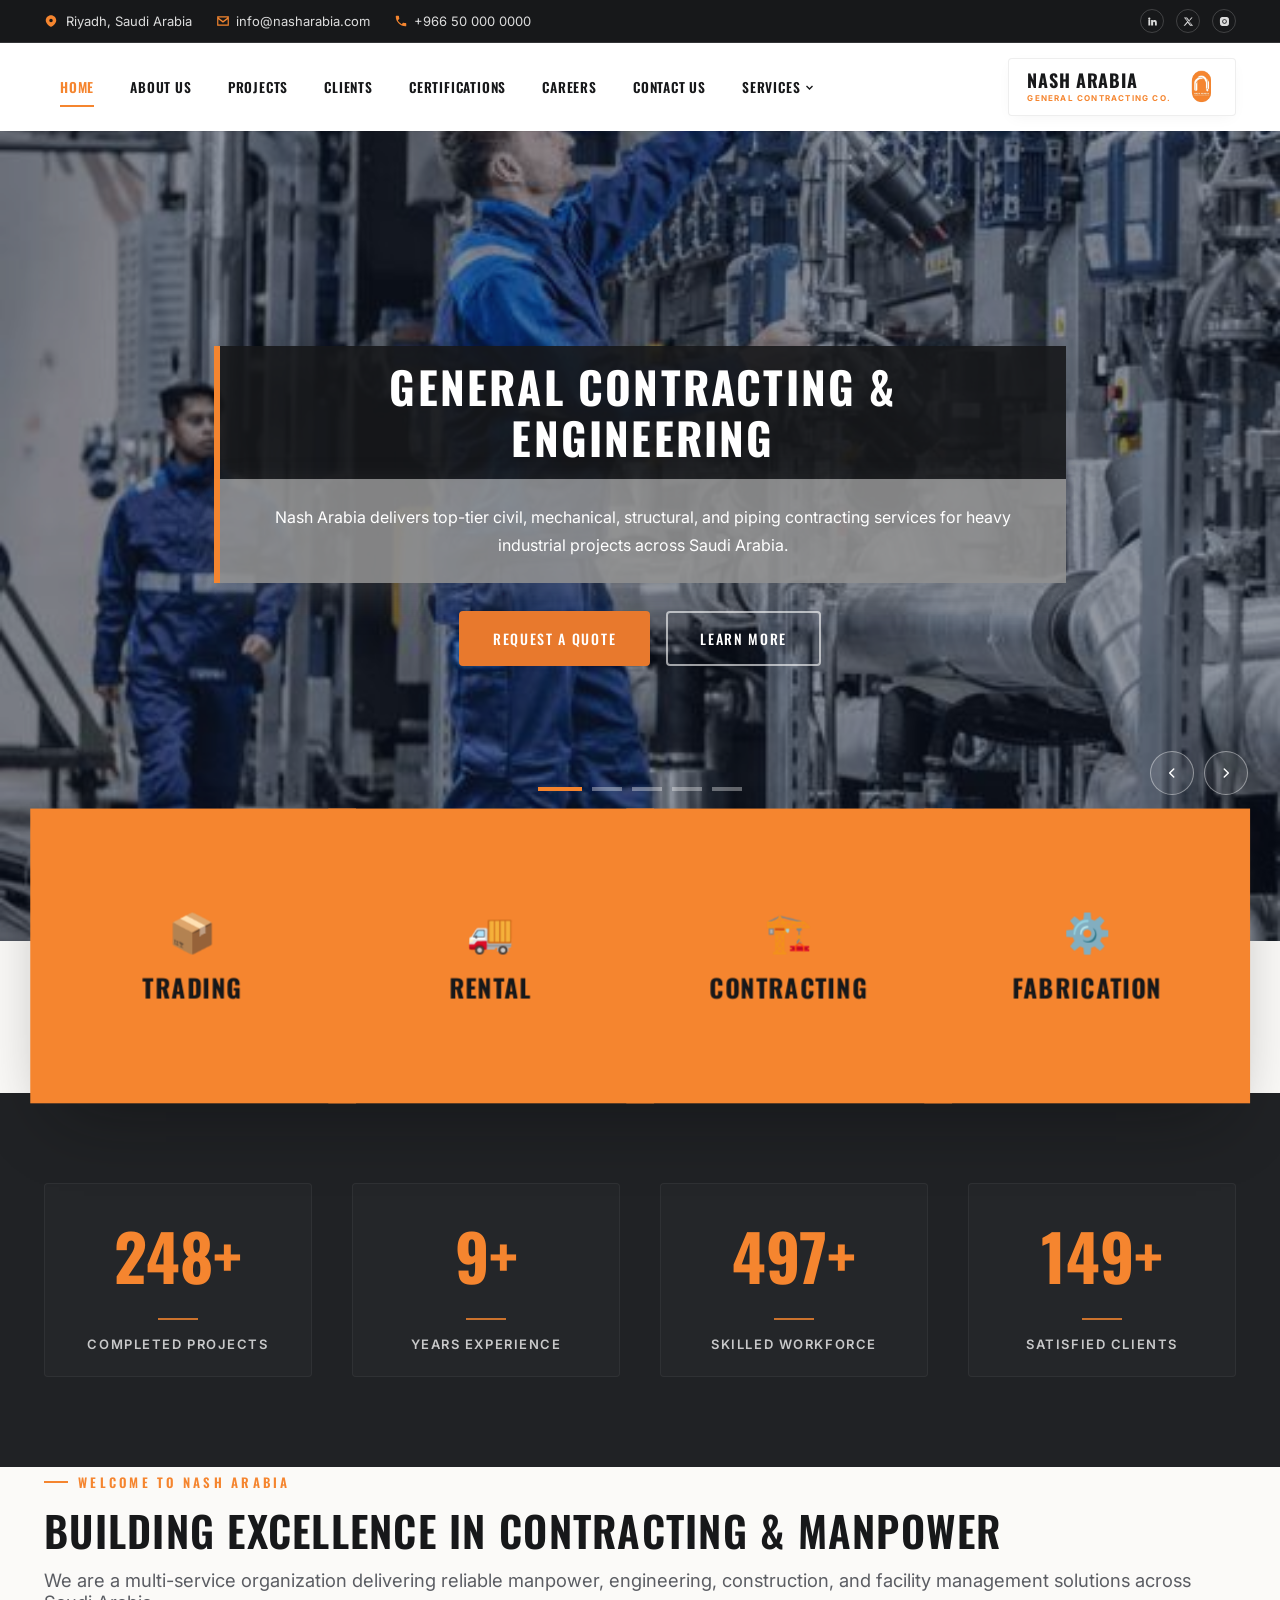
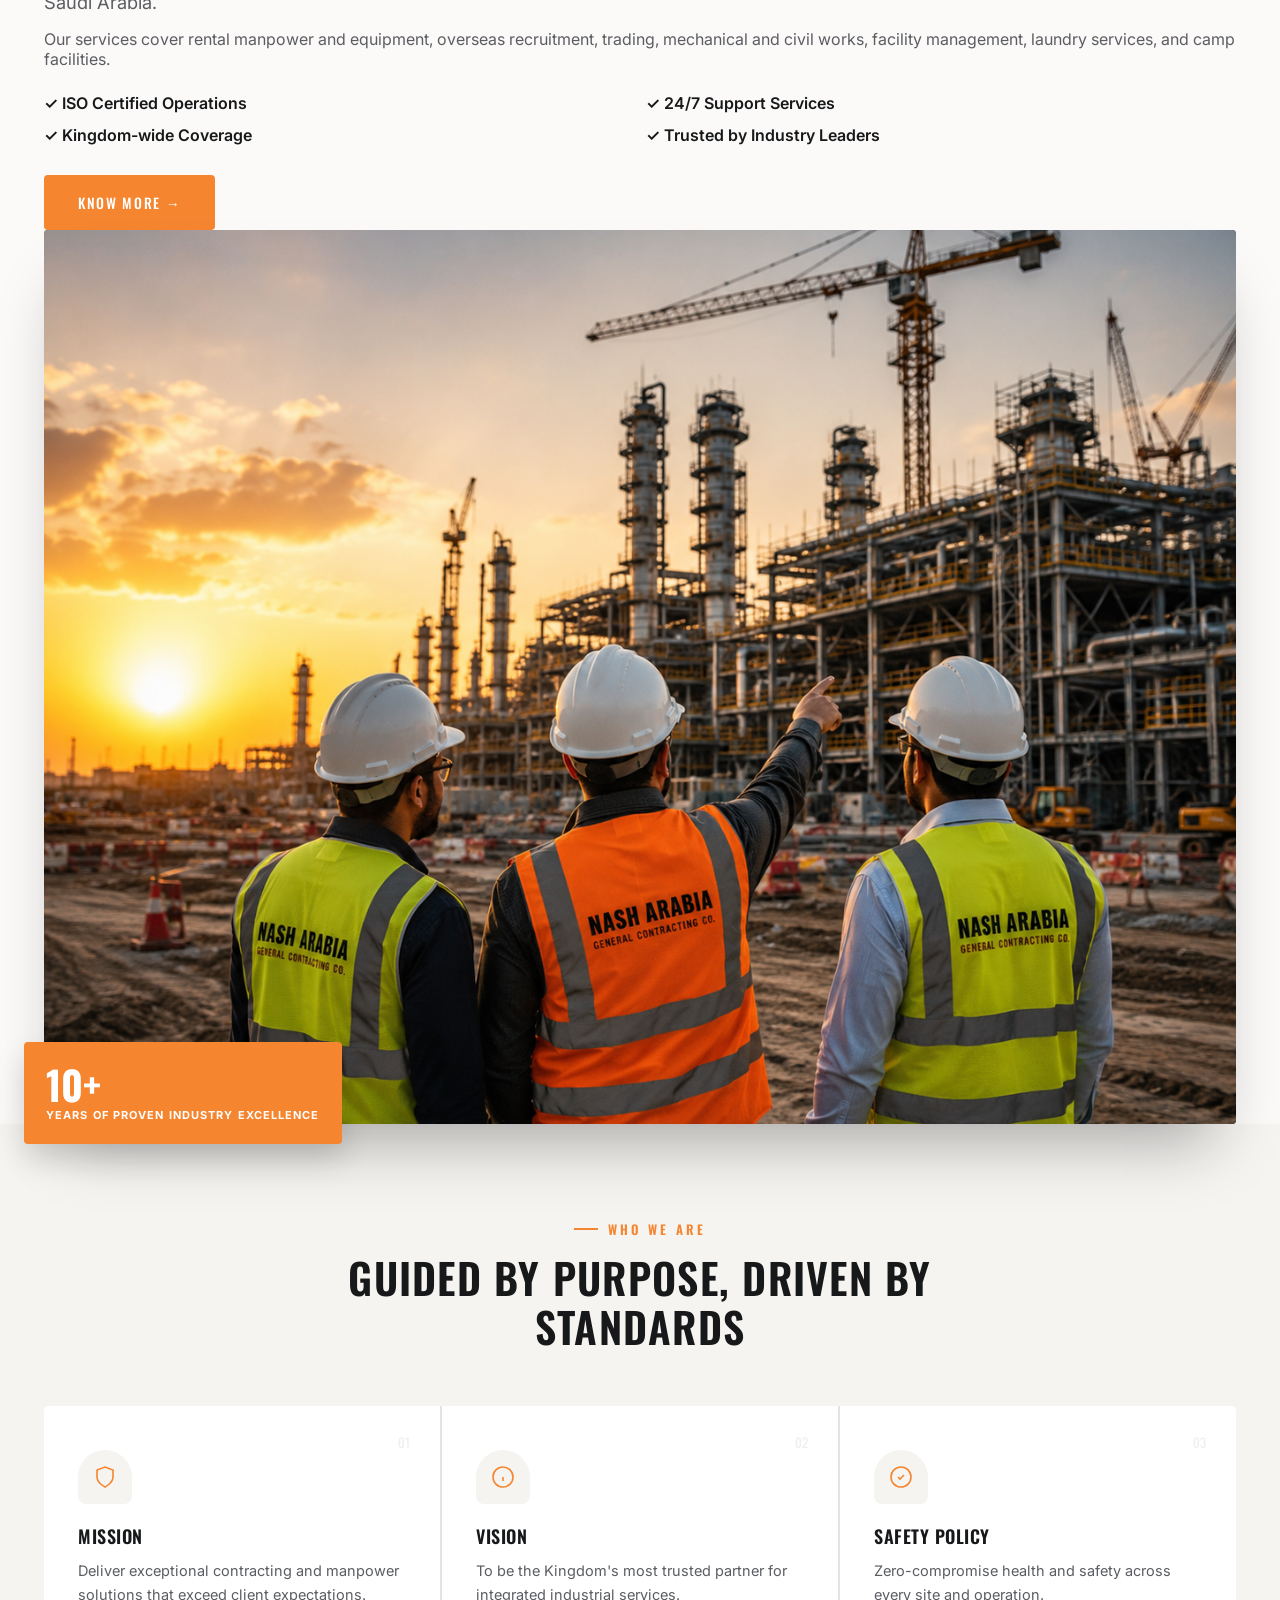
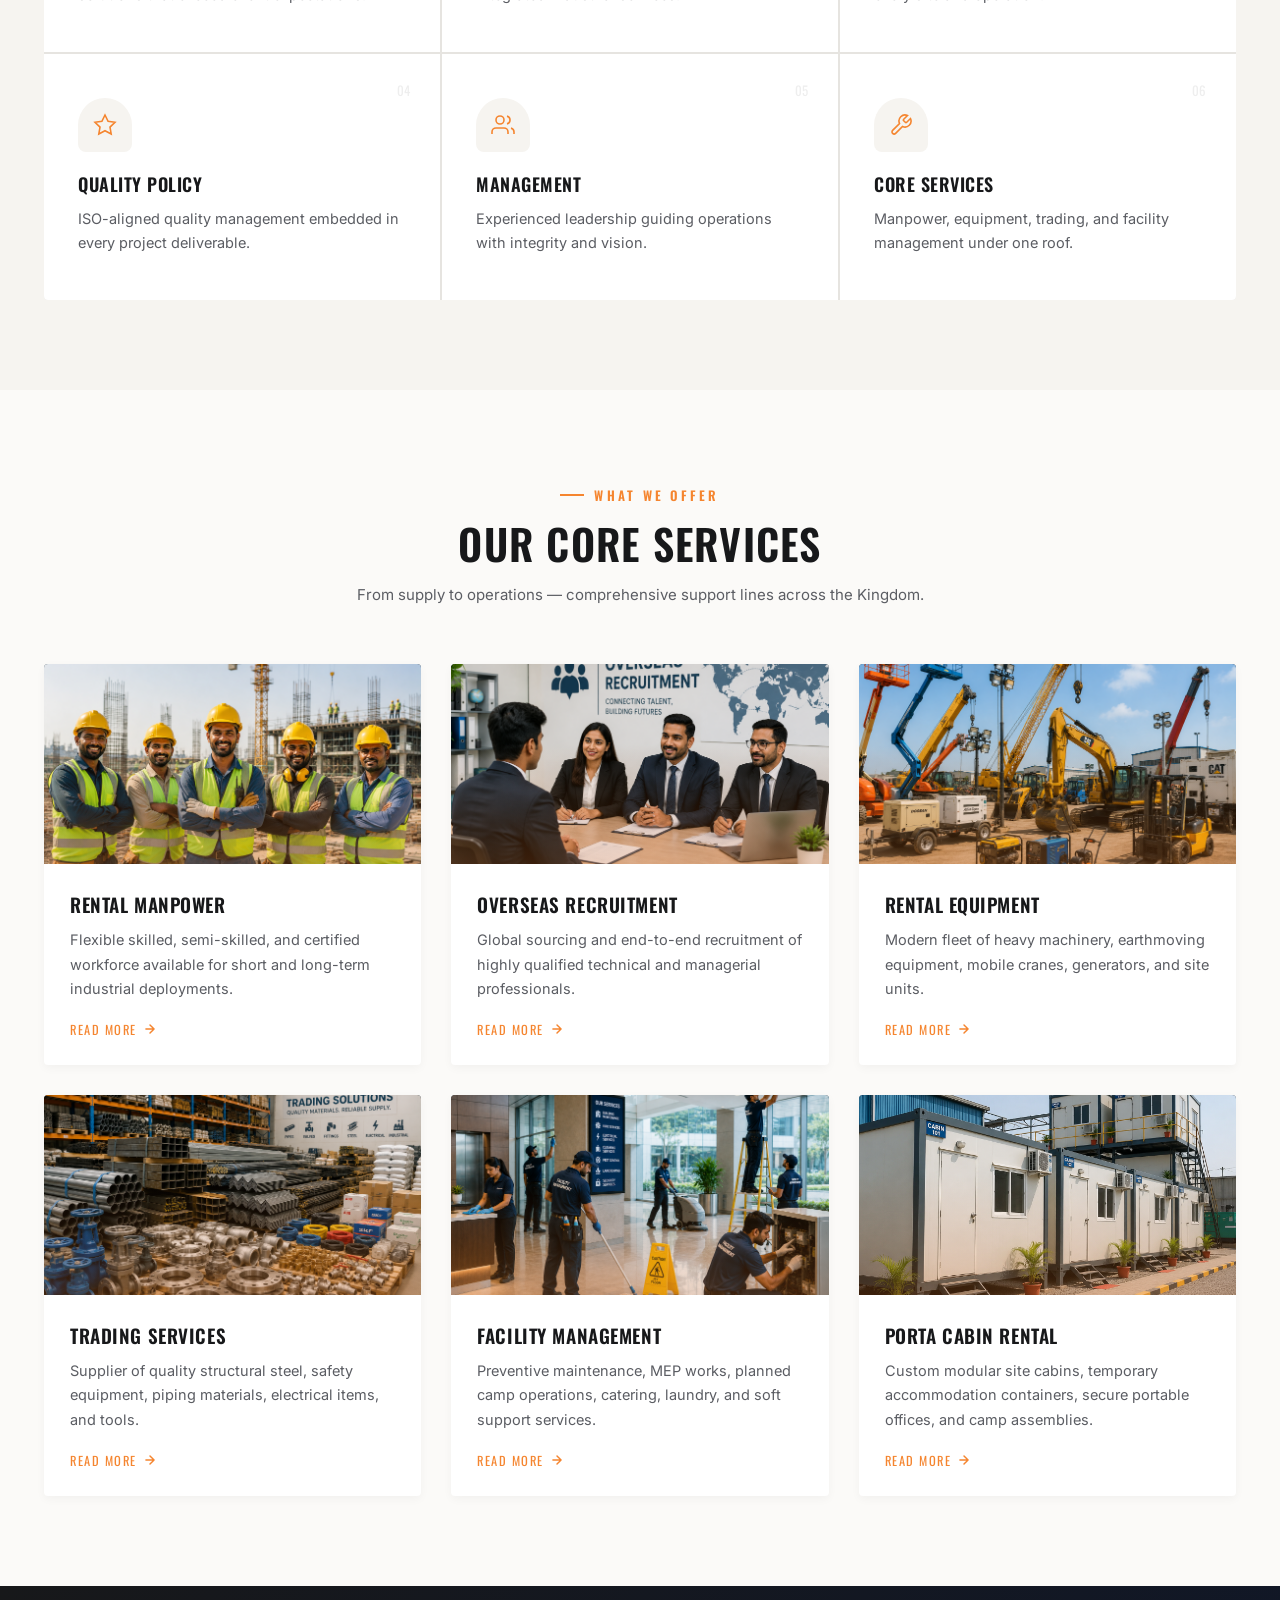
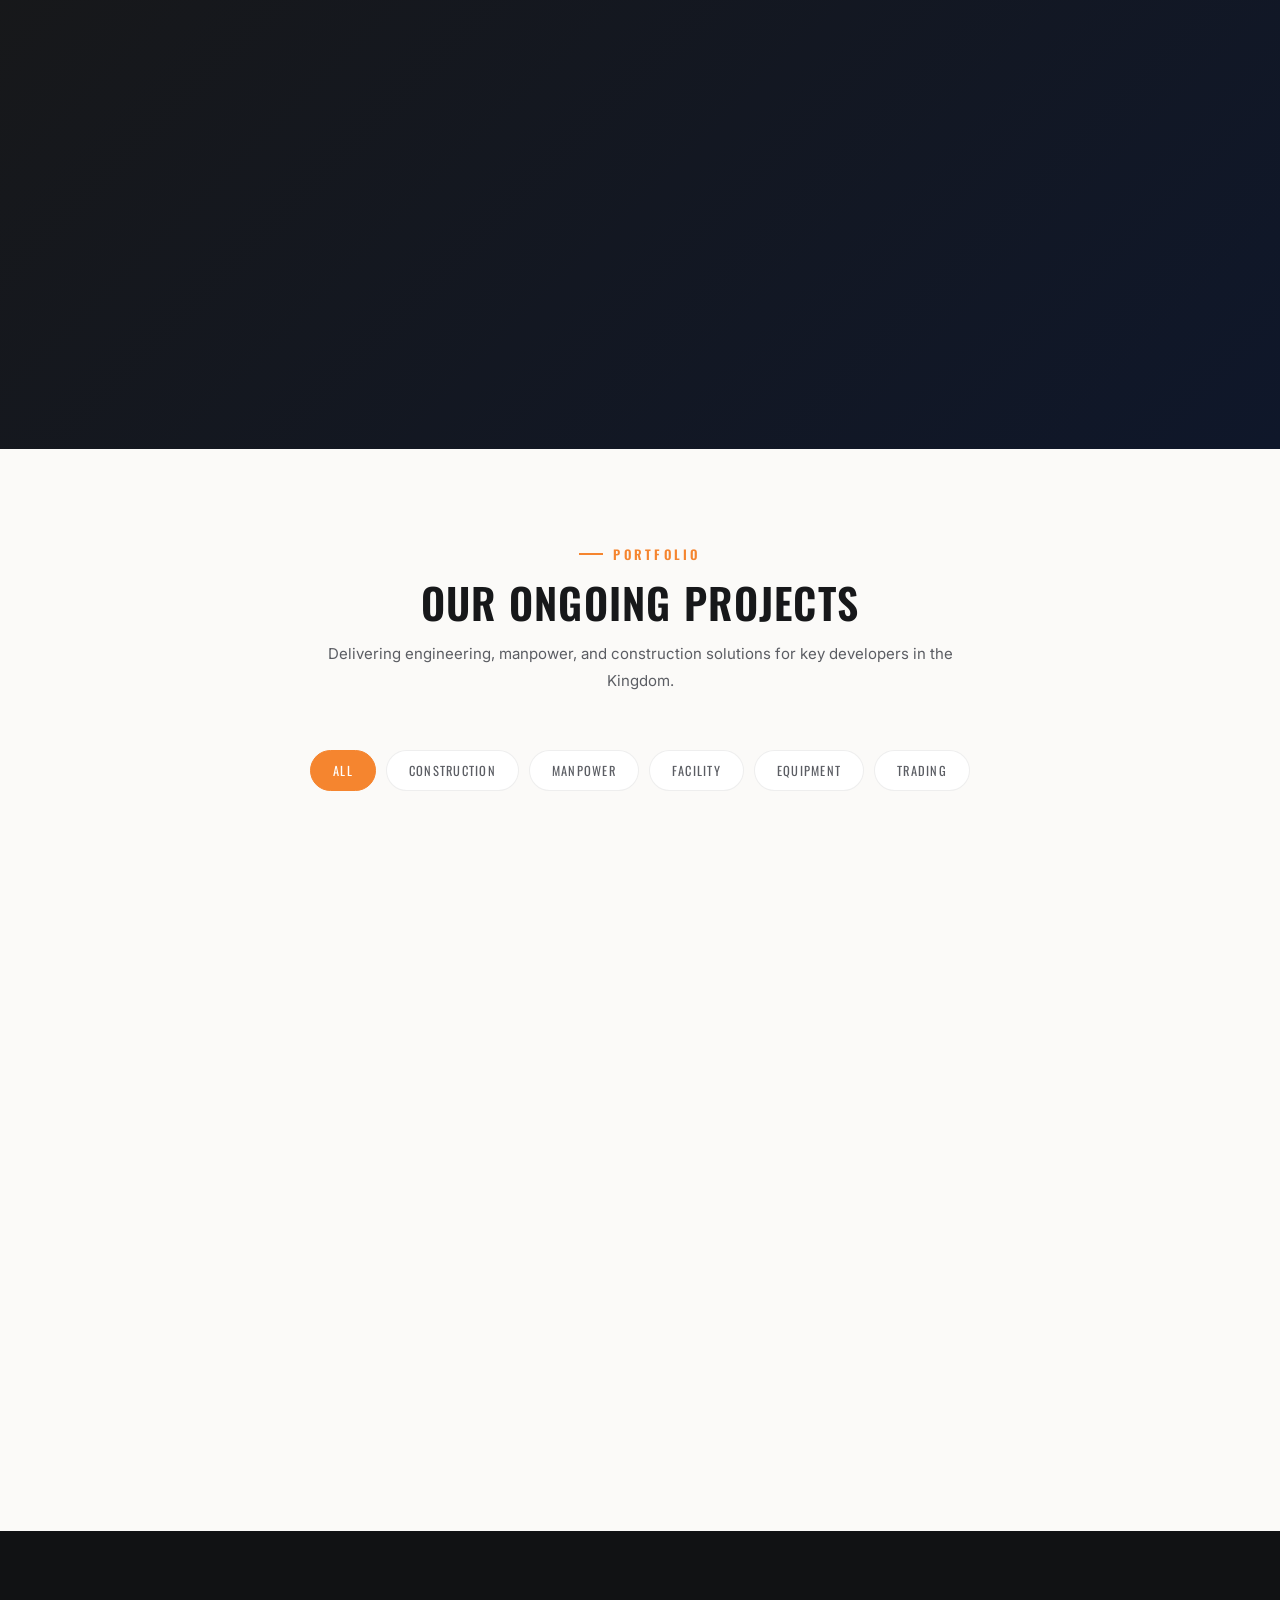
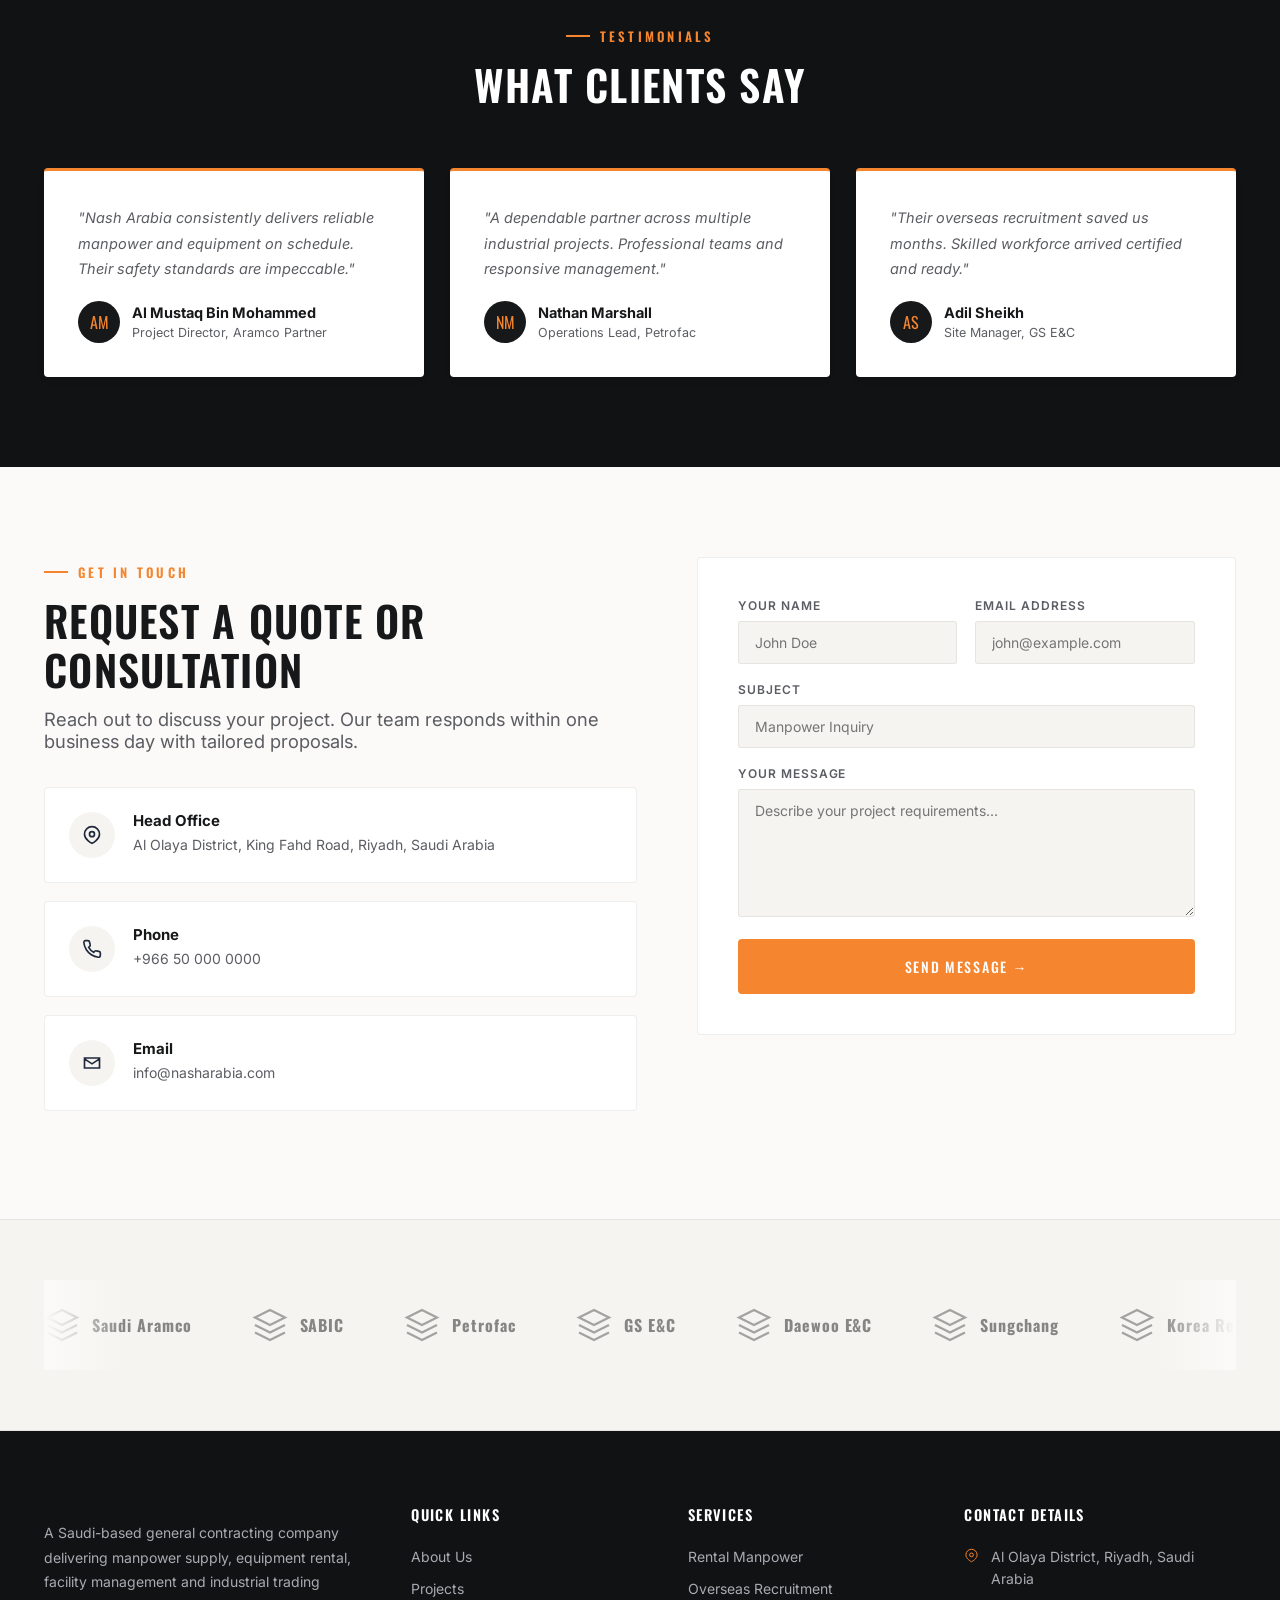
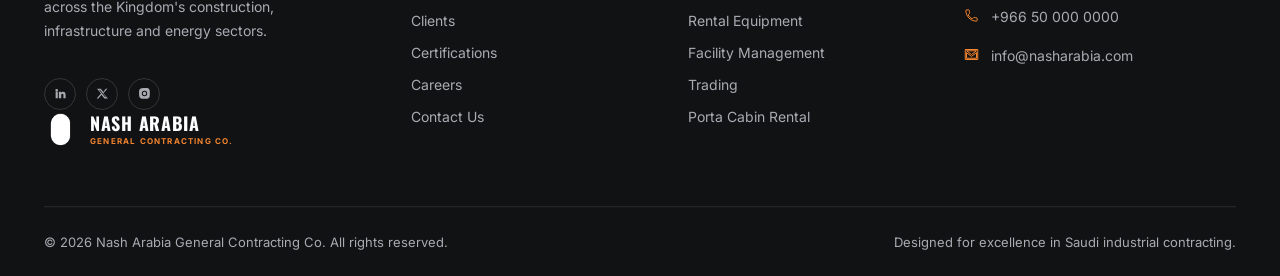
<file: index.html>
<!DOCTYPE html>
<html lang="en">
<head>
<meta charset="UTF-8" />
<meta name="viewport" content="width=device-width, initial-scale=1.0" />
<title>Nash Arabia General Contracting Company | Manpower, Equipment & Facility Management</title>
<meta name="description" content="Nash Arabia delivers rental manpower, overseas recruitment, rental equipment, trading, facility management and porta cabin services across Saudi Arabia." />
<link rel="icon" href="data:image/svg+xml,%3Csvg xmlns='http://www.w3.org/2000/svg' viewBox='0 0 60 74'%3E%3Cpath d='M6 74V30C6 14.5 16.5 4 30 4S54 14.5 54 30V74H41V32c0-6-4.5-11-11-11s-11 5-11 11v42H6z' fill='%23E8792D'/%3E%3C/svg%3E">
<link rel="preconnect" href="https://fonts.googleapis.com" />
<link rel="preconnect" href="https://fonts.gstatic.com" crossorigin />
<link rel="stylesheet" href="https://fonts.googleapis.com/css2?family=Oswald:wght@500;600;700&family=Inter:wght@400;500;600;700;800&display=swap" />
<link rel="stylesheet" href="css/style.css" />
<noscript><style>.reveal{opacity:1!important;transform:none!important}</style></noscript>
</head>
<body data-page="home">

<!-- ============ HEADER Component ============ -->
<div id="site-header"></div>

<!-- ============ HERO SLIDER (Matching Scaffolding Theme) ============ -->
<section class="hero" id="home">
  <div class="hero-slider">
    <!-- Slide 1: Contracting -->
    <div class="hero-slide is-active">
      <div class="hero-bg" style="background-image:url('images/hero1.jpg')"></div>
      <div class="container hero-content">
        <div class="hero-title-box">
          <h1>General Contracting &amp; Engineering</h1>
        </div>
        <div class="hero-desc-box">
          <p>Nash Arabia delivers top-tier civil, mechanical, structural, and piping contracting services for heavy industrial projects across Saudi Arabia.</p>
        </div>
        <div class="hero-ctas">
          <a href="contact.html" class="btn btn-primary">Request a Quote</a>
          <a href="about.html" class="btn btn-outline">Learn More</a>
        </div>
      </div>
    </div>
    
    <!-- Slide 2: Manpower -->
    <div class="hero-slide">
      <div class="hero-bg" style="background-image:url('images/hero2.jpg')"></div>
      <div class="container hero-content">
        <div class="hero-title-box">
          <h1>Rental Manpower Solutions</h1>
        </div>
        <div class="hero-desc-box">
          <p>Highly trained, certified, and fully compliant skilled manpower ready for rapid mobilization in construction and industrial sectors.</p>
        </div>
        <div class="hero-ctas">
          <a href="manpower.html" class="btn btn-primary">View Trades</a>
          <a href="contact.html" class="btn btn-outline">Hire Talent</a>
        </div>
      </div>
    </div>

    <!-- Slide 3: Equipment -->
    <div class="hero-slide">
      <div class="hero-bg" style="background-image:url('images/hero3.jpg')"></div>
      <div class="container hero-content">
        <div class="hero-title-box">
          <h1>Heavy Equipment Rental</h1>
        </div>
        <div class="hero-desc-box">
          <p>Modern and well-maintained fleet of heavy cranes, loaders, excavators, and generators supporting large-scale projects.</p>
        </div>
        <div class="hero-ctas">
          <a href="rental_equipment.html" class="btn btn-primary">Explore Fleet</a>
          <a href="contact.html" class="btn btn-outline">Get Rates</a>
        </div>
      </div>
    </div>

    <!-- Slide 4: Trading -->
    <div class="hero-slide">
      <div class="hero-bg" style="background-image:url('images/hero4.jpg')"></div>
      <div class="container hero-content">
        <div class="hero-title-box">
          <h1>Industrial Materials Trading</h1>
        </div>
        <div class="hero-desc-box">
          <p>Trusted supplier of construction materials, electrical supplies, mechanical products, and engineering consumables.</p>
        </div>
        <div class="hero-ctas">
          <a href="trading.html" class="btn btn-primary">View Products</a>
          <a href="contact.html" class="btn btn-outline">Request Catalog</a>
        </div>
      </div>
    </div>

    <!-- Slide 5: Facility Management -->
    <div class="hero-slide">
      <div class="hero-bg" style="background-image:url('images/hero5.jpg')"></div>
      <div class="container hero-content">
        <div class="hero-title-box">
          <h1>Turnkey Facility Management</h1>
        </div>
        <div class="hero-desc-box">
          <p>Integrated camp operations, laundry services, planned maintenance, and support solutions for industrial projects.</p>
        </div>
        <div class="hero-ctas">
          <a href="facility_management.html" class="btn btn-primary">Our Facility Services</a>
          <a href="contact.html" class="btn btn-outline">Consult Expert</a>
        </div>
      </div>
    </div>
  </div>

  <!-- Navigation Dots & Arrows -->
  <div class="hero-dots"></div>
  <div class="hero-arrows">
    <button class="hero-arrow prev" aria-label="Previous slide">
      <svg viewBox="0 0 24 24"><path d="M15 19l-7-7 7-7" fill="none" stroke="#fff" stroke-width="2.5" stroke-linecap="round" stroke-linejoin="round"/></svg>
    </button>
    <button class="hero-arrow next" aria-label="Next slide">
      <svg viewBox="0 0 24 24"><path d="M9 5l7 7-7 7" fill="none" stroke="#fff" stroke-width="2.5" stroke-linecap="round" stroke-linejoin="round"/></svg>
    </button>
  </div>
</section>

<!-- ============ FLOATING 3D SERVICE BOXES (Matching Photo 3) ============ -->
<section class="service-float">
  <div class="container">
    <div class="service-float-grid" data-stagger>
      
      <!-- Box 1: TRADING -->
      <div class="cube-container reveal">
        <div class="cube">
          <div class="cube-face front">
            <span class="cube-icon">📦</span>
            <h3>Trading</h3>
          </div>
          <div class="cube-face top">
            <h4>Industrial Trading</h4>
            <ul class="cube-links">
              <li><a href="trading.html#materials">Construction Materials</a></li>
              <li><a href="trading.html#electrical">Electrical Supplies</a></li>
              <li><a href="trading.html#mechanical">Mechanical Products</a></li>
              <li><a href="trading.html#safety">Safety Equipment</a></li>
            </ul>
            <a href="trading.html" class="cube-more">View Page <svg viewBox="0 0 24 24"><path d="M5 12h14M12 5l7 7-7 7" fill="none" stroke="currentColor" stroke-width="2.5" stroke-linecap="round" stroke-linejoin="round"/></svg></a>
          </div>
        </div>
      </div>

      <!-- Box 2: RENTAL -->
      <div class="cube-container reveal">
        <div class="cube">
          <div class="cube-face front">
            <span class="cube-icon">🚚</span>
            <h3>Rental</h3>
          </div>
          <div class="cube-face top">
            <h4>Equipment &amp; Cabin Rental</h4>
            <ul class="cube-links">
              <li><a href="rental_equipment.html#heavy">Heavy Machinery</a></li>
              <li><a href="rental_equipment.html#generators">Power Generators</a></li>
              <li><a href="porta_cabin_rental.html">Modular Porta Cabins</a></li>
              <li><a href="rental_equipment.html#compressors">Air Compressors</a></li>
            </ul>
            <a href="rental_equipment.html" class="cube-more">View Page <svg viewBox="0 0 24 24"><path d="M5 12h14M12 5l7 7-7 7" fill="none" stroke="currentColor" stroke-width="2.5" stroke-linecap="round" stroke-linejoin="round"/></svg></a>
          </div>
        </div>
      </div>

      <!-- Box 3: CONTRACTING -->
      <div class="cube-container reveal">
        <div class="cube">
          <div class="cube-face front">
            <span class="cube-icon">🏗️</span>
            <h3>Contracting</h3>
          </div>
          <div class="cube-face top">
            <h4>General Contracting</h4>
            <ul class="cube-links">
              <li><a href="manpower.html">Manpower Supply</a></li>
              <li><a href="overseas_recruitment.html">Overseas Recruitment</a></li>
              <li><a href="facility_management.html">Facility Management</a></li>
              <li><a href="about.html#works">Civil &amp; Mechanical Works</a></li>
            </ul>
            <a href="services.html" class="cube-more">View Page <svg viewBox="0 0 24 24"><path d="M5 12h14M12 5l7 7-7 7" fill="none" stroke="currentColor" stroke-width="2.5" stroke-linecap="round" stroke-linejoin="round"/></svg></a>
          </div>
        </div>
      </div>

      <!-- Box 4: FABRICATION -->
      <div class="cube-container reveal">
        <div class="cube">
          <div class="cube-face front">
            <span class="cube-icon">⚙️</span>
            <h3>Fabrication</h3>
          </div>
          <div class="cube-face top">
            <h4>Industrial Fabrication</h4>
            <ul class="cube-links">
              <li><a href="services.html#fabrication">Structural Steel</a></li>
              <li><a href="services.html#piping">Piping Spools</a></li>
              <li><a href="services.html#tanks">Tank &amp; Vessel Fabrication</a></li>
              <li><a href="services.html#custom">Custom Metal Works</a></li>
            </ul>
            <a href="services.html" class="cube-more">View Page <svg viewBox="0 0 24 24"><path d="M5 12h14M12 5l7 7-7 7" fill="none" stroke="currentColor" stroke-width="2.5" stroke-linecap="round" stroke-linejoin="round"/></svg></a>
          </div>
        </div>
      </div>

    </div>
  </div>
</section>

<!-- ============ STATS ============ -->
<section class="stats-section">
  <div class="container stats-grid" id="statsGrid">
    <div class="stat"><div class="stat-num" data-target="250">0</div><span class="stat-suffix">+</span><div class="stat-bar"></div><div class="stat-label">Completed Projects</div></div>
    <div class="stat"><div class="stat-num" data-target="10">0</div><span class="stat-suffix">+</span><div class="stat-bar"></div><div class="stat-label">Years Experience</div></div>
    <div class="stat"><div class="stat-num" data-target="500">0</div><span class="stat-suffix">+</span><div class="stat-bar"></div><div class="stat-label">Skilled Workforce</div></div>
    <div class="stat"><div class="stat-num" data-target="150">0</div><span class="stat-suffix">+</span><div class="stat-bar"></div><div class="stat-label">Satisfied Clients</div></div>
  </div>
</section>

<!-- ============ ABOUT ============ -->
<section class="about-section" id="about">
  <div class="container about-grid">
    <div class="about-left reveal">
      <div class="eyebrow"><span>Welcome to Nash Arabia</span></div>
      <h2>Building Excellence in <span class="text-orange">Contracting</span> &amp; Manpower</h2>
      <p class="lead" style="font-size: 1.15rem; color: var(--ink-soft); margin: 15px 0;">We are a multi-service organization delivering reliable manpower, engineering, construction, and facility management solutions across Saudi Arabia.</p>
      <p style="color: var(--ink-soft); margin-bottom: 24px;">Our services cover rental manpower and equipment, overseas recruitment, trading, mechanical and civil works, facility management, laundry services, and camp facilities.</p>
      <ul class="check-list" style="list-style:none; display:grid; grid-template-columns:1fr 1fr; gap:12px; margin-bottom:30px; font-weight:600; color:var(--charcoal);">
        <li>✓ ISO Certified Operations</li>
        <li>✓ 24/7 Support Services</li>
        <li>✓ Kingdom-wide Coverage</li>
        <li>✓ Trusted by Industry Leaders</li>
      </ul>
      <a href="about.html" class="btn btn-primary">Know More →</a>
    </div>
    <div class="about-right reveal">
      <div class="media-frame" style="border-radius:var(--radius); aspect-ratio:4/3;">
        <img src="images/about.png" alt="Nash Arabia Operations" style="width:100%; height:100%; object-fit:cover;" />
      </div>
      <div class="about-badge" style="position:absolute; bottom:-20px; left:-20px; background:var(--orange); color:#fff; padding:22px; box-shadow:0 15px 30px rgba(0,0,0,0.15); border-radius:var(--radius);">
        <div class="badge-num" style="font-family:var(--font-display); font-size:40px; font-weight:700; line-height:1;">10+</div>
        <div class="badge-label" style="font-size:11px; text-transform:uppercase; letter-spacing:0.1em; font-weight:700; margin-top:4px;">Years of proven industry excellence</div>
      </div>
    </div>
  </div>
</section>

<!-- ============ MISSION/VISION ============ -->
<section class="mv-section" style="background:var(--off-white); padding:90px 0;">
  <div class="container">
    <div class="sec-head">
      <div class="eyebrow"><span>Who We Are</span></div>
      <h2>Guided by Purpose, Driven by Standards</h2>
    </div>
    <div class="grid-6" style="border-radius:var(--radius); overflow:hidden;">
      <div class="feature-card reveal"><span class="feature-num">01</span><div class="feature-icon"><svg viewBox="0 0 24 24" fill="none" stroke="currentColor" stroke-width="2"><path d="M12 22s8-4 8-10V5l-8-3-8 3v7c0 6 8 10 8 10z"/></svg></div><h3>Mission</h3><p>Deliver exceptional contracting and manpower solutions that exceed client expectations.</p></div>
      <div class="feature-card reveal reveal-delay-1"><span class="feature-num">02</span><div class="feature-icon"><svg viewBox="0 0 24 24" fill="none" stroke="currentColor" stroke-width="2"><circle cx="12" cy="12" r="10"/><path d="M12 16v-4M12 8h.01"/></svg></div><h3>Vision</h3><p>To be the Kingdom's most trusted partner for integrated industrial services.</p></div>
      <div class="feature-card reveal reveal-delay-2"><span class="feature-num">03</span><div class="feature-icon"><svg viewBox="0 0 24 24" fill="none" stroke="currentColor" stroke-width="2"><path d="M12 22c5.523 0 10-4.477 10-10S17.523 2 12 2 2 6.477 2 12s4.477 10 10 10z"/><path d="m9 12 2 2 4-4"/></svg></div><h3>Safety Policy</h3><p>Zero-compromise health and safety across every site and operation.</p></div>
      <div class="feature-card reveal"><span class="feature-num">04</span><div class="feature-icon"><svg viewBox="0 0 24 24" fill="none" stroke="currentColor" stroke-width="2"><path d="M12 2l3.09 6.26L22 9.27l-5 4.87 1.18 6.88L12 17.77l-6.18 3.25L7 14.14 2 9.27l6.91-1.01L12 2z"/></svg></div><h3>Quality Policy</h3><p>ISO-aligned quality management embedded in every project deliverable.</p></div>
      <div class="feature-card reveal reveal-delay-1"><span class="feature-num">05</span><div class="feature-icon"><svg viewBox="0 0 24 24" fill="none" stroke="currentColor" stroke-width="2"><path d="M17 21v-2a4 4 0 0 0-4-4H5a4 4 0 0 0-4 4v2"/><circle cx="9" cy="7" r="4"/><path d="M23 21v-2a4 4 0 0 0-3-3.87"/><path d="M16 3.13a4 4 0 0 1 0 7.75"/></svg></div><h3>Management</h3><p>Experienced leadership guiding operations with integrity and vision.</p></div>
      <div class="feature-card reveal reveal-delay-2"><span class="feature-num">06</span><div class="feature-icon"><svg viewBox="0 0 24 24" fill="none" stroke="currentColor" stroke-width="2"><path d="M14.7 6.3a1 1 0 0 0 0 1.4l1.6 1.6a1 1 0 0 0 1.4 0l3.77-3.77a6 6 0 0 1-7.94 7.94l-6.91 6.91a2.12 2.12 0 0 1-3-3l6.91-6.91a6 6 0 0 1 7.94-7.94l-3.76 3.76z"/></svg></div><h3>Core Services</h3><p>Manpower, equipment, trading, and facility management under one roof.</p></div>
    </div>
  </div>
</section>

<!-- ============ SERVICES ============ -->
<section class="services-section" id="services" style="padding:90px 0;">
  <div class="container">
    <div class="sec-head">
      <div class="eyebrow"><span>What We Offer</span></div>
      <h2>Our Core Services</h2>
      <p>From supply to operations — comprehensive support lines across the Kingdom.</p>
    </div>
    <div class="services-grid">
      <!-- 1 -->
      <article class="service-card reveal">
        <div class="service-media">
          <img src="images/rentalmanpower.png" alt="Rental Manpower" style="width:100%; height:100%; object-fit:cover; position:absolute; inset:0;" />
        </div>
        <div class="service-body">
          <h3>Rental Manpower</h3>
          <p>Flexible skilled, semi-skilled, and certified workforce available for short and long-term industrial deployments.</p>
          <a href="manpower.html" class="service-link">Read More <svg viewBox="0 0 24 24"><path d="M5 12h14M12 5l7 7-7 7" fill="none" stroke="currentColor" stroke-width="2.5" stroke-linecap="round" stroke-linejoin="round"/></svg></a>
        </div>
      </article>
      <!-- 2 -->
      <article class="service-card reveal reveal-delay-1">
        <div class="service-media">
          <img src="images/overseas-recruitment.png" alt="Overseas Recruitment" style="width:100%; height:100%; object-fit:cover; position:absolute; inset:0;" />
        </div>
        <div class="service-body">
          <h3>Overseas Recruitment</h3>
          <p>Global sourcing and end-to-end recruitment of highly qualified technical and managerial professionals.</p>
          <a href="overseas_recruitment.html" class="service-link">Read More <svg viewBox="0 0 24 24"><path d="M5 12h14M12 5l7 7-7 7" fill="none" stroke="currentColor" stroke-width="2.5" stroke-linecap="round" stroke-linejoin="round"/></svg></a>
        </div>
      </article>
      <!-- 3 -->
      <article class="service-card reveal reveal-delay-2">
        <div class="service-media">
          <img src="images/rentalequipment.png" alt="Rental Equipment" style="width:100%; height:100%; object-fit:cover; position:absolute; inset:0;" />
        </div>
        <div class="service-body">
          <h3>Rental Equipment</h3>
          <p>Modern fleet of heavy machinery, earthmoving equipment, mobile cranes, generators, and site units.</p>
          <a href="rental_equipment.html" class="service-link">Read More <svg viewBox="0 0 24 24"><path d="M5 12h14M12 5l7 7-7 7" fill="none" stroke="currentColor" stroke-width="2.5" stroke-linecap="round" stroke-linejoin="round"/></svg></a>
        </div>
      </article>
      <!-- 4 -->
      <article class="service-card reveal">
        <div class="service-media">
          <img src="images/trading.png" alt="Industrial Trading" style="width:100%; height:100%; object-fit:cover; position:absolute; inset:0;" />
        </div>
        <div class="service-body">
          <h3>Trading Services</h3>
          <p>Supplier of quality structural steel, safety equipment, piping materials, electrical items, and tools.</p>
          <a href="trading.html" class="service-link">Read More <svg viewBox="0 0 24 24"><path d="M5 12h14M12 5l7 7-7 7" fill="none" stroke="currentColor" stroke-width="2.5" stroke-linecap="round" stroke-linejoin="round"/></svg></a>
        </div>
      </article>
      <!-- 5 -->
      <article class="service-card reveal reveal-delay-1">
        <div class="service-media">
          <img src="images/facilitymanagement.png" alt="Facility Management" style="width:100%; height:100%; object-fit:cover; position:absolute; inset:0;" />
        </div>
        <div class="service-body">
          <h3>Facility Management</h3>
          <p>Preventive maintenance, MEP works, planned camp operations, catering, laundry, and soft support services.</p>
          <a href="facility_management.html" class="service-link">Read More <svg viewBox="0 0 24 24"><path d="M5 12h14M12 5l7 7-7 7" fill="none" stroke="currentColor" stroke-width="2.5" stroke-linecap="round" stroke-linejoin="round"/></svg></a>
        </div>
      </article>
      <!-- 6 -->
      <article class="service-card reveal reveal-delay-2">
        <div class="service-media">
          <img src="images/portacabin.png" alt="Porta Cabin Rental" style="width:100%; height:100%; object-fit:cover; position:absolute; inset:0;" />
        </div>
        <div class="service-body">
          <h3>Porta Cabin Rental</h3>
          <p>Custom modular site cabins, temporary accommodation containers, secure portable offices, and camp assemblies.</p>
          <a href="porta_cabin_rental.html" class="service-link">Read More <svg viewBox="0 0 24 24"><path d="M5 12h14M12 5l7 7-7 7" fill="none" stroke="currentColor" stroke-width="2.5" stroke-linecap="round" stroke-linejoin="round"/></svg></a>
        </div>
      </article>
    </div>
  </div>
</section>

<!-- ============ SUSTAINABILITY ============ -->
<section class="section-dark" style="padding:90px 0; background:linear-gradient(135deg, #17181A 0%, #0F172A 100%);">
  <div class="container" style="display:grid; grid-template-columns:1fr 1fr; gap:60px; align-items:center;">
    <div class="reveal">
      <div class="eyebrow"><span>Sustainability</span></div>
      <h2 style="color:#fff;">Building Sustainable Infrastructure for <span class="text-orange">Tomorrow</span></h2>
      <p style="color:rgba(255,255,255,0.8); font-size:1.1rem; line-height:1.75; margin-top:20px;">Health, safety, quality assurance, environmental responsibility, and sustainable project execution guide every decision we make.</p>
    </div>
    <div class="reveal reveal-delay-1" style="display:grid; grid-template-columns:1fr 1fr; gap:20px;">
      <div style="background:rgba(255,255,255,0.04); border:1px solid rgba(255,255,255,0.08); padding:24px; border-radius:var(--radius);">
        <svg viewBox="0 0 24 24" fill="none" stroke="var(--orange)" stroke-width="2" style="width:24px; height:24px; margin-bottom:12px;"><path d="M22 11.08V12a10 10 0 1 1-5.93-9.14"/><path d="M22 4L12 14.01l-3-3"/></svg>
        <div style="font-weight:700; color:#fff; font-size:15px;">Safety Compliance</div>
      </div>
      <div style="background:rgba(255,255,255,0.04); border:1px solid rgba(255,255,255,0.08); padding:24px; border-radius:var(--radius);">
        <svg viewBox="0 0 24 24" fill="none" stroke="var(--orange)" stroke-width="2" style="width:24px; height:24px; margin-bottom:12px;"><path d="M12 22c5.523 0 10-4.477 10-10S17.523 2 12 2 2 6.477 2 12s4.477 10 10 10z"/><path d="M12 6v6l4 2"/></svg>
        <div style="font-weight:700; color:#fff; font-size:15px;">On-Time Delivery</div>
      </div>
      <div style="background:rgba(255,255,255,0.04); border:1px solid rgba(255,255,255,0.08); padding:24px; border-radius:var(--radius);">
        <svg viewBox="0 0 24 24" fill="none" stroke="var(--orange)" stroke-width="2" style="width:24px; height:24px; margin-bottom:12px;"><path d="M2 16V4a2 2 0 0 1 2-2h16a2 2 0 0 1 2 2v12a2 2 0 0 1-2 2H4a2 2 0 0 1-2-2z"/><path d="M6 22h12M10 18v4M14 18v4"/></svg>
        <div style="font-weight:700; color:#fff; font-size:15px;">Modern Tech</div>
      </div>
      <div style="background:rgba(255,255,255,0.04); border:1px solid rgba(255,255,255,0.08); padding:24px; border-radius:var(--radius);">
        <svg viewBox="0 0 24 24" fill="none" stroke="var(--orange)" stroke-width="2" style="width:24px; height:24px; margin-bottom:12px;"><path d="M12 2l3.09 6.26L22 9.27l-5 4.87 1.18 6.88L12 17.77l-6.18 3.25L7 14.14 2 9.27l6.91-1.01L12 2z"/></svg>
        <div style="font-weight:700; color:#fff; font-size:15px;">Quality Assurance</div>
      </div>
    </div>
  </div>
</section>

<!-- ============ PROJECTS ============ -->
<section class="projects-section" id="projects" style="padding:90px 0;">
  <div class="container">
    <div class="sec-head">
      <div class="eyebrow"><span>Portfolio</span></div>
      <h2>Our Ongoing Projects</h2>
      <p>Delivering engineering, manpower, and construction solutions for key developers in the Kingdom.</p>
    </div>
    <div class="filters">
      <button class="filter-btn is-active" data-filter="all">All</button>
      <button class="filter-btn" data-filter="construction">Construction</button>
      <button class="filter-btn" data-filter="manpower">Manpower</button>
      <button class="filter-btn" data-filter="facility">Facility</button>
      <button class="filter-btn" data-filter="equipment">Equipment</button>
      <button class="filter-btn" data-filter="trading">Trading</button>
    </div>
    <div class="projects-grid">
      <!-- P1 -->
      <div class="project-card reveal" data-cat="construction">
        <div class="project-overlay">
          <div class="project-tag">Construction</div>
          <h3>Industrial Complex Expansion</h3>
          <span>Riyadh Industrial Area</span>
        </div>
      </div>
      <!-- P2 -->
      <div class="project-card reveal reveal-delay-1" data-cat="manpower">
        <div class="project-overlay">
          <div class="project-tag">Manpower</div>
          <h3>Refinery Manpower Deployment</h3>
          <span>Jubail Refinery Project</span>
        </div>
      </div>
      <!-- P3 -->
      <div class="project-card reveal reveal-delay-2" data-cat="facility">
        <div class="project-overlay">
          <div class="project-tag">Facility</div>
          <h3>Camp Facility Management</h3>
          <span>Eastern Province Camp Support</span>
        </div>
      </div>
      <!-- P4 -->
      <div class="project-card reveal" data-cat="equipment">
        <div class="project-overlay">
          <div class="project-tag">Equipment</div>
          <h3>Heavy Equipment Rental</h3>
          <span>NEOM Infrastructure Support</span>
        </div>
      </div>
      <!-- P5 -->
      <div class="project-card reveal reveal-delay-1" data-cat="construction">
        <div class="project-overlay">
          <div class="project-tag">Construction</div>
          <h3>Civil Works Program</h3>
          <span>Dammam Pipeline Works</span>
        </div>
      </div>
      <!-- P6 -->
      <div class="project-card reveal reveal-delay-2" data-cat="trading">
        <div class="project-overlay">
          <div class="project-tag">Trading</div>
          <h3>Materials Supply Contract</h3>
          <span>Riyadh Commercial Towers</span>
        </div>
      </div>
    </div>
  </div>
</section>

<!-- ============ TESTIMONIALS ============ -->
<section class="section-dark" style="background:#111214; padding:90px 0;">
  <div class="container">
    <div class="sec-head">
      <div class="eyebrow"><span>Testimonials</span></div>
      <h2 style="color:#fff;">What Clients Say</h2>
    </div>
    <div class="testi-grid">
      <div class="testi-card reveal">
        <p>"Nash Arabia consistently delivers reliable manpower and equipment on schedule. Their safety standards are impeccable."</p>
        <div class="testi-who">
          <div class="testi-avatar">AM</div>
          <div>
            <b>Al Mustaq Bin Mohammed</b>
            <span>Project Director, Aramco Partner</span>
          </div>
        </div>
      </div>
      <div class="testi-card reveal reveal-delay-1">
        <p>"A dependable partner across multiple industrial projects. Professional teams and responsive management."</p>
        <div class="testi-who">
          <div class="testi-avatar">NM</div>
          <div>
            <b>Nathan Marshall</b>
            <span>Operations Lead, Petrofac</span>
          </div>
        </div>
      </div>
      <div class="testi-card reveal reveal-delay-2">
        <p>"Their overseas recruitment saved us months. Skilled workforce arrived certified and ready."</p>
        <div class="testi-who">
          <div class="testi-avatar">AS</div>
          <div>
            <b>Adil Sheikh</b>
            <span>Site Manager, GS E&amp;C</span>
          </div>
        </div>
      </div>
    </div>
  </div>
</section>

<!-- ============ CONTACT / QUOTE ============ -->
<section class="contact-section" id="contact" style="padding:90px 0;">
  <div class="container contact-grid">
    <div class="contact-info reveal">
      <div class="eyebrow"><span>Get In Touch</span></div>
      <h2>Request a Quote or <span class="text-orange">Consultation</span></h2>
      <p class="lead" style="font-size:1.15rem; color:var(--ink-soft); margin:15px 0 35px 0;">Reach out to discuss your project. Our team responds within one business day with tailored proposals.</p>
      
      <div class="contact-info-card">
        <div class="contact-icon"><svg viewBox="0 0 24 24"><path d="M12 2C7 2 3 6 3 11c0 6.5 9 11 9 11s9-4.5 9-11c0-5-4-9-9-9zm0 12a3 3 0 110-6 3 3 0 010 6z" fill="none" stroke="currentColor" stroke-width="2"/></svg></div>
        <div>
          <h4>Head Office</h4>
          <p>Al Olaya District, King Fahd Road, Riyadh, Saudi Arabia</p>
        </div>
      </div>
      <div class="contact-info-card">
        <div class="contact-icon"><svg viewBox="0 0 24 24"><path d="M22 16.9v3a2 2 0 0 1-2.2 2 19.8 19.8 0 0 1-8.6-3 19.5 19.5 0 0 1-6-6 19.8 19.8 0 0 1-3-8.7A2 2 0 0 1 4.1 2h3a2 2 0 0 1 2 1.7c.1 1 .4 2 .7 3a2 2 0 0 1-.5 2.1L8 10a16 16 0 0 0 6 6l1.2-1.3a2 2 0 0 1 2.1-.5c1 .3 2 .5 3 .7a2 2 0 0 1 1.7 2Z" fill="none" stroke="currentColor" stroke-width="2"/></svg></div>
        <div>
          <h4>Phone</h4>
          <p>+966 50 000 0000</p>
        </div>
      </div>
      <div class="contact-info-card">
        <div class="contact-icon"><svg viewBox="0 0 24 24"><path d="m3 7 9 6 9-6M3 6h18v12H3z" fill="none" stroke="currentColor" stroke-width="2"/></svg></div>
        <div>
          <h4>Email</h4>
          <p>info@nasharabia.com</p>
        </div>
      </div>
    </div>
    
    <div class="reveal reveal-delay-1">
      <form class="form-card contact-form" id="quoteForm">
        <div class="form-row">
          <div class="field">
            <label>Your Name</label>
            <input type="text" placeholder="John Doe" required />
          </div>
          <div class="field">
            <label>Email Address</label>
            <input type="email" placeholder="john@example.com" required />
          </div>
        </div>
        <div class="field">
          <label>Subject</label>
          <input type="text" placeholder="Manpower Inquiry" required />
        </div>
        <div class="field">
          <label>Your Message</label>
          <textarea rows="6" placeholder="Describe your project requirements..." required></textarea>
        </div>
        <button type="submit" class="btn btn-primary btn-block">Send Message →</button>
        <div class="form-success">
          <svg viewBox="0 0 24 24" fill="none" stroke="currentColor" stroke-width="2" style="width:20px; height:20px;"><path d="M22 11.08V12a10 10 0 1 1-5.93-9.14"/><path d="M22 4L12 14.01l-3-3"/></svg>
          <span>Thanks — we'll be in touch shortly.</span>
        </div>
      </form>
    </div>
  </div>
</section>

<!-- ============ CLIENTS ============ -->
<section class="clients-section" style="padding:60px 0; background:var(--off-white); border-top:1px solid var(--line); border-bottom:1px solid var(--line);">
  <div class="container">
    <div class="marquee">
      <div class="marquee-track">
        <div class="client-logo"><svg viewBox="0 0 24 24"><path d="M12 2L2 7l10 5 10-5-10-5zM2 17l10 5 10-5M2 12l10 5 10-5"/></svg><b>Saudi Aramco</b></div>
        <div class="client-logo"><svg viewBox="0 0 24 24"><path d="M12 2L2 7l10 5 10-5-10-5zM2 17l10 5 10-5M2 12l10 5 10-5"/></svg><b>SABIC</b></div>
        <div class="client-logo"><svg viewBox="0 0 24 24"><path d="M12 2L2 7l10 5 10-5-10-5zM2 17l10 5 10-5M2 12l10 5 10-5"/></svg><b>Petrofac</b></div>
        <div class="client-logo"><svg viewBox="0 0 24 24"><path d="M12 2L2 7l10 5 10-5-10-5zM2 17l10 5 10-5M2 12l10 5 10-5"/></svg><b>GS E&amp;C</b></div>
        <div class="client-logo"><svg viewBox="0 0 24 24"><path d="M12 2L2 7l10 5 10-5-10-5zM2 17l10 5 10-5M2 12l10 5 10-5"/></svg><b>Daewoo E&amp;C</b></div>
        <div class="client-logo"><svg viewBox="0 0 24 24"><path d="M12 2L2 7l10 5 10-5-10-5zM2 17l10 5 10-5M2 12l10 5 10-5"/></svg><b>Sungchang</b></div>
        <div class="client-logo"><svg viewBox="0 0 24 24"><path d="M12 2L2 7l10 5 10-5-10-5zM2 17l10 5 10-5M2 12l10 5 10-5"/></svg><b>Korea Rental Corp</b></div>
        
        <!-- Duplicate for Marquee Loop -->
        <div class="client-logo"><svg viewBox="0 0 24 24"><path d="M12 2L2 7l10 5 10-5-10-5zM2 17l10 5 10-5M2 12l10 5 10-5"/></svg><b>Saudi Aramco</b></div>
        <div class="client-logo"><svg viewBox="0 0 24 24"><path d="M12 2L2 7l10 5 10-5-10-5zM2 17l10 5 10-5M2 12l10 5 10-5"/></svg><b>SABIC</b></div>
        <div class="client-logo"><svg viewBox="0 0 24 24"><path d="M12 2L2 7l10 5 10-5-10-5zM2 17l10 5 10-5M2 12l10 5 10-5"/></svg><b>Petrofac</b></div>
        <div class="client-logo"><svg viewBox="0 0 24 24"><path d="M12 2L2 7l10 5 10-5-10-5zM2 17l10 5 10-5M2 12l10 5 10-5"/></svg><b>GS E&amp;C</b></div>
        <div class="client-logo"><svg viewBox="0 0 24 24"><path d="M12 2L2 7l10 5 10-5-10-5zM2 17l10 5 10-5M2 12l10 5 10-5"/></svg><b>Daewoo E&amp;C</b></div>
        <div class="client-logo"><svg viewBox="0 0 24 24"><path d="M12 2L2 7l10 5 10-5-10-5zM2 17l10 5 10-5M2 12l10 5 10-5"/></svg><b>Sungchang</b></div>
        <div class="client-logo"><svg viewBox="0 0 24 24"><path d="M12 2L2 7l10 5 10-5-10-5zM2 17l10 5 10-5M2 12l10 5 10-5"/></svg><b>Korea Rental Corp</b></div>
      </div>
    </div>
  </div>
</section>

<!-- ============ FOOTER Component ============ -->
<div id="site-footer"></div>

<!-- Back to top button -->
<button class="to-top" aria-label="Back to top">
  <svg viewBox="0 0 24 24"><path d="M18 15l-6-6-6 6" fill="none" stroke="currentColor" stroke-width="2.5" stroke-linecap="round" stroke-linejoin="round"/></svg>
</button>

<script src="js/components.js"></script>
<script src="js/main.js"></script>
</body>
</html>
</file>
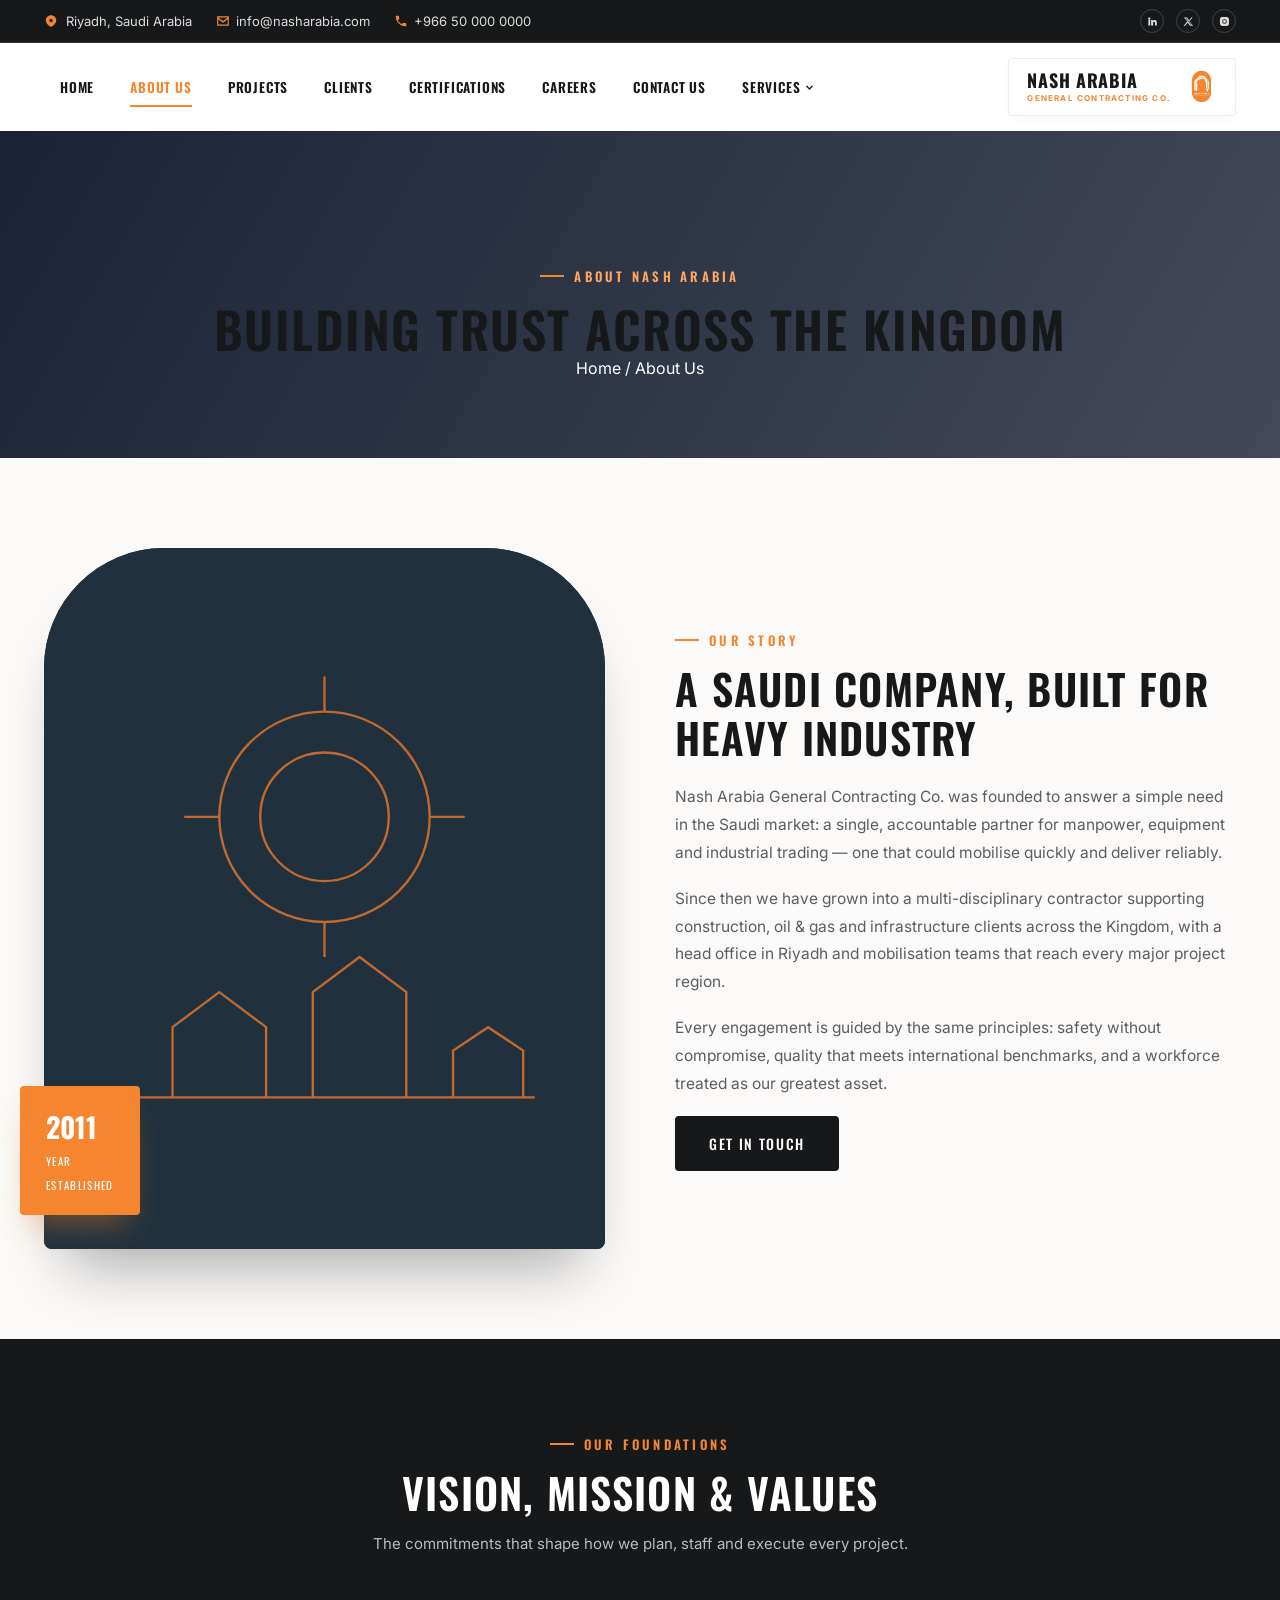
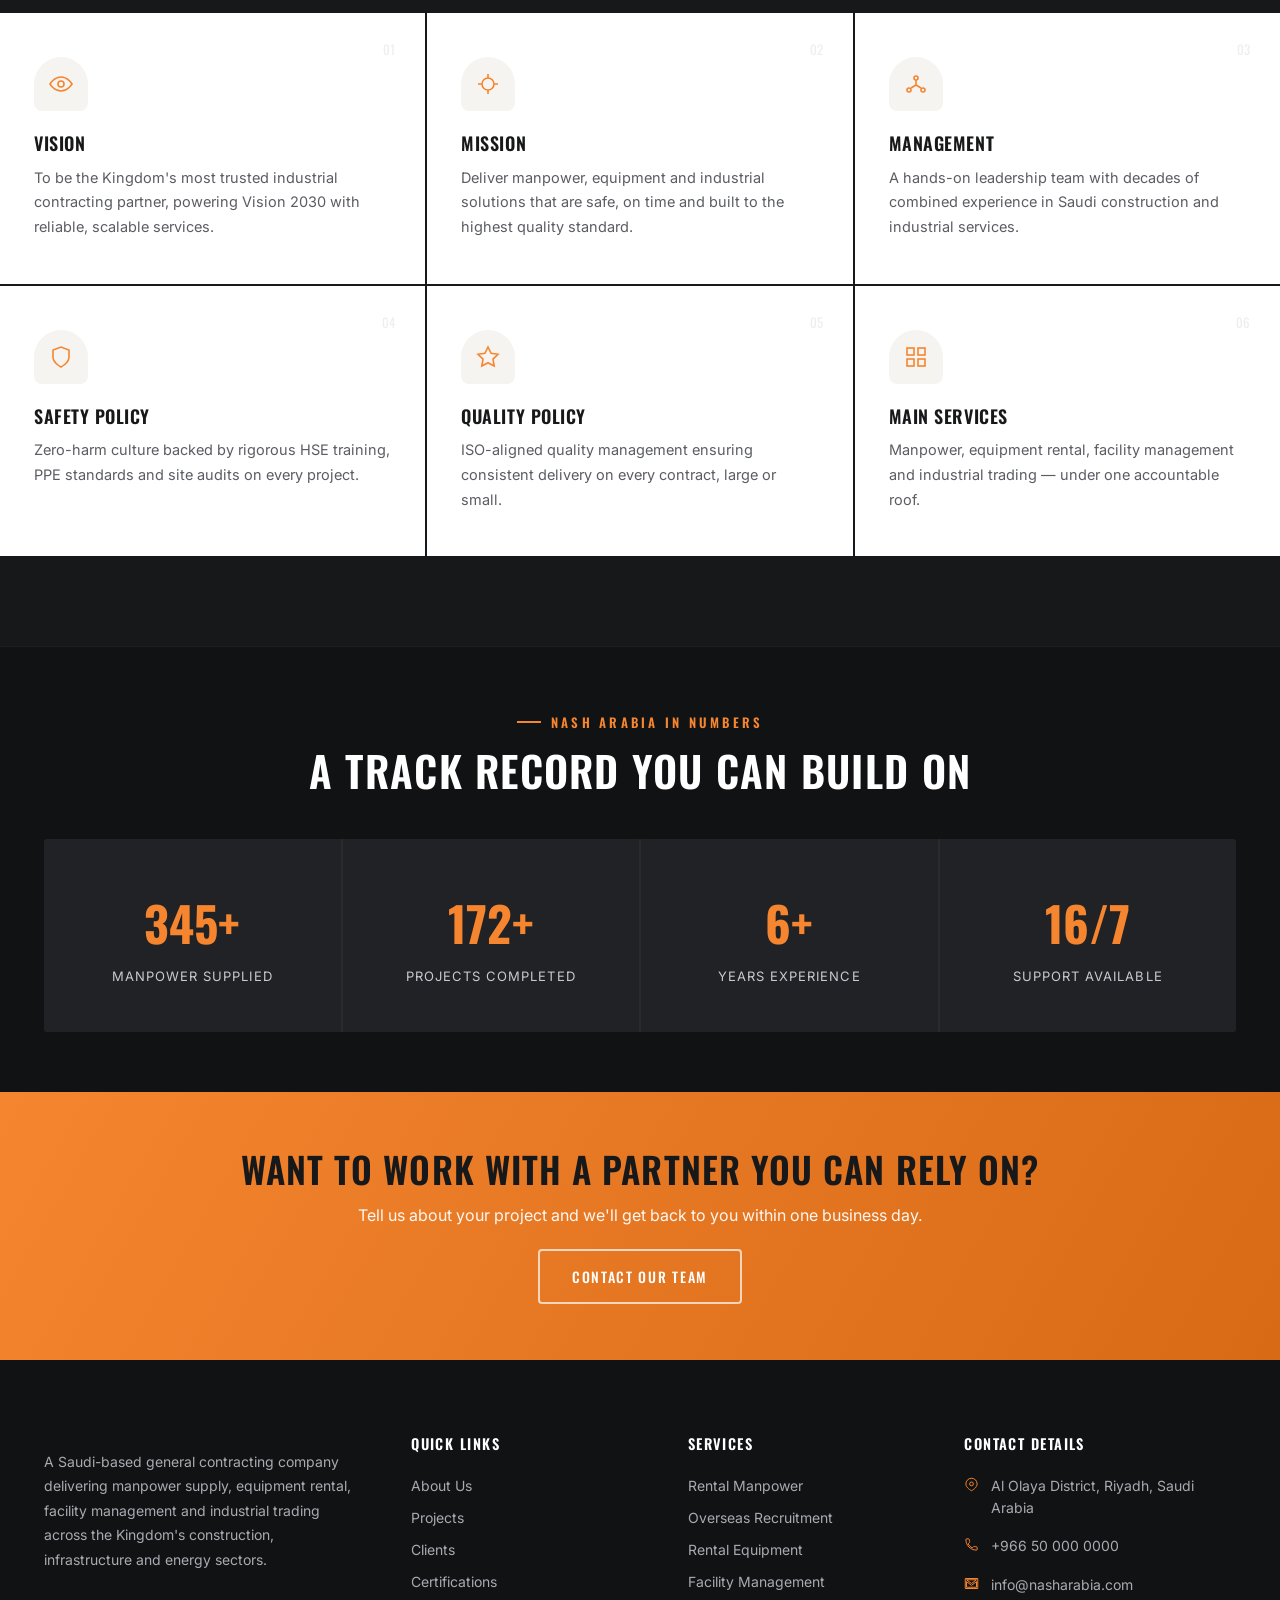
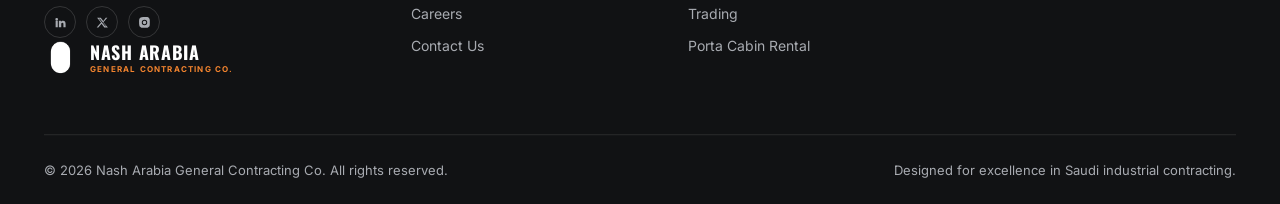
<file: about.html>
<!DOCTYPE html>
<html lang="en">
<head>
<meta charset="UTF-8">
<meta name="viewport" content="width=device-width, initial-scale=1.0">
<title>About Us | Nash Arabia General Contracting Co.</title>
<meta name="description" content="Learn about Nash Arabia General Contracting Co. — our vision, mission, leadership, safety and quality policies serving Saudi Arabia's industrial sector.">
<link rel="icon" href="data:image/svg+xml,%3Csvg xmlns='http://www.w3.org/2000/svg' viewBox='0 0 60 74'%3E%3Cpath d='M6 74V30C6 14.5 16.5 4 30 4S54 14.5 54 30V74H41V32c0-6-4.5-11-11-11s-11 5-11 11v42H6z' fill='%23E8792D'/%3E%3C/svg%3E">
<link rel="preconnect" href="https://fonts.googleapis.com">
<link rel="preconnect" href="https://fonts.gstatic.com" crossorigin>
<link href="https://fonts.googleapis.com/css2?family=Oswald:wght@500;600;700&family=Inter:wght@400;500;600;700;800&display=swap" rel="stylesheet">
<link rel="stylesheet" href="css/style.css">
<noscript><style>.reveal{opacity:1!important;transform:none!important}</style></noscript>
</head>
<body data-page="about">

<!-- ============ HEADER Component ============ -->
<div id="site-header"></div>

<!-- ============ BANNER ============ -->
<section class="banner">
  <div class="container">
    <span class="eyebrow banner-eyebrow">About Nash Arabia</span>
    <h1>Building Trust Across the Kingdom</h1>
    <div class="crumb"><a href="index.html">Home</a> / <span>About Us</span></div>
  </div>
</section>

<!-- ============ STORY ============ -->
<section class="section">
  <div class="container">
    <div class="split">
      <div class="split-media reveal">
        <div class="media-frame">
          <svg viewBox="0 0 480 600" preserveAspectRatio="xMidYMid slice">
            <rect width="480" height="600" fill="#20313D"/>
            <g fill="none" stroke="#E8792D" stroke-width="2" opacity="0.8">
              <circle cx="240" cy="230" r="90"/>
              <circle cx="240" cy="230" r="55"/>
              <path d="M240 140v-30M240 320v30M150 230h-30M330 230h30"/>
              <path d="M60 470h360"/>
              <path d="M110 470v-60l40-30 40 30v60M230 470v-90l40-30 40 30v90M350 470v-40l30-20 30 20v40"/>
            </g>
          </svg>
        </div>
        <div class="media-badge"><b>2011</b><span>YEAR<br/>ESTABLISHED</span></div>
      </div>
      <div class="split-copy reveal reveal-delay-1">
        <span class="eyebrow">Our Story</span>
        <h2>A Saudi Company, Built for Heavy Industry</h2>
        <p>Nash Arabia General Contracting Co. was founded to answer a simple need in the Saudi market: a single, accountable partner for manpower, equipment and industrial trading — one that could mobilise quickly and deliver reliably.</p>
        <p>Since then we have grown into a multi-disciplinary contractor supporting construction, oil &amp; gas and infrastructure clients across the Kingdom, with a head office in Riyadh and mobilisation teams that reach every major project region.</p>
        <p>Every engagement is guided by the same principles: safety without compromise, quality that meets international benchmarks, and a workforce treated as our greatest asset.</p>
        <a href="contact.html" class="btn btn-dark">Get In Touch</a>
      </div>
    </div>
  </div>
</section>

<!-- ============ VALUES ============ -->
<section class="section section-dark">
  <div class="container">
    <div class="sec-head">
      <span class="eyebrow">Our Foundations</span>
      <h2>Vision, Mission &amp; Values</h2>
      <p>The commitments that shape how we plan, staff and execute every project.</p>
    </div>
  </div>
  <div class="grid-6">
    <div class="feature-card reveal"><span class="feature-num">01</span>
      <div class="feature-icon"><svg viewBox="0 0 24 24" fill="none" stroke="currentColor" stroke-width="2"><path d="M1 12s4-7 11-7 11 7 11 7-4 7-11 7-11-7-11-7z"/><circle cx="12" cy="12" r="3"/></svg></div>
      <h3>Vision</h3><p>To be the Kingdom's most trusted industrial contracting partner, powering Vision 2030 with reliable, scalable services.</p>
    </div>
    <div class="feature-card reveal reveal-delay-1"><span class="feature-num">02</span>
      <div class="feature-icon"><svg viewBox="0 0 24 24" fill="none" stroke="currentColor" stroke-width="2"><path d="M12 2v4M12 18v4M2 12h4M18 12h4"/><circle cx="12" cy="12" r="6"/></svg></div>
      <h3>Mission</h3><p>Deliver manpower, equipment and industrial solutions that are safe, on time and built to the highest quality standard.</p>
    </div>
    <div class="feature-card reveal reveal-delay-2"><span class="feature-num">03</span>
      <div class="feature-icon"><svg viewBox="0 0 24 24" fill="none" stroke="currentColor" stroke-width="2"><circle cx="12" cy="6" r="2"/><circle cx="5" cy="18" r="2"/><circle cx="19" cy="18" r="2"/><path d="M12 8V13M12 13L7 16M12 13l5 3"/></svg></div>
      <h3>Management</h3><p>A hands-on leadership team with decades of combined experience in Saudi construction and industrial services.</p>
    </div>
    <div class="feature-card reveal"><span class="feature-num">04</span>
      <div class="feature-icon"><svg viewBox="0 0 24 24" fill="none" stroke="currentColor" stroke-width="2"><path d="M12 22s8-4 8-10V5l-8-3-8 3v7c0 6 8 10 8 10z"/></svg></div>
      <h3>Safety Policy</h3><p>Zero-harm culture backed by rigorous HSE training, PPE standards and site audits on every project.</p>
    </div>
    <div class="feature-card reveal reveal-delay-1"><span class="feature-num">05</span>
      <div class="feature-icon"><svg viewBox="0 0 24 24" fill="none" stroke="currentColor" stroke-width="2"><path d="M12 2l3.09 6.26L22 9.27l-5 4.87 1.18 6.88L12 17.77l-6.18 3.25L7 14.14 2 9.27l6.91-1.01L12 2z"/></svg></div>
      <h3>Quality Policy</h3><p>ISO-aligned quality management ensuring consistent delivery on every contract, large or small.</p>
    </div>
    <div class="feature-card reveal reveal-delay-2"><span class="feature-num">06</span>
      <div class="feature-icon"><svg viewBox="0 0 24 24" fill="none" stroke="currentColor" stroke-width="2"><rect x="3" y="3" width="7" height="7"/><rect x="14" y="3" width="7" height="7"/><rect x="3" y="14" width="7" height="7"/><rect x="14" y="14" width="7" height="7"/></svg></div>
      <h3>Main Services</h3><p>Manpower, equipment rental, facility management and industrial trading — under one accountable roof.</p>
    </div>
  </div>
</section>

<!-- ============ STATS ============ -->
<section class="section-tight section-dark" style="background:#111214; border-top:1px solid rgba(255,255,255,0.05);">
  <div class="container">
    <div class="sec-head" style="margin-bottom:44px;">
      <span class="eyebrow">Nash Arabia in Numbers</span>
      <h2 style="color:#fff;">A Track Record You Can Build On</h2>
    </div>
    <div class="counters" style="border-radius:var(--radius); overflow:hidden;">
      <div class="counter"><b data-count="500" data-suffix="+">500+</b><span class="label">Manpower Supplied</span></div>
      <div class="counter"><b data-count="250" data-suffix="+">250+</b><span class="label">Projects Completed</span></div>
      <div class="counter"><b data-count="10" data-suffix="+">10+</b><span class="label">Years Experience</span></div>
      <div class="counter"><b data-count="24" data-suffix="/7">24/7</b><span class="label">Support Available</span></div>
    </div>
  </div>
</section>

<!-- ============ CTA ============ -->
<section class="cta-strip">
  <div class="container">
    <h2>Want to Work With a Partner You Can Rely On?</h2>
    <p>Tell us about your project and we'll get back to you within one business day.</p>
    <a href="contact.html" class="btn btn-outline">Contact Our Team</a>
  </div>
</section>

<!-- ============ FOOTER Component ============ -->
<div id="site-footer"></div>

<!-- Back to top button -->
<button class="to-top" aria-label="Back to top">
  <svg viewBox="0 0 24 24"><path d="M18 15l-6-6-6 6" fill="none" stroke="currentColor" stroke-width="2.5" stroke-linecap="round" stroke-linejoin="round"/></svg>
</button>

<script src="js/components.js"></script>
<script src="js/main.js"></script>
</body>
</html>
</file>
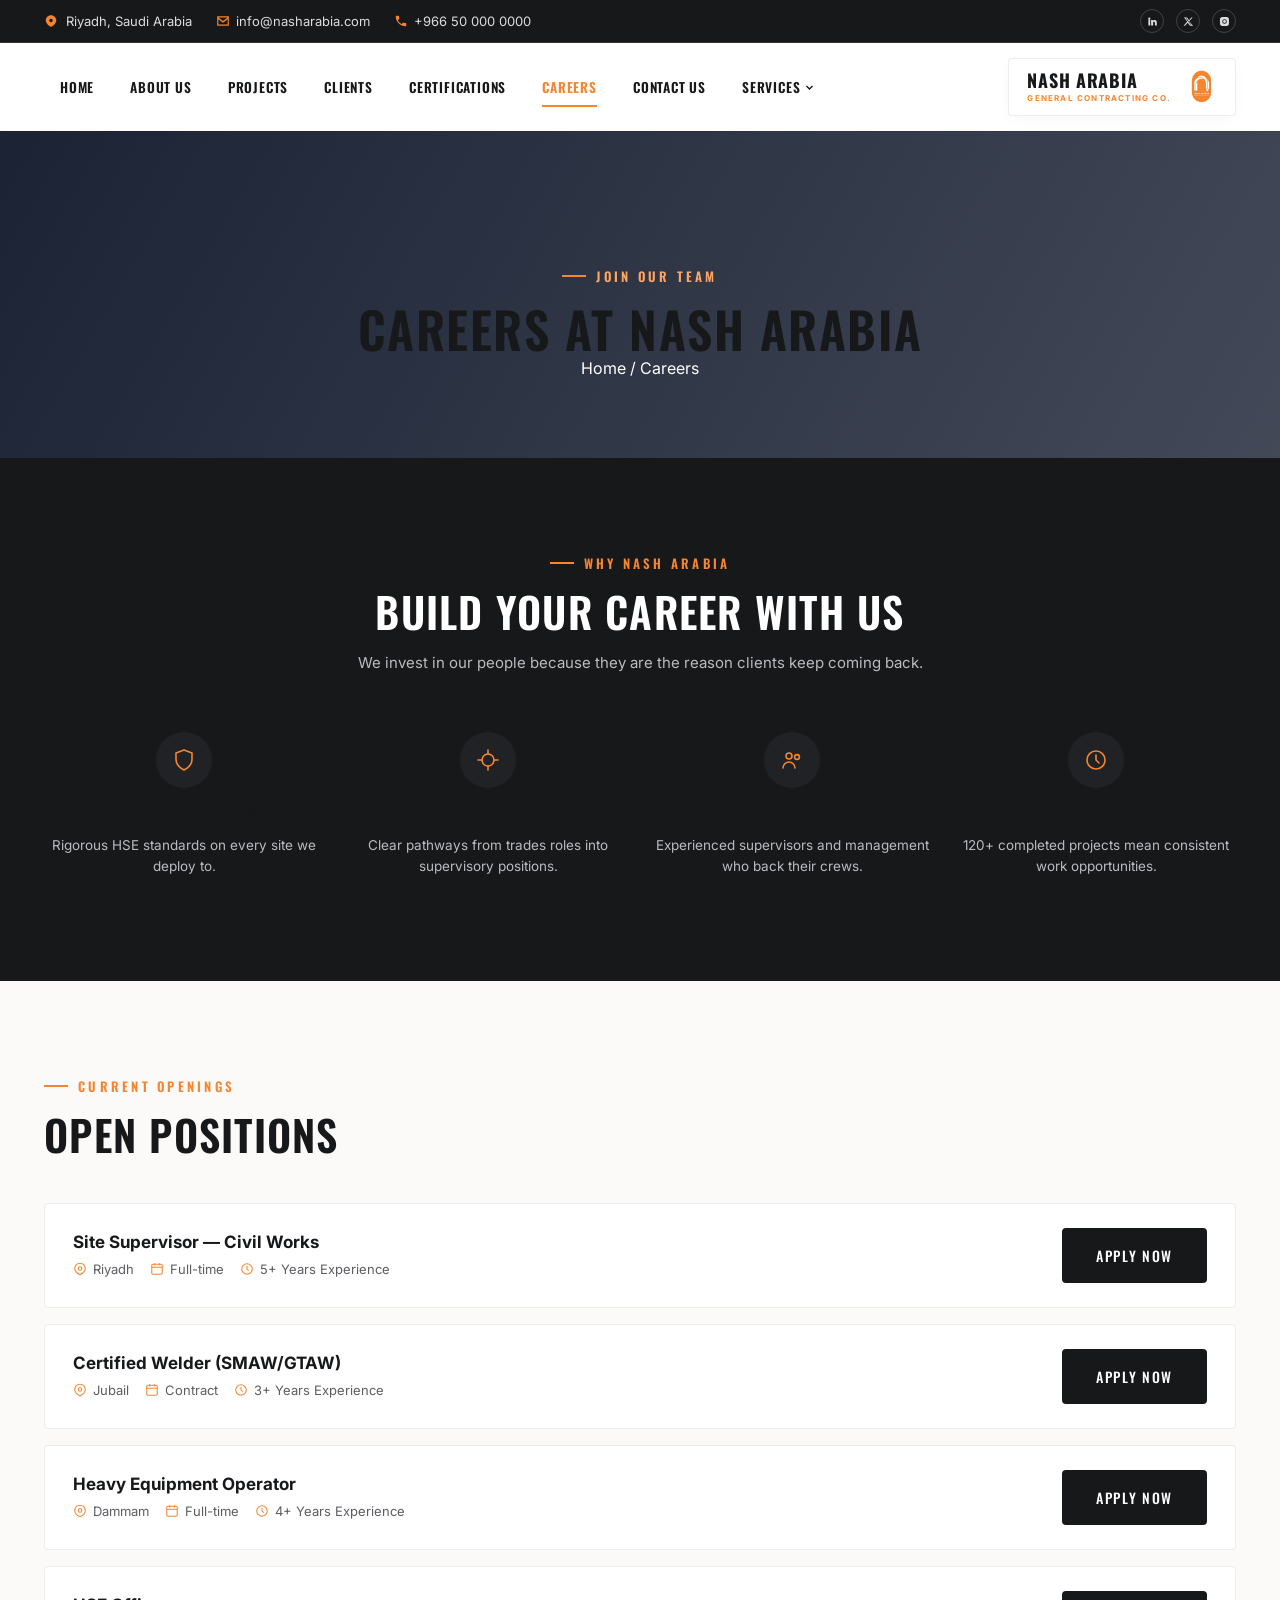
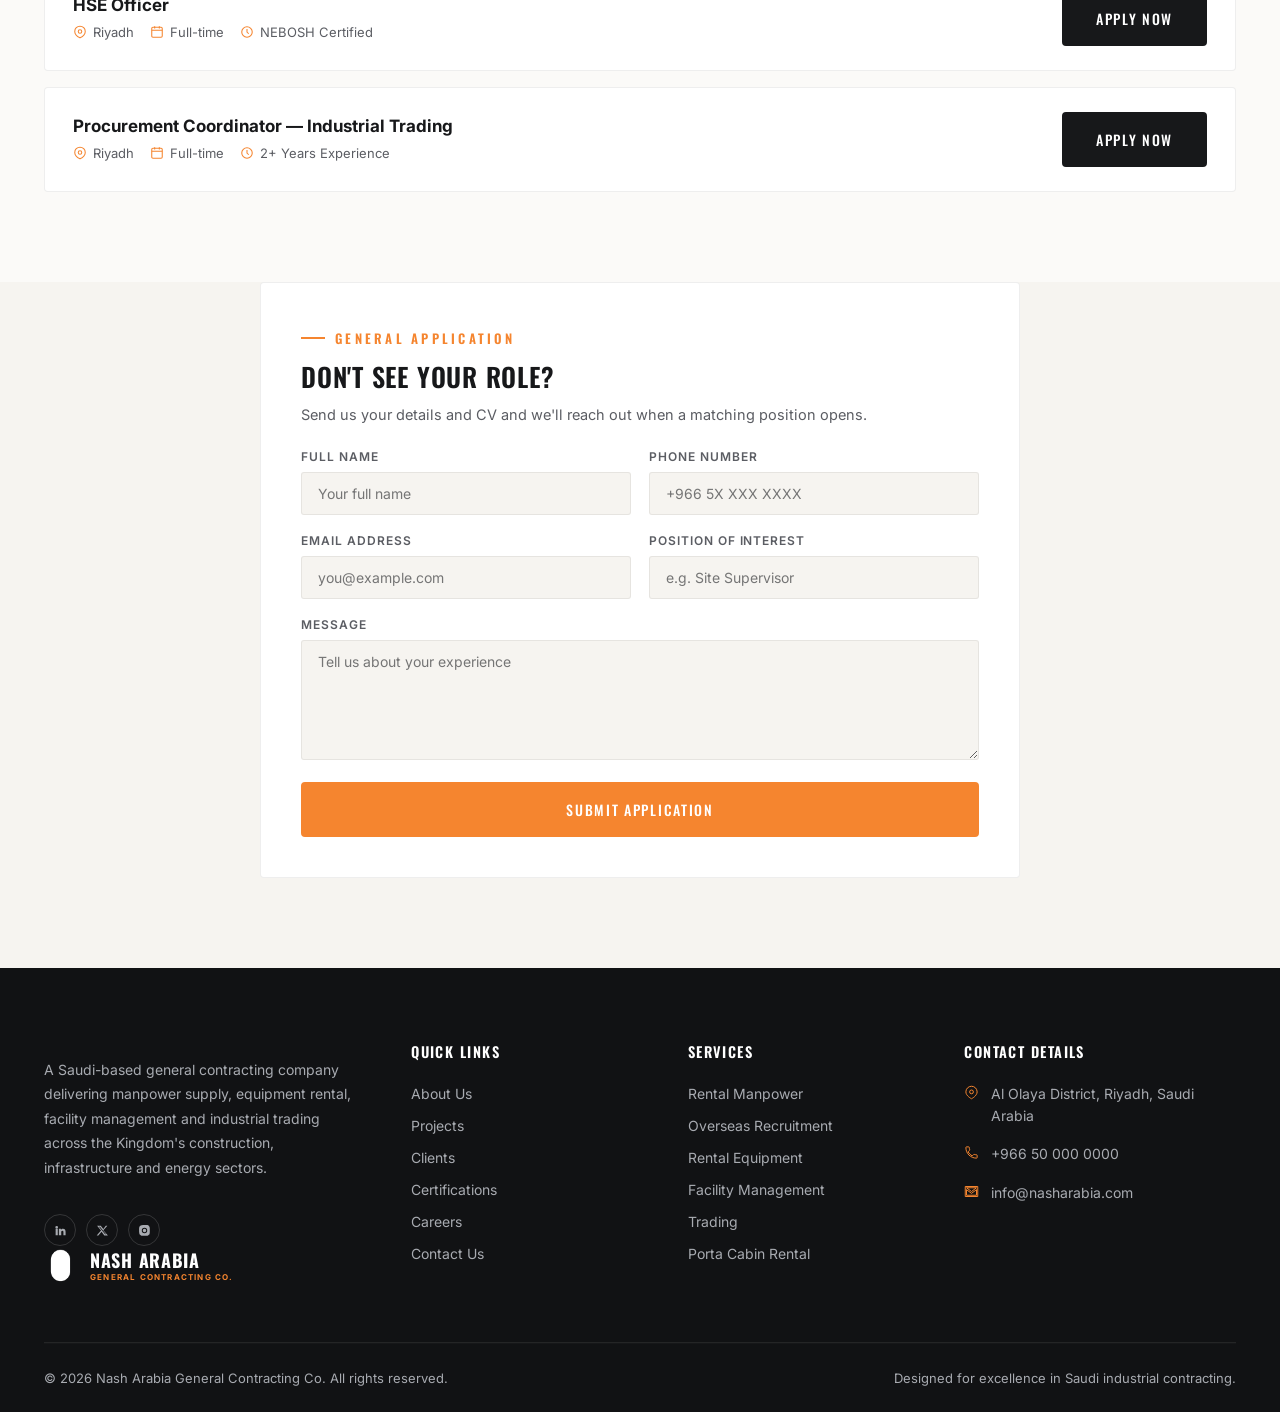
<file: careers.html>
<!DOCTYPE html>
<html lang="en">
<head>
<meta charset="UTF-8">
<meta name="viewport" content="width=device-width, initial-scale=1.0">
<title>Careers | Nash Arabia General Contracting Co.</title>
<meta name="description" content="Join Nash Arabia General Contracting Co. Explore current openings and build your career with a leading Saudi industrial contractor.">
<link rel="icon" href="data:image/svg+xml,%3Csvg xmlns='http://www.w3.org/2000/svg' viewBox='0 0 60 74'%3E%3Cpath d='M6 74V30C6 14.5 16.5 4 30 4S54 14.5 54 30V74H41V32c0-6-4.5-11-11-11s-11 5-11 11v42H6z' fill='%23E8792D'/%3E%3C/svg%3E">
<link rel="preconnect" href="https://fonts.googleapis.com">
<link rel="preconnect" href="https://fonts.gstatic.com" crossorigin>
<link href="https://fonts.googleapis.com/css2?family=Oswald:wght@400;500;600;700&family=Inter:wght@400;500;600;700;800&display=swap" rel="stylesheet">
<link rel="stylesheet" href="css/style.css">
<noscript><style>.reveal{opacity:1!important;transform:none!important}</style></noscript>
</head>
<body data-page="careers">

<!-- HEADER -->
<div id="site-header"></div>

<section class="banner">
  <div class="container">
    <span class="eyebrow banner-eyebrow">Join Our Team</span>
    <h1>Careers at Nash Arabia</h1>
    <div class="crumb"><a href="index.html">Home</a> / <span>Careers</span></div>
  </div>
</section>

<section class="section section-dark">
  <div class="container">
    <div class="sec-head">
      <span class="eyebrow">Why Nash Arabia</span>
      <h2 style="color:#fff;">Build Your Career With Us</h2>
      <p>We invest in our people because they are the reason clients keep coming back.</p>
    </div>
    <div class="perks-grid">
      <div class="perk reveal">
        <div class="perk-icon"><svg viewBox="0 0 24 24" stroke-linecap="round" stroke-linejoin="round"><path d="M12 2l8 3v6c0 5-3.4 8.7-8 11-4.6-2.3-8-6-8-11V5l8-3z"/></svg></div>
        <h4>Safe Working Environment</h4><p>Rigorous HSE standards on every site we deploy to.</p>
      </div>
      <div class="perk reveal reveal-delay-1">
        <div class="perk-icon"><svg viewBox="0 0 24 24" stroke-linecap="round" stroke-linejoin="round"><path d="M12 2v4M12 18v4M2 12h4M18 12h4"/><circle cx="12" cy="12" r="6"/></svg></div>
        <h4>Career Progression</h4><p>Clear pathways from trades roles into supervisory positions.</p>
      </div>
      <div class="perk reveal reveal-delay-2">
        <div class="perk-icon"><svg viewBox="0 0 24 24" stroke-linecap="round" stroke-linejoin="round"><circle cx="9" cy="8" r="3"/><path d="M3 20c0-3.3 2.7-6 6-6s6 2.7 6 6"/><circle cx="17" cy="9" r="2.4"/></svg></div>
        <h4>Supportive Team</h4><p>Experienced supervisors and management who back their crews.</p>
      </div>
      <div class="perk reveal">
        <div class="perk-icon"><svg viewBox="0 0 24 24" stroke-linecap="round" stroke-linejoin="round"><circle cx="12" cy="12" r="9"/><path d="M12 7v5l3 3"/></svg></div>
        <h4>Steady Project Pipeline</h4><p>120+ completed projects mean consistent work opportunities.</p>
      </div>
    </div>
  </div>
</section>

<section class="section">
  <div class="container">
    <div class="sec-head left">
      <span class="eyebrow">Current Openings</span>
      <h2>Open Positions</h2>
    </div>
    <div class="job-list">
      <div class="job-card reveal">
        <div class="job-main">
          <h3>Site Supervisor — Civil Works</h3>
          <div class="job-meta">
            <span><svg viewBox="0 0 24 24"><path d="M12 2C7 2 3 6 3 11c0 6.5 9 11 9 11s9-4.5 9-11c0-5-4-9-9-9zm0 12a3 3 0 110-6 3 3 0 010 6z"/></svg>Riyadh</span>
            <span><svg viewBox="0 0 24 24"><rect x="3" y="4" width="18" height="17" rx="2"/><path d="M3 9h18M8 2v4M16 2v4"/></svg>Full-time</span>
            <span><svg viewBox="0 0 24 24"><circle cx="12" cy="12" r="9"/><path d="M12 7v5l3 3"/></svg>5+ Years Experience</span>
          </div>
        </div>
        <a href="contact.html" class="btn btn-dark">Apply Now</a>
      </div>
      <div class="job-card reveal reveal-delay-1">
        <div class="job-main">
          <h3>Certified Welder (SMAW/GTAW)</h3>
          <div class="job-meta">
            <span><svg viewBox="0 0 24 24"><path d="M12 2C7 2 3 6 3 11c0 6.5 9 11 9 11s9-4.5 9-11c0-5-4-9-9-9zm0 12a3 3 0 110-6 3 3 0 010 6z"/></svg>Jubail</span>
            <span><svg viewBox="0 0 24 24"><rect x="3" y="4" width="18" height="17" rx="2"/><path d="M3 9h18M8 2v4M16 2v4"/></svg>Contract</span>
            <span><svg viewBox="0 0 24 24"><circle cx="12" cy="12" r="9"/><path d="M12 7v5l3 3"/></svg>3+ Years Experience</span>
          </div>
        </div>
        <a href="contact.html" class="btn btn-dark">Apply Now</a>
      </div>
      <div class="job-card reveal reveal-delay-2">
        <div class="job-main">
          <h3>Heavy Equipment Operator</h3>
          <div class="job-meta">
            <span><svg viewBox="0 0 24 24"><path d="M12 2C7 2 3 6 3 11c0 6.5 9 11 9 11s9-4.5 9-11c0-5-4-9-9-9zm0 12a3 3 0 110-6 3 3 0 010 6z"/></svg>Dammam</span>
            <span><svg viewBox="0 0 24 24"><rect x="3" y="4" width="18" height="17" rx="2"/><path d="M3 9h18M8 2v4M16 2v4"/></svg>Full-time</span>
            <span><svg viewBox="0 0 24 24"><circle cx="12" cy="12" r="9"/><path d="M12 7v5l3 3"/></svg>4+ Years Experience</span>
          </div>
        </div>
        <a href="contact.html" class="btn btn-dark">Apply Now</a>
      </div>
      <div class="job-card reveal">
        <div class="job-main">
          <h3>HSE Officer</h3>
          <div class="job-meta">
            <span><svg viewBox="0 0 24 24"><path d="M12 2C7 2 3 6 3 11c0 6.5 9 11 9 11s9-4.5 9-11c0-5-4-9-9-9zm0 12a3 3 0 110-6 3 3 0 010 6z"/></svg>Riyadh</span>
            <span><svg viewBox="0 0 24 24"><rect x="3" y="4" width="18" height="17" rx="2"/><path d="M3 9h18M8 2v4M16 2v4"/></svg>Full-time</span>
            <span><svg viewBox="0 0 24 24"><circle cx="12" cy="12" r="9"/><path d="M12 7v5l3 3"/></svg>NEBOSH Certified</span>
          </div>
        </div>
        <a href="contact.html" class="btn btn-dark">Apply Now</a>
      </div>
      <div class="job-card reveal reveal-delay-1">
        <div class="job-main">
          <h3>Procurement Coordinator — Industrial Trading</h3>
          <div class="job-meta">
            <span><svg viewBox="0 0 24 24"><path d="M12 2C7 2 3 6 3 11c0 6.5 9 11 9 11s9-4.5 9-11c0-5-4-9-9-9zm0 12a3 3 0 110-6 3 3 0 010 6z"/></svg>Riyadh</span>
            <span><svg viewBox="0 0 24 24"><rect x="3" y="4" width="18" height="17" rx="2"/><path d="M3 9h18M8 2v4M16 2v4"/></svg>Full-time</span>
            <span><svg viewBox="0 0 24 24"><circle cx="12" cy="12" r="9"/><path d="M12 7v5l3 3"/></svg>2+ Years Experience</span>
          </div>
        </div>
        <a href="contact.html" class="btn btn-dark">Apply Now</a>
      </div>
    </div>
  </div>
</section>

<section class="section" style="background:var(--off-white); padding-top:0;">
  <div class="container">
    <div class="form-card reveal" style="max-width:760px;margin:0 auto;">
      <span class="eyebrow">General Application</span>
      <h2 style="font-size:26px;margin-bottom:10px;">Don't See Your Role?</h2>
      <p style="color:var(--ink-soft);margin-bottom:26px;font-size:14.5px;">Send us your details and CV and we'll reach out when a matching position opens.</p>
      <form class="contact-form">
        <div class="form-row">
          <div class="field"><label>Full Name</label><input type="text" required placeholder="Your full name"></div>
          <div class="field"><label>Phone Number</label><input type="tel" required placeholder="+966 5X XXX XXXX"></div>
        </div>
        <div class="form-row">
          <div class="field"><label>Email Address</label><input type="email" required placeholder="you@example.com"></div>
          <div class="field"><label>Position of Interest</label><input type="text" placeholder="e.g. Site Supervisor"></div>
        </div>
        <div class="field"><label>Message</label><textarea placeholder="Tell us about your experience"></textarea></div>
        <button type="submit" class="btn btn-primary btn-block">Submit Application</button>
        <div class="form-success">Thank you — your application has been received.</div>
      </form>
    </div>
  </div>
</section>

<!-- FOOTER -->
<div id="site-footer"></div>

<button class="to-top" aria-label="Back to top"><svg viewBox="0 0 24 24"><path d="M12 19V5M5 12l7-7 7 7" stroke="#fff" stroke-width="2.5" fill="none"/></svg></button>

<script src="js/components.js"></script>
<script src="js/main.js"></script>
</body>
</html>
</file>
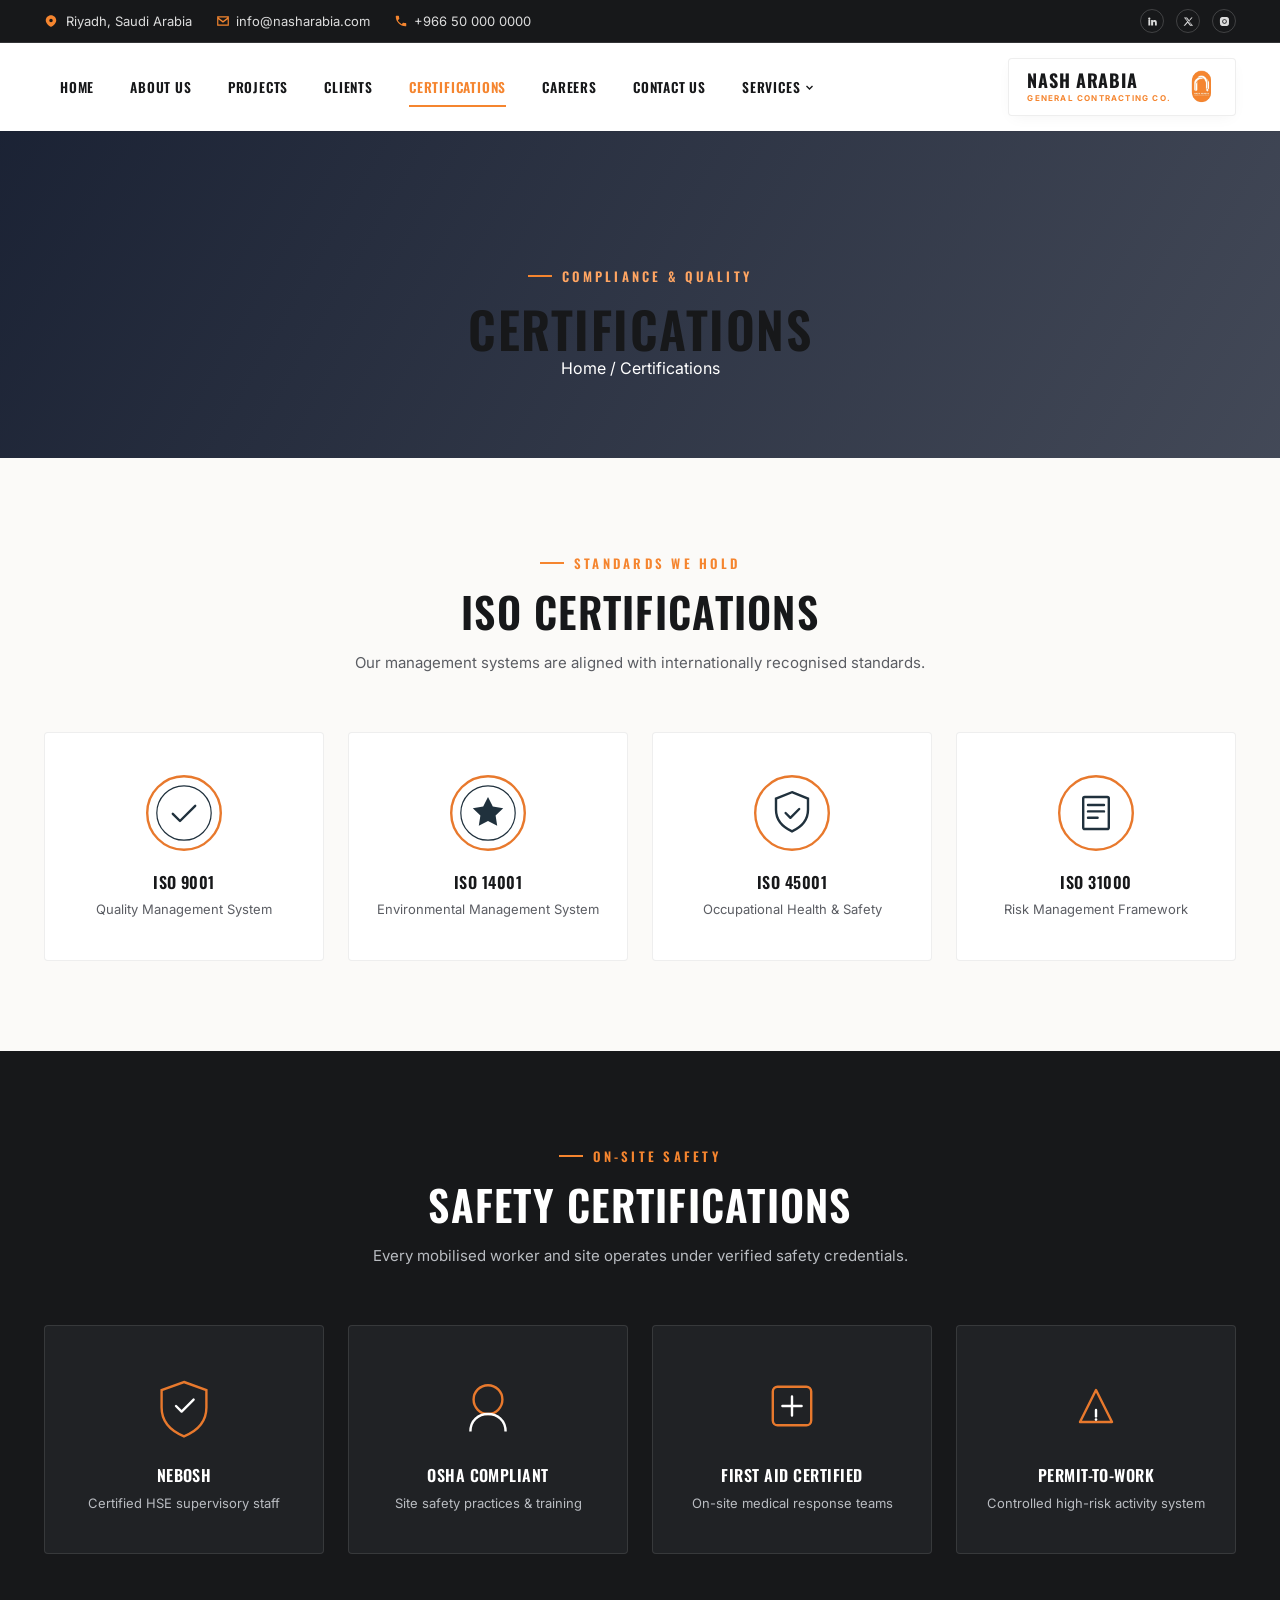
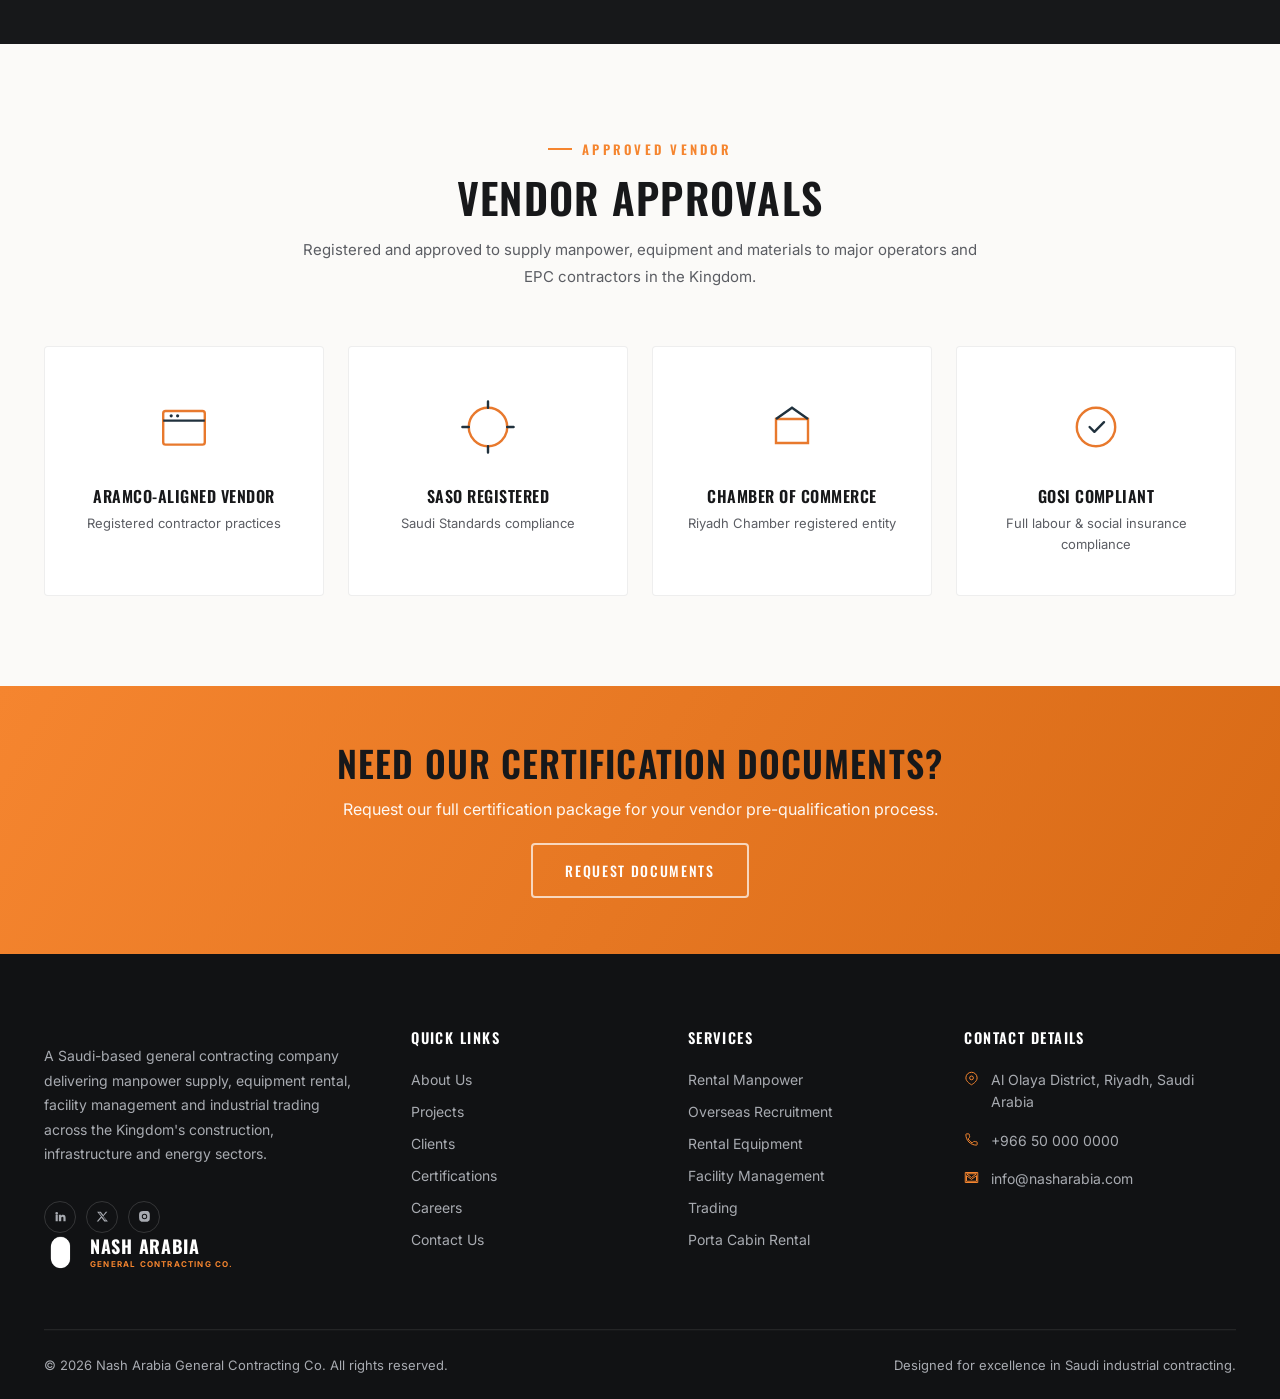
<file: certifications.html>
<!DOCTYPE html>
<html lang="en">
<head>
<meta charset="UTF-8">
<meta name="viewport" content="width=device-width, initial-scale=1.0">
<title>Certifications | Nash Arabia General Contracting Co.</title>
<meta name="description" content="Nash Arabia holds ISO certifications, safety accreditations and vendor approvals demonstrating our commitment to quality and compliance.">
<link rel="icon" href="data:image/svg+xml,%3Csvg xmlns='http://www.w3.org/2000/svg' viewBox='0 0 60 74'%3E%3Cpath d='M6 74V30C6 14.5 16.5 4 30 4S54 14.5 54 30V74H41V32c0-6-4.5-11-11-11s-11 5-11 11v42H6z' fill='%23E8792D'/%3E%3C/svg%3E">
<link rel="preconnect" href="https://fonts.googleapis.com">
<link rel="preconnect" href="https://fonts.gstatic.com" crossorigin>
<link href="https://fonts.googleapis.com/css2?family=Oswald:wght@400;500;600;700&family=Inter:wght@400;500;600;700;800&display=swap" rel="stylesheet">
<link rel="stylesheet" href="css/style.css">
<noscript><style>.reveal{opacity:1!important;transform:none!important}</style></noscript>
</head>
<body data-page="certifications">

<!-- HEADER -->
<div id="site-header"></div>

<section class="banner">
  <div class="container">
    <span class="eyebrow banner-eyebrow">Compliance &amp; Quality</span>
    <h1>Certifications</h1>
    <div class="crumb"><a href="index.html">Home</a> / <span>Certifications</span></div>
  </div>
</section>

<section class="section">
  <div class="container">
    <div class="sec-head">
      <span class="eyebrow">Standards We Hold</span>
      <h2>ISO Certifications</h2>
      <p>Our management systems are aligned with internationally recognised standards.</p>
    </div>
    <div class="cert-grid">
      <div class="cert-card reveal">
        <div class="cert-badge"><svg viewBox="0 0 100 100"><circle cx="50" cy="50" r="46" fill="none" stroke="#E8792D" stroke-width="3"/><circle cx="50" cy="50" r="34" fill="none" stroke="#20313D" stroke-width="1.5"/><path d="M36 51l9 9 19-19" fill="none" stroke="#20313D" stroke-width="3" stroke-linecap="round" stroke-linejoin="round"/></svg></div>
        <h3>ISO 9001</h3><p>Quality Management System</p>
      </div>
      <div class="cert-card reveal reveal-delay-1">
        <div class="cert-badge"><svg viewBox="0 0 100 100"><circle cx="50" cy="50" r="46" fill="none" stroke="#E8792D" stroke-width="3"/><circle cx="50" cy="50" r="34" fill="none" stroke="#20313D" stroke-width="1.5"/><path d="M50 30l6 12 13 2-9.5 9 2 13L50 60l-11.5 6 2-13-9.5-9 13-2z" fill="#20313D"/></svg></div>
        <h3>ISO 14001</h3><p>Environmental Management System</p>
      </div>
      <div class="cert-card reveal reveal-delay-2">
        <div class="cert-badge"><svg viewBox="0 0 100 100"><circle cx="50" cy="50" r="46" fill="none" stroke="#E8792D" stroke-width="3"/><path d="M50 24l20 8v14c0 13-8.5 21.7-20 27-11.5-5.3-20-14-20-27V32z" fill="none" stroke="#20313D" stroke-width="3"/><path d="M42 50l6 6 11-11" fill="none" stroke="#20313D" stroke-width="3" stroke-linecap="round" stroke-linejoin="round"/></svg></div>
        <h3>ISO 45001</h3><p>Occupational Health &amp; Safety</p>
      </div>
      <div class="cert-card reveal">
        <div class="cert-badge"><svg viewBox="0 0 100 100"><circle cx="50" cy="50" r="46" fill="none" stroke="#E8792D" stroke-width="3"/><rect x="34" y="30" width="32" height="40" rx="2" fill="none" stroke="#20313D" stroke-width="3"/><path d="M40 40h20M40 48h20M40 56h12" stroke="#20313D" stroke-width="3" stroke-linecap="round"/></svg></div>
        <h3>ISO 31000</h3><p>Risk Management Framework</p>
      </div>
    </div>
  </div>
</section>

<section class="section section-dark">
  <div class="container">
    <div class="sec-head">
      <span class="eyebrow">On-Site Safety</span>
      <h2 style="color:#fff;">Safety Certifications</h2>
      <p>Every mobilised worker and site operates under verified safety credentials.</p>
    </div>
    <div class="cert-grid">
      <div class="cert-card reveal" style="background:var(--charcoal-2); border-color:rgba(255,255,255,.1);">
        <div class="cert-badge"><svg viewBox="0 0 100 100"><path d="M50 20l28 10v22c0 18-12 29.5-28 36-16-6.5-28-18-28-36V30z" fill="none" stroke="#E8792D" stroke-width="3"/><path d="M40 50l7 7 15-15" fill="none" stroke="#fff" stroke-width="3" stroke-linecap="round" stroke-linejoin="round"/></svg></div>
        <h3 style="color:#fff;">NEBOSH</h3><p style="color:#b9bcc1;">Certified HSE supervisory staff</p>
      </div>
      <div class="cert-card reveal reveal-delay-1" style="background:var(--charcoal-2); border-color:rgba(255,255,255,.1);">
        <div class="cert-badge"><svg viewBox="0 0 100 100"><circle cx="50" cy="42" r="18" fill="none" stroke="#E8792D" stroke-width="3"/><path d="M28 82c0-14 10-22 22-22s22 8 22 22" fill="none" stroke="#fff" stroke-width="3"/></svg></div>
        <h3 style="color:#fff;">OSHA Compliant</h3><p style="color:#b9bcc1;">Site safety practices &amp; training</p>
      </div>
      <div class="cert-card reveal reveal-delay-2" style="background:var(--charcoal-2); border-color:rgba(255,255,255,.1);">
        <div class="cert-badge"><svg viewBox="0 0 100 100"><rect x="26" y="26" width="48" height="48" rx="6" fill="none" stroke="#E8792D" stroke-width="3"/><path d="M38 50h24M50 38v24" stroke="#fff" stroke-width="3" stroke-linecap="round"/></svg></div>
        <h3 style="color:#fff;">First Aid Certified</h3><p style="color:#b9bcc1;">On-site medical response teams</p>
      </div>
      <div class="cert-card reveal" style="background:var(--charcoal-2); border-color:rgba(255,255,255,.1);">
        <div class="cert-badge"><svg viewBox="0 0 100 100"><path d="M30 70l20-40 20 40z" fill="none" stroke="#E8792D" stroke-width="3" stroke-linejoin="round"/><path d="M50 55v8" stroke="#fff" stroke-width="3" stroke-linecap="round"/><circle cx="50" cy="67" r="1.6" fill="#fff"/></svg></div>
        <h3 style="color:#fff;">Permit-to-Work</h3><p style="color:#b9bcc1;">Controlled high-risk activity system</p>
      </div>
    </div>
  </div>
</section>

<section class="section">
  <div class="container">
    <div class="sec-head">
      <span class="eyebrow">Approved Vendor</span>
      <h2>Vendor Approvals</h2>
      <p>Registered and approved to supply manpower, equipment and materials to major operators and EPC contractors in the Kingdom.</p>
    </div>
    <div class="cert-grid">
      <div class="cert-card reveal">
        <div class="cert-badge"><svg viewBox="0 0 100 100"><rect x="24" y="30" width="52" height="42" rx="3" fill="none" stroke="#E8792D" stroke-width="3"/><path d="M24 42h52" stroke="#20313D" stroke-width="3"/><circle cx="34" cy="36" r="2" fill="#20313D"/><circle cx="42" cy="36" r="2" fill="#20313D"/></svg></div>
        <h3>Aramco-Aligned Vendor</h3><p>Registered contractor practices</p>
      </div>
      <div class="cert-card reveal reveal-delay-1">
        <div class="cert-badge"><svg viewBox="0 0 100 100"><circle cx="50" cy="50" r="24" fill="none" stroke="#E8792D" stroke-width="3"/><path d="M50 26v-8M50 82v-8M26 50h-8M82 50h-8" stroke="#20313D" stroke-width="3" stroke-linecap="round"/></svg></div>
        <h3>SASO Registered</h3><p>Saudi Standards compliance</p>
      </div>
      <div class="cert-card reveal reveal-delay-2">
        <div class="cert-badge"><svg viewBox="0 0 100 100"><path d="M30 40h40v30H30z" fill="none" stroke="#E8792D" stroke-width="3"/><path d="M30 40l20-14 20 14" fill="none" stroke="#20313D" stroke-width="3"/></svg></div>
        <h3>Chamber of Commerce</h3><p>Riyadh Chamber registered entity</p>
      </div>
      <div class="cert-card reveal">
        <div class="cert-badge"><svg viewBox="0 0 100 100"><circle cx="50" cy="50" r="24" fill="none" stroke="#E8792D" stroke-width="3"/><path d="M42 50l6 6 12-12" fill="none" stroke="#20313D" stroke-width="3" stroke-linecap="round" stroke-linejoin="round"/></svg></div>
        <h3>GOSI Compliant</h3><p>Full labour &amp; social insurance compliance</p>
      </div>
    </div>
  </div>
</section>

<section class="cta-strip">
  <div class="container">
    <h2>Need Our Certification Documents?</h2>
    <p>Request our full certification package for your vendor pre-qualification process.</p>
    <a href="contact.html" class="btn btn-outline">Request Documents</a>
  </div>
</section>

<!-- FOOTER -->
<div id="site-footer"></div>

<button class="to-top" aria-label="Back to top"><svg viewBox="0 0 24 24"><path d="M12 19V5M5 12l7-7 7 7" stroke="#fff" stroke-width="2.5" fill="none"/></svg></button>

<script src="js/components.js"></script>
<script src="js/main.js"></script>
</body>
</html>
</file>
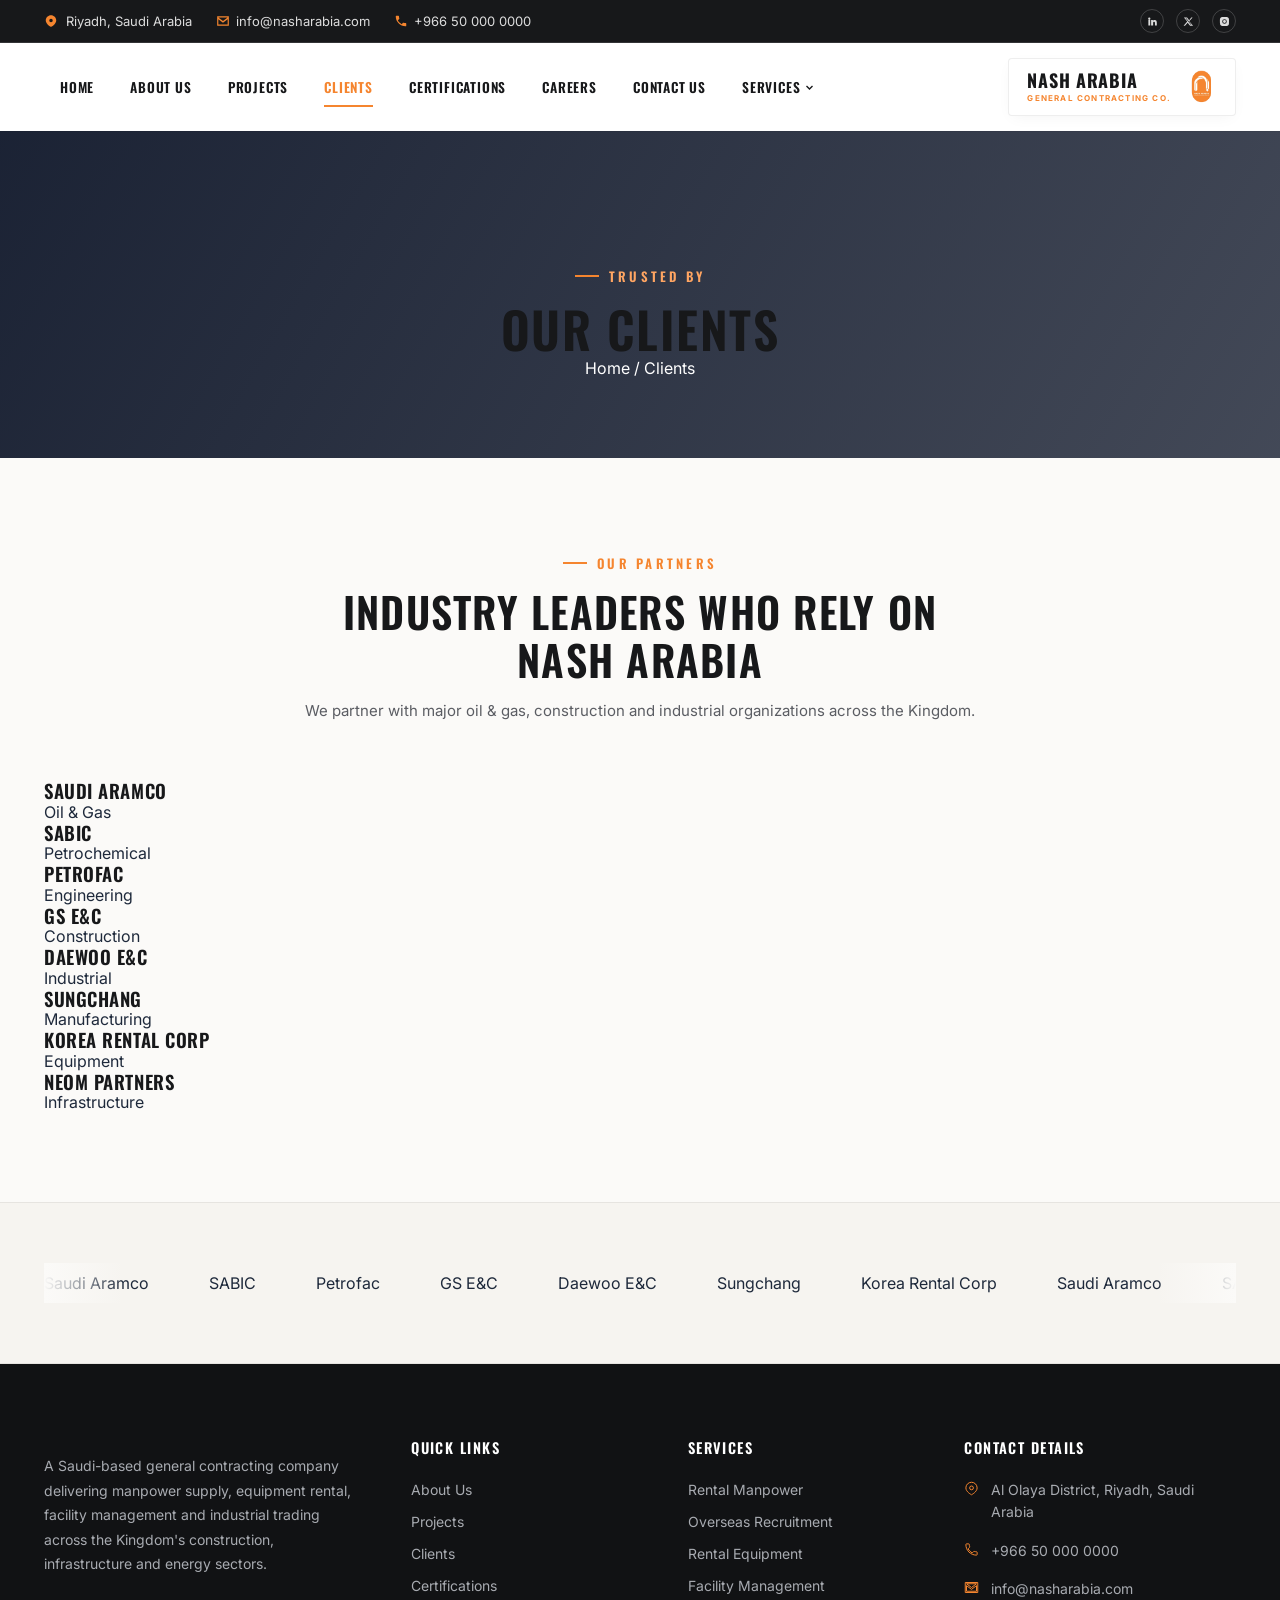
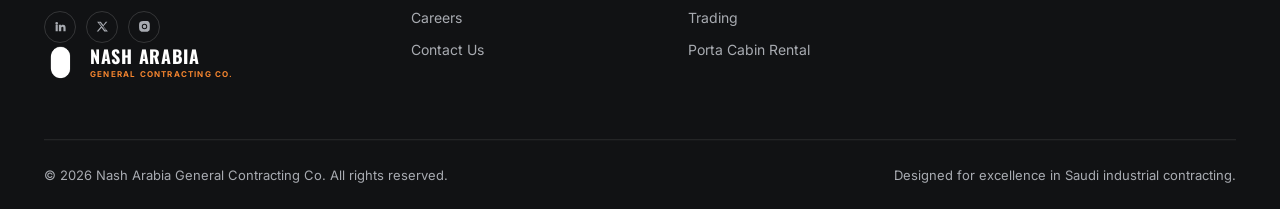
<file: clients.html>
<!DOCTYPE html>
<html lang="en">
<head>
<meta charset="UTF-8" />
<meta name="viewport" content="width=device-width, initial-scale=1.0" />
<title>Our Clients | Nash Arabia General Contracting Co.</title>
<meta name="description" content="Nash Arabia is trusted by leading industrial, petrochemical, construction and infrastructure companies across Saudi Arabia." />
<link rel="icon" href="data:image/svg+xml,%3Csvg xmlns='http://www.w3.org/2000/svg' viewBox='0 0 60 74'%3E%3Cpath d='M6 74V30C6 14.5 16.5 4 30 4S54 14.5 54 30V74H41V32c0-6-4.5-11-11-11s-11 5-11 11v42H6z' fill='%23f5852f'/%3E%3C/svg%3E">
<link rel="preconnect" href="https://fonts.googleapis.com" />
<link rel="preconnect" href="https://fonts.gstatic.com" crossorigin />
<link rel="stylesheet" href="https://fonts.googleapis.com/css2?family=Oswald:wght@500;600;700&family=Inter:wght@400;500;600;700;800&display=swap" />
<link rel="stylesheet" href="css/style.css" />
<noscript><style>.reveal{opacity:1!important;transform:none!important}</style></noscript>
</head>
<body data-page="clients">

<!-- ============ HEADER Component ============ -->
<div id="site-header"></div>

<!-- ============ BANNER ============ -->
<section class="banner">
  <div class="container">
    <span class="eyebrow banner-eyebrow">Trusted By</span>
    <h1>Our Clients</h1>
    <div class="crumb"><a href="index.html">Home</a> / <span>Clients</span></div>
  </div>
</section>

<!-- ============ CLIENTS GRID ============ -->
<section class="page-section" style="padding:90px 0;">
  <div class="container">
    <div class="sec-head reveal" style="text-align:center;">
      <span class="eyebrow">Our Partners</span>
      <h2>Industry Leaders Who Rely on Nash Arabia</h2>
      <p style="color:var(--ink-soft); margin-top:14px; font-size:15px; line-height:1.8;">We partner with major oil &amp; gas, construction and industrial organizations across the Kingdom.</p>
    </div>
    
    <div class="clients-grid" data-stagger style="margin-top:40px;">
      <div class="client-card reveal"><h3>Saudi Aramco</h3><span>Oil &amp; Gas</span></div>
      <div class="client-card reveal reveal-delay-1"><h3>SABIC</h3><span>Petrochemical</span></div>
      <div class="client-card reveal reveal-delay-2"><h3>Petrofac</h3><span>Engineering</span></div>
      <div class="client-card reveal"><h3>GS E&amp;C</h3><span>Construction</span></div>
      <div class="client-card reveal reveal-delay-1"><h3>Daewoo E&amp;C</h3><span>Industrial</span></div>
      <div class="client-card reveal reveal-delay-2"><h3>Sungchang</h3><span>Manufacturing</span></div>
      <div class="client-card reveal"><h3>Korea Rental Corp</h3><span>Equipment</span></div>
      <div class="client-card reveal reveal-delay-1"><h3>NEOM Partners</h3><span>Infrastructure</span></div>
    </div>
  </div>
</section>

<!-- ============ MARQUEE ============ -->
<section class="clients-section" style="padding:60px 0; background:var(--off-white); border-top:1px solid var(--line); border-bottom:1px solid var(--line);">
  <div class="container">
    <div class="marquee">
      <div class="marquee-track" id="marqueeTrack">
        <span>Saudi Aramco</span><span>SABIC</span><span>Petrofac</span><span>GS E&amp;C</span><span>Daewoo E&amp;C</span><span>Sungchang</span><span>Korea Rental Corp</span>
        <span>Saudi Aramco</span><span>SABIC</span><span>Petrofac</span><span>GS E&amp;C</span><span>Daewoo E&amp;C</span><span>Sungchang</span><span>Korea Rental Corp</span>
      </div>
    </div>
  </div>
</section>

<!-- ============ FOOTER Component ============ -->
<div id="site-footer"></div>

<!-- Back to top button -->
<button class="to-top" aria-label="Back to top">
  <svg viewBox="0 0 24 24"><path d="M18 15l-6-6-6 6" fill="none" stroke="currentColor" stroke-width="2.5" stroke-linecap="round" stroke-linejoin="round"/></svg>
</button>

<script src="js/components.js"></script>
<script src="js/main.js"></script>
</body>
</html>
</file>
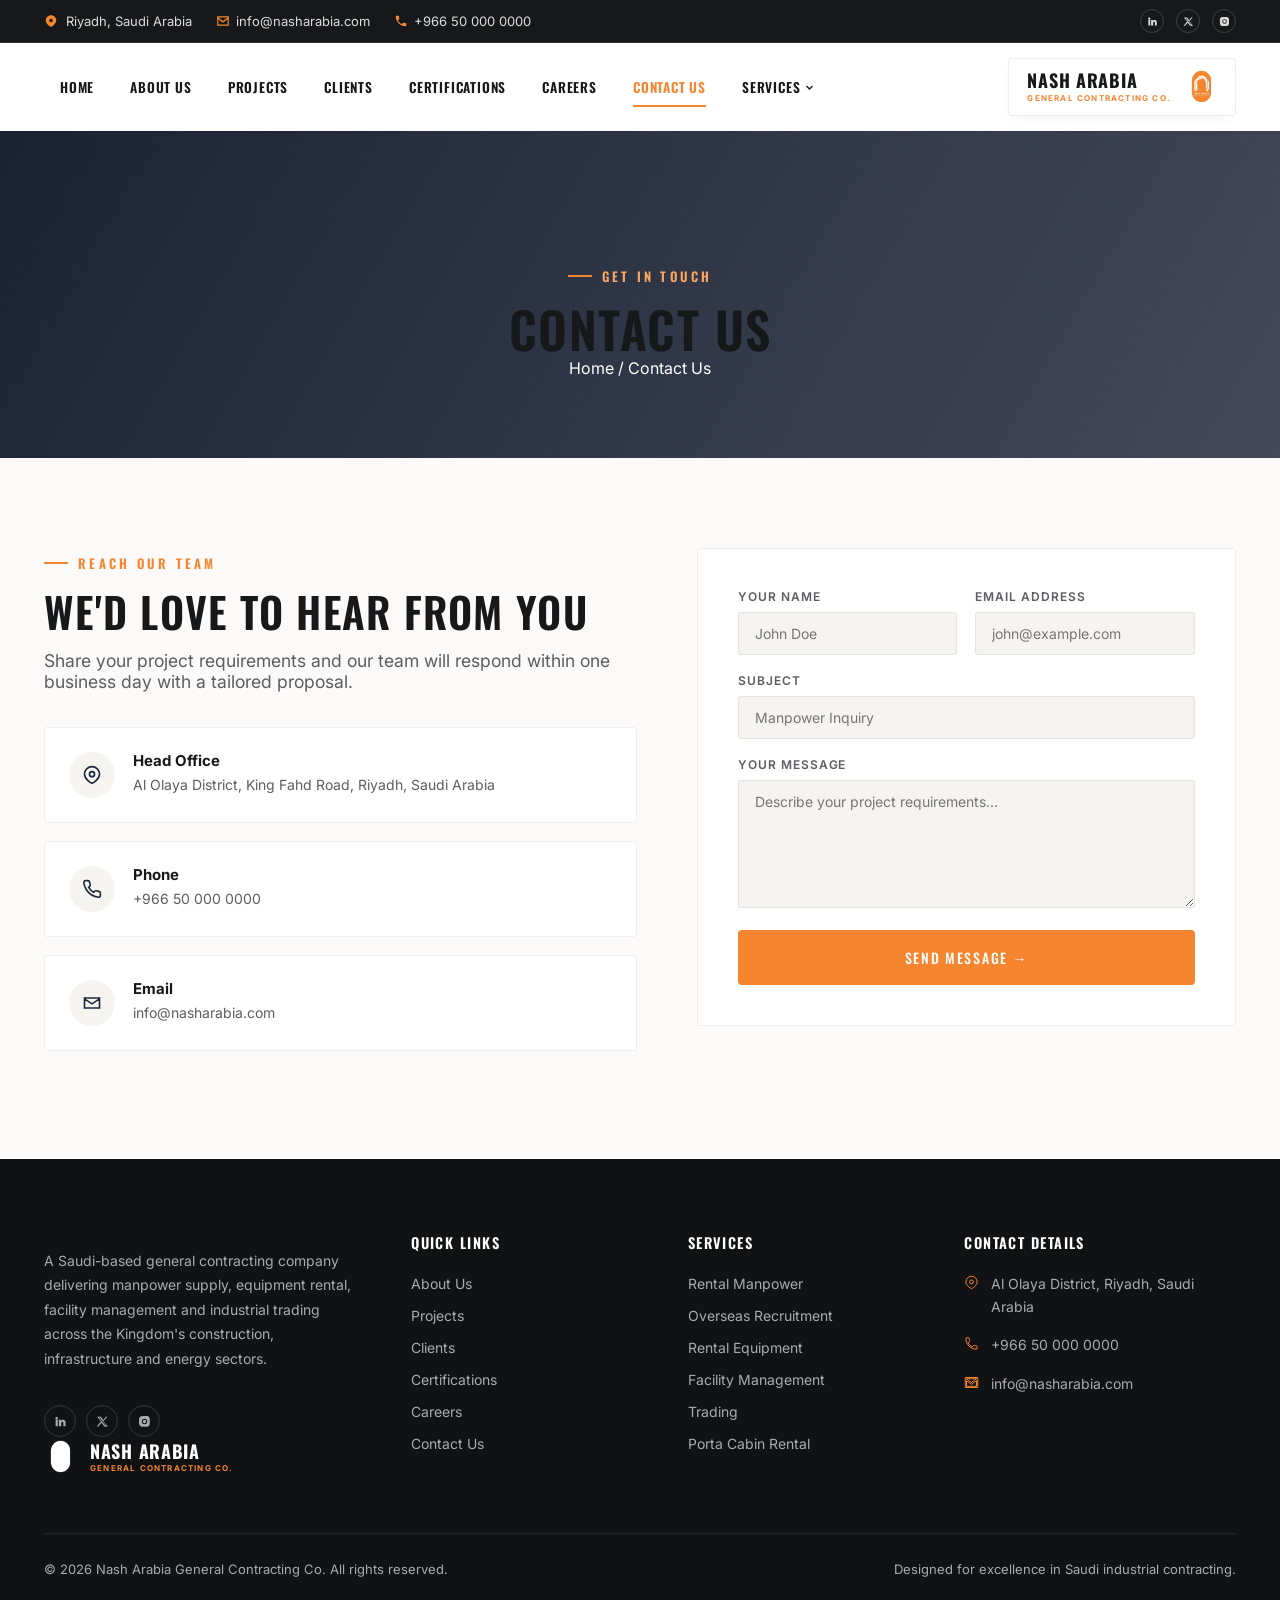
<file: contact.html>
<!DOCTYPE html>
<html lang="en">
<head>
<meta charset="UTF-8" />
<meta name="viewport" content="width=device-width, initial-scale=1.0" />
<title>Contact Us | Nash Arabia General Contracting Co.</title>
<meta name="description" content="Get in touch with Nash Arabia for quotes and consultation on manpower supply, equipment rental, facility management and industrial trading." />
<link rel="icon" href="data:image/svg+xml,%3Csvg xmlns='http://www.w3.org/2000/svg' viewBox='0 0 60 74'%3E%3Cpath d='M6 74V30C6 14.5 16.5 4 30 4S54 14.5 54 30V74H41V32c0-6-4.5-11-11-11s-11 5-11 11v42H6z' fill='%23f5852f'/%3E%3C/svg%3E">
<link rel="preconnect" href="https://fonts.googleapis.com" />
<link rel="preconnect" href="https://fonts.gstatic.com" crossorigin />
<link rel="stylesheet" href="https://fonts.googleapis.com/css2?family=Oswald:wght@500;600;700&family=Inter:wght@400;500;600;700;800&display=swap" />
<link rel="stylesheet" href="css/style.css" />
<noscript><style>.reveal{opacity:1!important;transform:none!important}</style></noscript>
</head>
<body data-page="contact">

<!-- ============ HEADER Component ============ -->
<div id="site-header"></div>

<!-- ============ BANNER ============ -->
<section class="banner">
  <div class="container">
    <span class="eyebrow banner-eyebrow">Get In Touch</span>
    <h1>Contact Us</h1>
    <div class="crumb"><a href="index.html">Home</a> / <span>Contact Us</span></div>
  </div>
</section>

<!-- ============ CONTACT SECTION ============ -->
<section class="page-section contact-section" style="padding:90px 0;">
  <div class="container contact-grid">
    
    <div class="contact-info reveal">
      <span class="eyebrow">Reach Our Team</span>
      <h2>We'd Love to <span class="text-orange">Hear From You</span></h2>
      <p class="lead" style="color:var(--ink-soft); margin:15px 0 35px 0; font-size:1.1rem;">Share your project requirements and our team will respond within one business day with a tailored proposal.</p>
      
      <div class="contact-info-card">
        <div class="contact-icon">
          <svg viewBox="0 0 24 24"><path d="M12 2C7 2 3 6 3 11c0 6.5 9 11 9 11s9-4.5 9-11c0-5-4-9-9-9zm0 12a3 3 0 110-6 3 3 0 010 6z" fill="none" stroke="currentColor" stroke-width="2"/></svg>
        </div>
        <div>
          <h4>Head Office</h4>
          <p>Al Olaya District, King Fahd Road, Riyadh, Saudi Arabia</p>
        </div>
      </div>
      
      <div class="contact-info-card">
        <div class="contact-icon">
          <svg viewBox="0 0 24 24"><path d="M22 16.9v3a2 2 0 0 1-2.2 2 19.8 19.8 0 0 1-8.6-3 19.5 19.5 0 0 1-6-6 19.8 19.8 0 0 1-3-8.7A2 2 0 0 1 4.1 2h3a2 2 0 0 1 2 1.7c.1 1 .4 2 .7 3a2 2 0 0 1-.5 2.1L8 10a16 16 0 0 0 6 6l1.2-1.3a2 2 0 0 1 2.1-.5c1 .3 2 .5 3 .7a2 2 0 0 1 1.7 2Z" fill="none" stroke="currentColor" stroke-width="2"/></svg>
        </div>
        <div>
          <h4>Phone</h4>
          <p>+966 50 000 0000</p>
        </div>
      </div>
      
      <div class="contact-info-card">
        <div class="contact-icon">
          <svg viewBox="0 0 24 24"><path d="m3 7 9 6 9-6M3 6h18v12H3z" fill="none" stroke="currentColor" stroke-width="2"/></svg>
        </div>
        <div>
          <h4>Email</h4>
          <p>info@nasharabia.com</p>
        </div>
      </div>
    </div>
    
    <div class="reveal reveal-delay-1">
      <form class="form-card contact-form" id="quoteForm">
        <div class="form-row">
          <div class="field">
            <label>Your Name</label>
            <input type="text" placeholder="John Doe" required />
          </div>
          <div class="field">
            <label>Email Address</label>
            <input type="email" placeholder="john@example.com" required />
          </div>
        </div>
        <div class="field">
          <label>Subject</label>
          <input type="text" placeholder="Manpower Inquiry" required />
        </div>
        <div class="field">
          <label>Your Message</label>
          <textarea rows="6" placeholder="Describe your project requirements..." required></textarea>
        </div>
        <button type="submit" class="btn btn-primary btn-block">Send Message →</button>
        <div class="form-success">
          <svg viewBox="0 0 24 24" fill="none" stroke="currentColor" stroke-width="2" style="width:20px; height:20px;"><path d="M22 11.08V12a10 10 0 1 1-5.93-9.14"/><path d="M22 4L12 14.01l-3-3"/></svg>
          <span>Thanks — we'll be in touch shortly.</span>
        </div>
      </form>
    </div>
    
  </div>
</section>

<!-- ============ FOOTER Component ============ -->
<div id="site-footer"></div>

<!-- Back to top button -->
<button class="to-top" aria-label="Back to top">
  <svg viewBox="0 0 24 24"><path d="M18 15l-6-6-6 6" fill="none" stroke="currentColor" stroke-width="2.5" stroke-linecap="round" stroke-linejoin="round"/></svg>
</button>

<script src="js/components.js"></script>
<script src="js/main.js"></script>
</body>
</html>
</file>
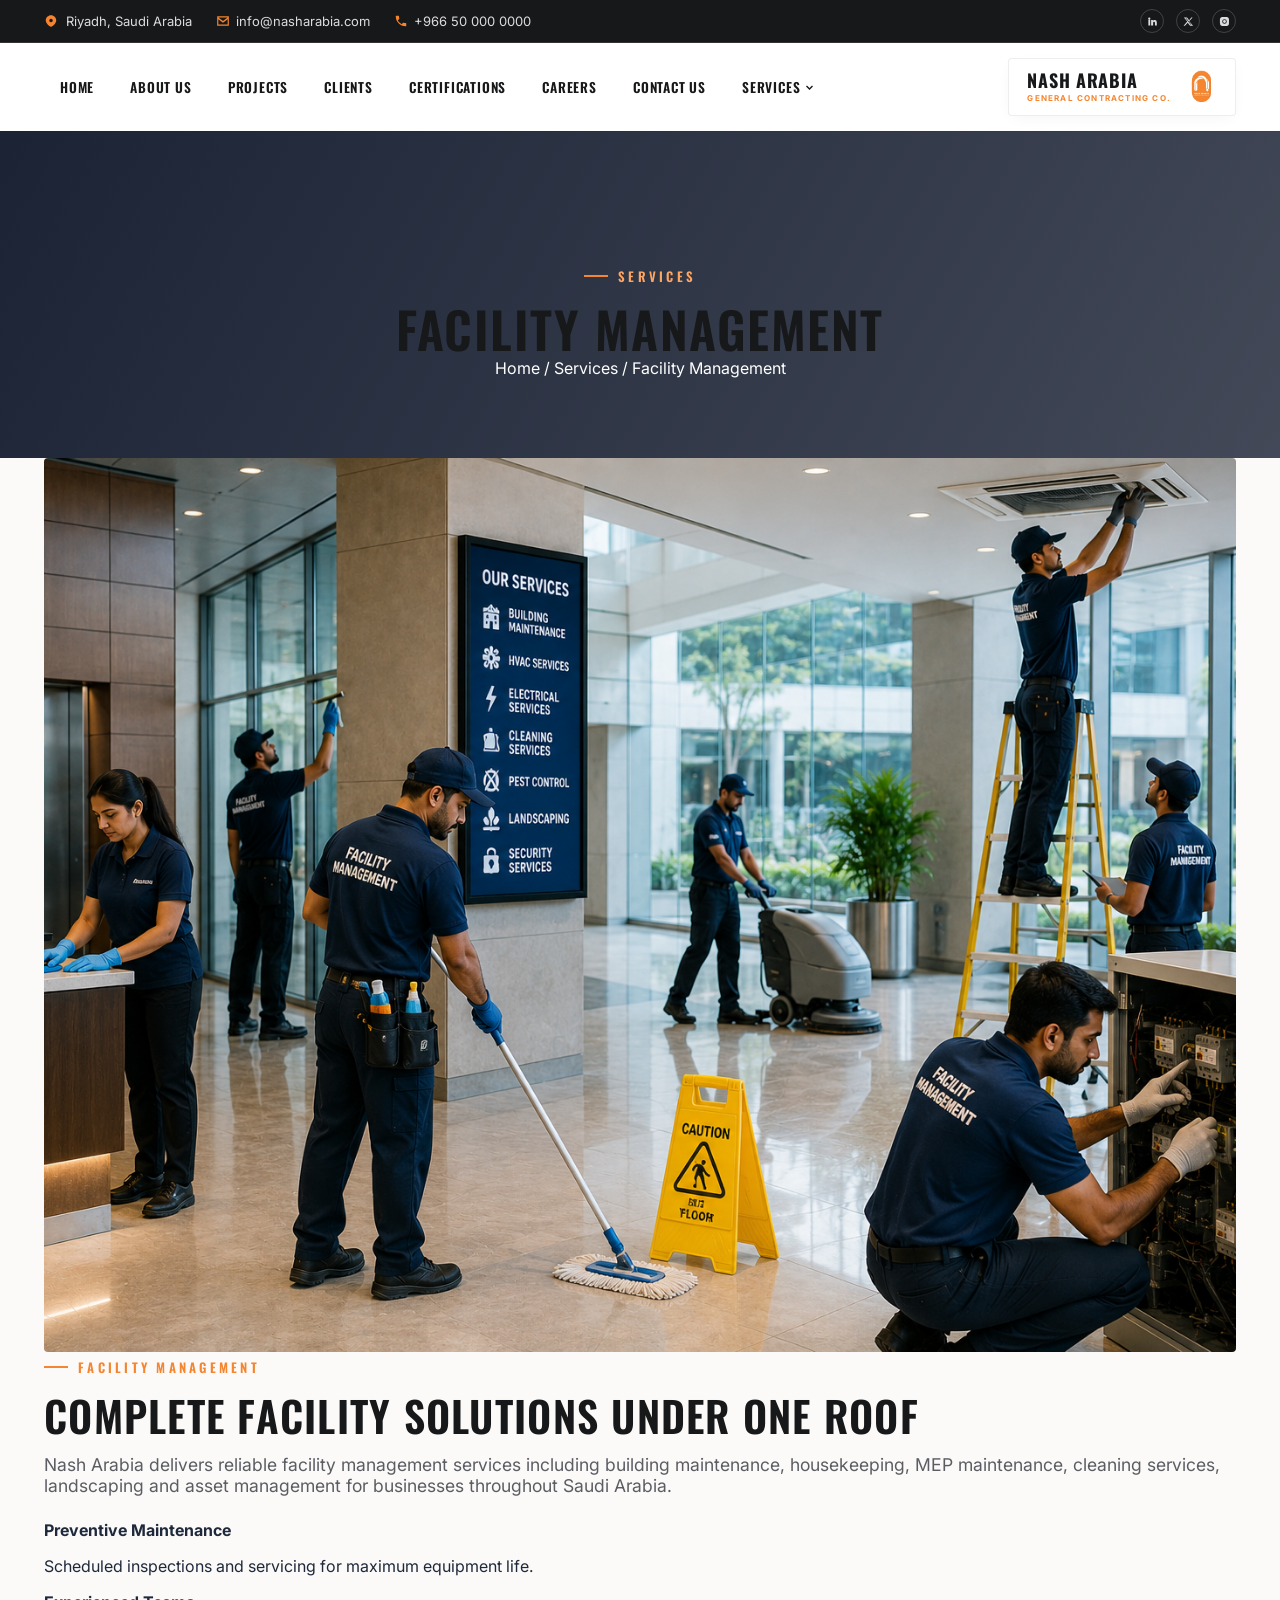
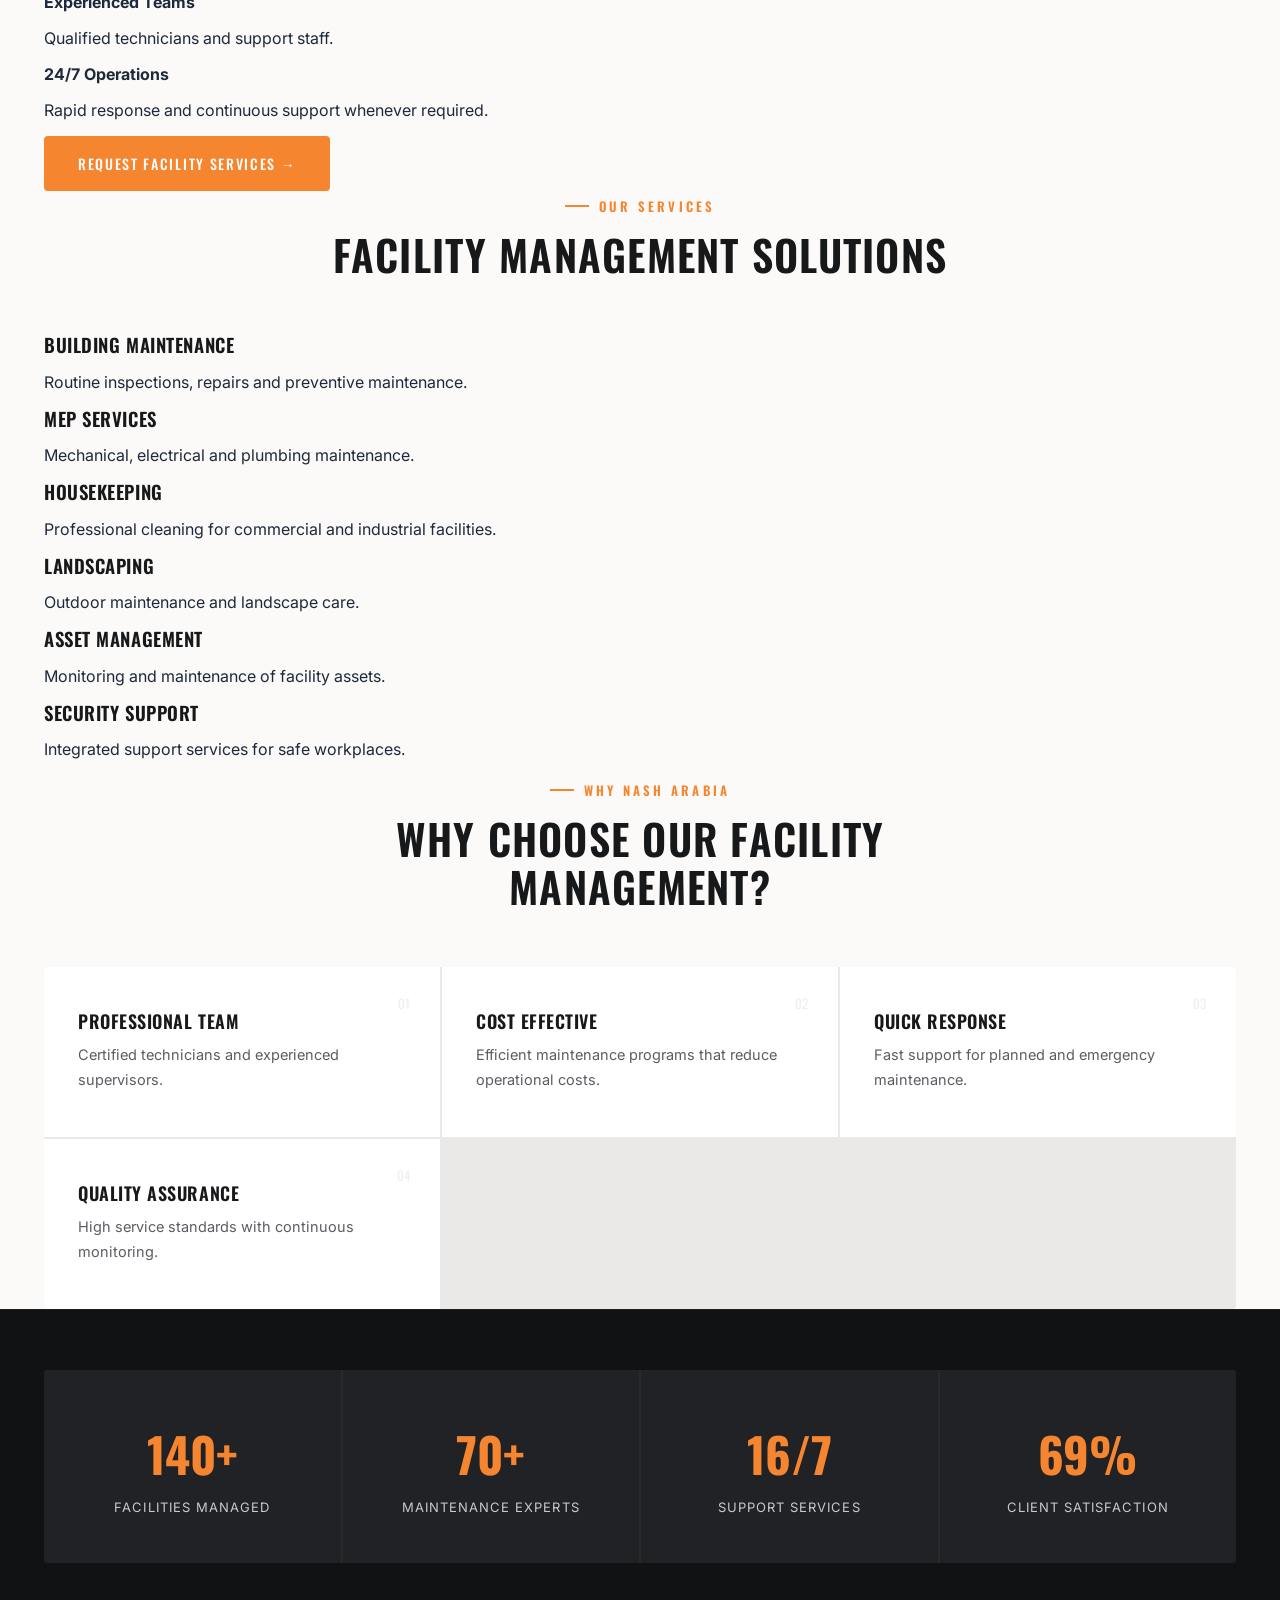
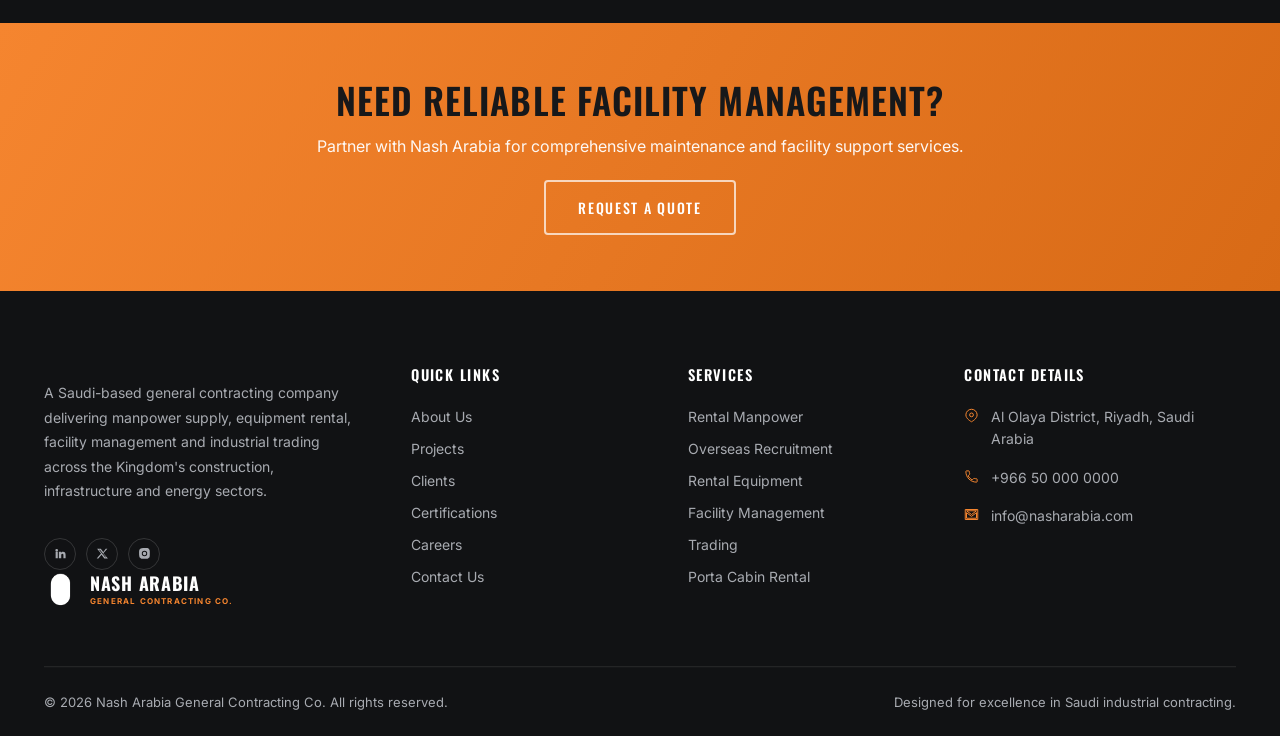
<file: facility_management.html>
<!DOCTYPE html>
<html lang="en">
<head>
<meta charset="UTF-8" />
<meta name="viewport" content="width=device-width, initial-scale=1.0" />
<title>Facility Management | Nash Arabia General Contracting Co.</title>
<meta name="description" content="Nash Arabia offers comprehensive facility management services including preventive maintenance, MEP works, housekeeping, camp operations, and support solutions in Saudi Arabia." />
<link rel="icon" href="data:image/svg+xml,%3Csvg xmlns='http://www.w3.org/2000/svg' viewBox='0 0 60 74'%3E%3Cpath d='M6 74V30C6 14.5 16.5 4 30 4S54 14.5 54 30V74H41V32c0-6-4.5-11-11-11s-11 5-11 11v42H6z' fill='%23f5852f'/%3E%3C/svg%3E">
<link rel="preconnect" href="https://fonts.googleapis.com" />
<link rel="preconnect" href="https://fonts.gstatic.com" crossorigin />
<link rel="stylesheet" href="https://fonts.googleapis.com/css2?family=Oswald:wght@500;600;700&family=Inter:wght@400;500;600;700;800&display=swap" />
<link rel="stylesheet" href="css/style.css" />
<noscript><style>.reveal{opacity:1!important;transform:none!important}</style></noscript>
</head>
<body data-page="services">

<!-- ============ HEADER Component ============ -->
<div id="site-header"></div>

<!-- ============ BANNER ============ -->
<section class="banner">
  <div class="container">
    <span class="eyebrow banner-eyebrow">Services</span>
    <h1>Facility Management</h1>
    <div class="crumb"><a href="index.html">Home</a> / <a href="services.html">Services</a> / <span>Facility Management</span></div>
  </div>
</section>

<!-- ============ STORY ============ -->
<section class="page-section">
  <div class="container page-grid-2">
    <div class="reveal"><img src="images/facilitymanagement.png" alt="Facility Management" style="width:100%; aspect-ratio:4/3; object-fit:cover; border-radius:var(--radius);" /></div>
    <div class="reveal reveal-delay-1">
      <span class="eyebrow">Facility Management</span>
      <h2>Complete Facility Solutions Under One Roof</h2>
      <p class="lead" style="color:var(--ink-soft); margin:15px 0 24px 0; font-size:1.1rem;">Nash Arabia delivers reliable facility management services including building maintenance, housekeeping, MEP maintenance, cleaning services, landscaping and asset management for businesses throughout Saudi Arabia.</p>
      <ul class="value-list">
        <li><div><b>Preventive Maintenance</b><p>Scheduled inspections and servicing for maximum equipment life.</p></div></li>
        <li><div><b>Experienced Teams</b><p>Qualified technicians and support staff.</p></div></li>
        <li><div><b>24/7 Operations</b><p>Rapid response and continuous support whenever required.</p></div></li>
      </ul>
      <a href="contact.html" class="btn btn-primary">Request Facility Services →</a>
    </div>
  </div>
</section>

<!-- ============ SERVICES GRID ============ -->
<section class="page-section alt">
  <div class="container">
    <div class="sec-head reveal" style="text-align:center;">
      <span class="eyebrow">Our Services</span>
      <h2>Facility Management Solutions</h2>
    </div>
    <div class="services-page-grid">
      <div class="service-page-card reveal"><div class="service-page-body"><h3>Building Maintenance</h3><p>Routine inspections, repairs and preventive maintenance.</p></div></div>
      <div class="service-page-card reveal reveal-delay-1"><div class="service-page-body"><h3>MEP Services</h3><p>Mechanical, electrical and plumbing maintenance.</p></div></div>
      <div class="service-page-card reveal reveal-delay-2"><div class="service-page-body"><h3>Housekeeping</h3><p>Professional cleaning for commercial and industrial facilities.</p></div></div>
      <div class="service-page-card reveal"><div class="service-page-body"><h3>Landscaping</h3><p>Outdoor maintenance and landscape care.</p></div></div>
      <div class="service-page-card reveal reveal-delay-1"><div class="service-page-body"><h3>Asset Management</h3><p>Monitoring and maintenance of facility assets.</p></div></div>
      <div class="service-page-card reveal reveal-delay-2"><div class="service-page-body"><h3>Security Support</h3><p>Integrated support services for safe workplaces.</p></div></div>
    </div>
  </div>
</section>

<!-- ============ WHY CHOOSE US ============ -->
<section class="page-section">
  <div class="container">
    <div class="sec-head reveal" style="text-align:center;">
      <span class="eyebrow">Why Nash Arabia</span>
      <h2>Why Choose Our Facility Management?</h2>
    </div>
    <div class="grid-6" style="border-radius:var(--radius); overflow:hidden;">
      <div class="feature-card reveal"><span class="feature-num">01</span><h3>Professional Team</h3><p>Certified technicians and experienced supervisors.</p></div>
      <div class="feature-card reveal reveal-delay-1"><span class="feature-num">02</span><h3>Cost Effective</h3><p>Efficient maintenance programs that reduce operational costs.</p></div>
      <div class="feature-card reveal reveal-delay-2"><span class="feature-num">03</span><h3>Quick Response</h3><p>Fast support for planned and emergency maintenance.</p></div>
      <div class="feature-card reveal"><span class="feature-num">04</span><h3>Quality Assurance</h3><p>High service standards with continuous monitoring.</p></div>
    </div>
  </div>
</section>

<!-- ============ STATS COUNTERS ============ -->
<section class="section-tight section-dark" style="background:#111214; border-top:1px solid rgba(255,255,255,0.05); padding:60px 0;">
  <div class="container">
    <div class="counters" style="border-radius:var(--radius); overflow:hidden;">
      <div class="counter"><b data-count="200" data-suffix="+">200+</b><span class="label">Facilities Managed</span></div>
      <div class="counter"><b data-count="100" data-suffix="+">100+</b><span class="label">Maintenance Experts</span></div>
      <div class="counter"><b data-count="24" data-suffix="/7">24/7</b><span class="label">Support Services</span></div>
      <div class="counter"><b data-count="99" data-suffix="%">99%</b><span class="label">Client Satisfaction</span></div>
    </div>
  </div>
</section>

<!-- ============ CTA ============ -->
<section class="cta-strip">
  <div class="container">
    <h2>Need Reliable Facility Management?</h2>
    <p>Partner with Nash Arabia for comprehensive maintenance and facility support services.</p>
    <a href="contact.html" class="btn btn-outline">Request a Quote</a>
  </div>
</section>

<!-- ============ FOOTER Component ============ -->
<div id="site-footer"></div>

<!-- Back to top button -->
<button class="to-top" aria-label="Back to top">
  <svg viewBox="0 0 24 24"><path d="M18 15l-6-6-6 6" fill="none" stroke="currentColor" stroke-width="2.5" stroke-linecap="round" stroke-linejoin="round"/></svg>
</button>

<script src="js/components.js"></script>
<script src="js/main.js"></script>
</body>
</html>
</file>
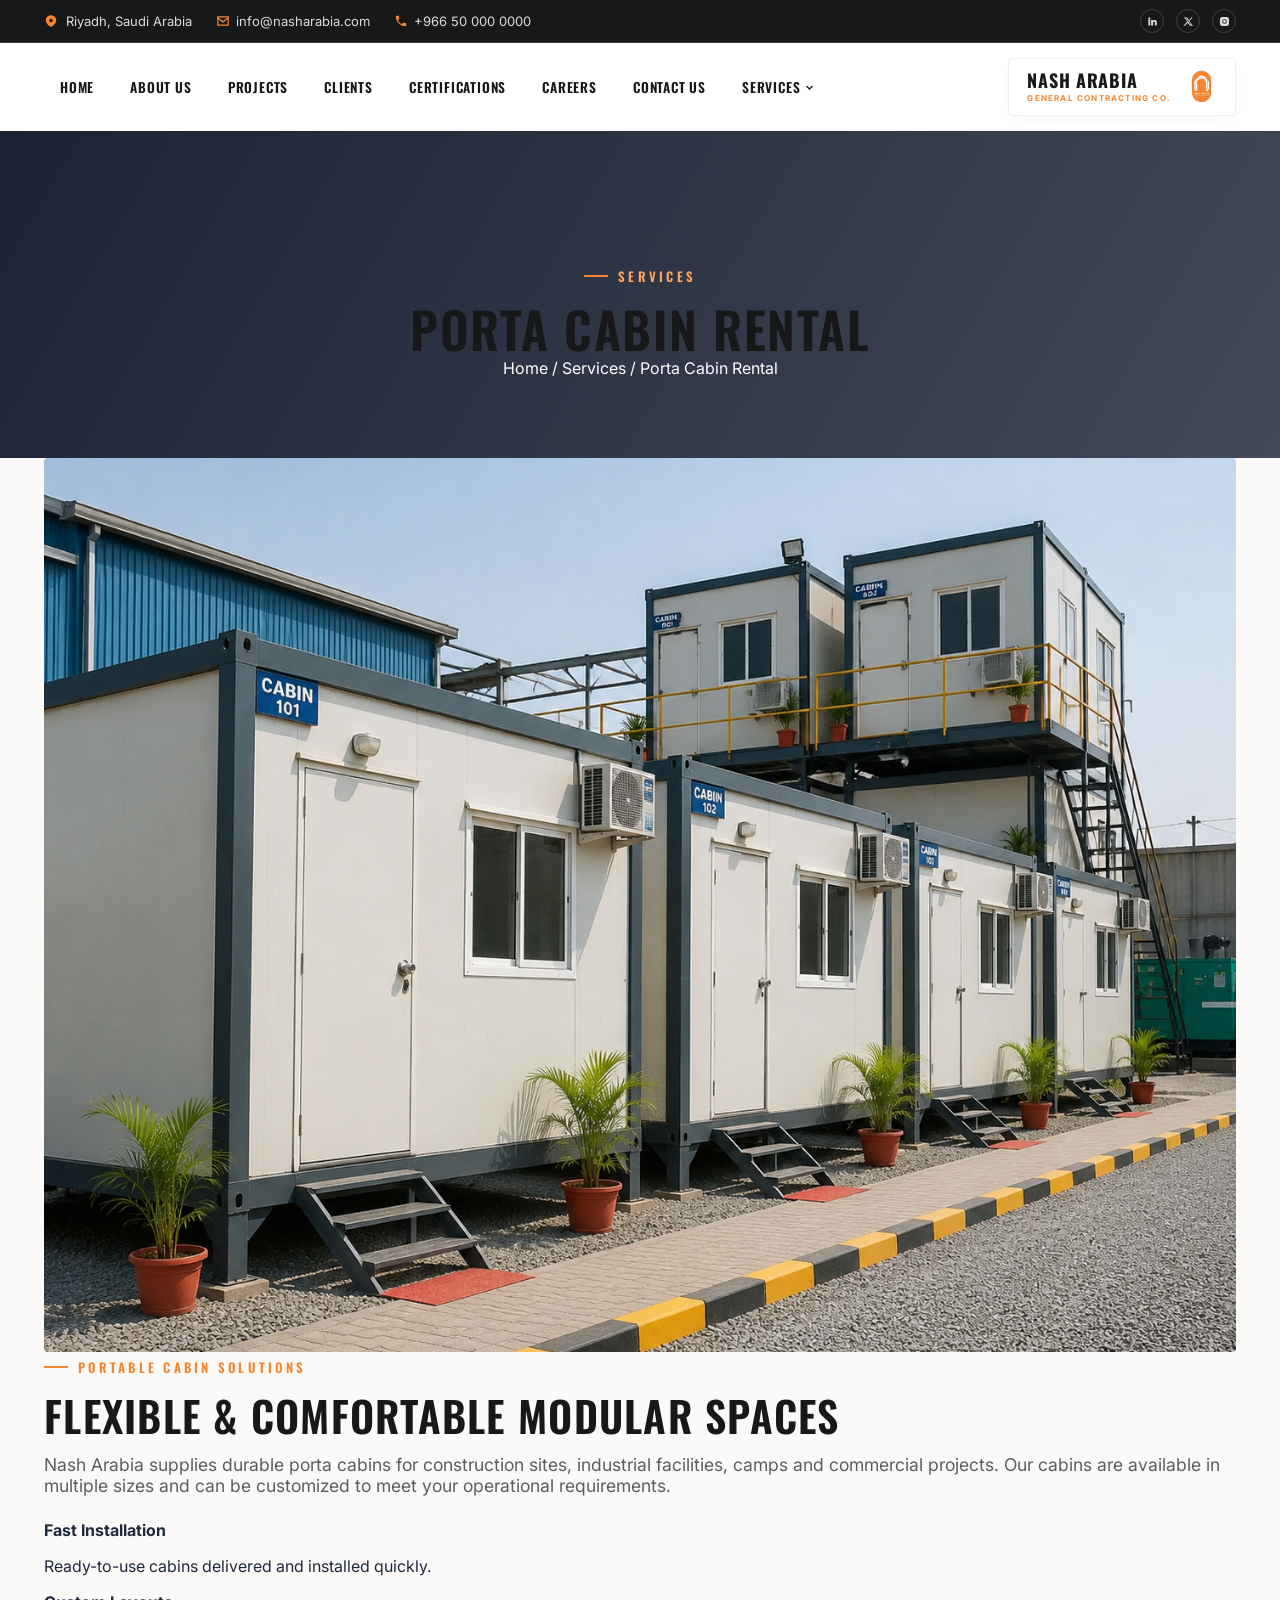
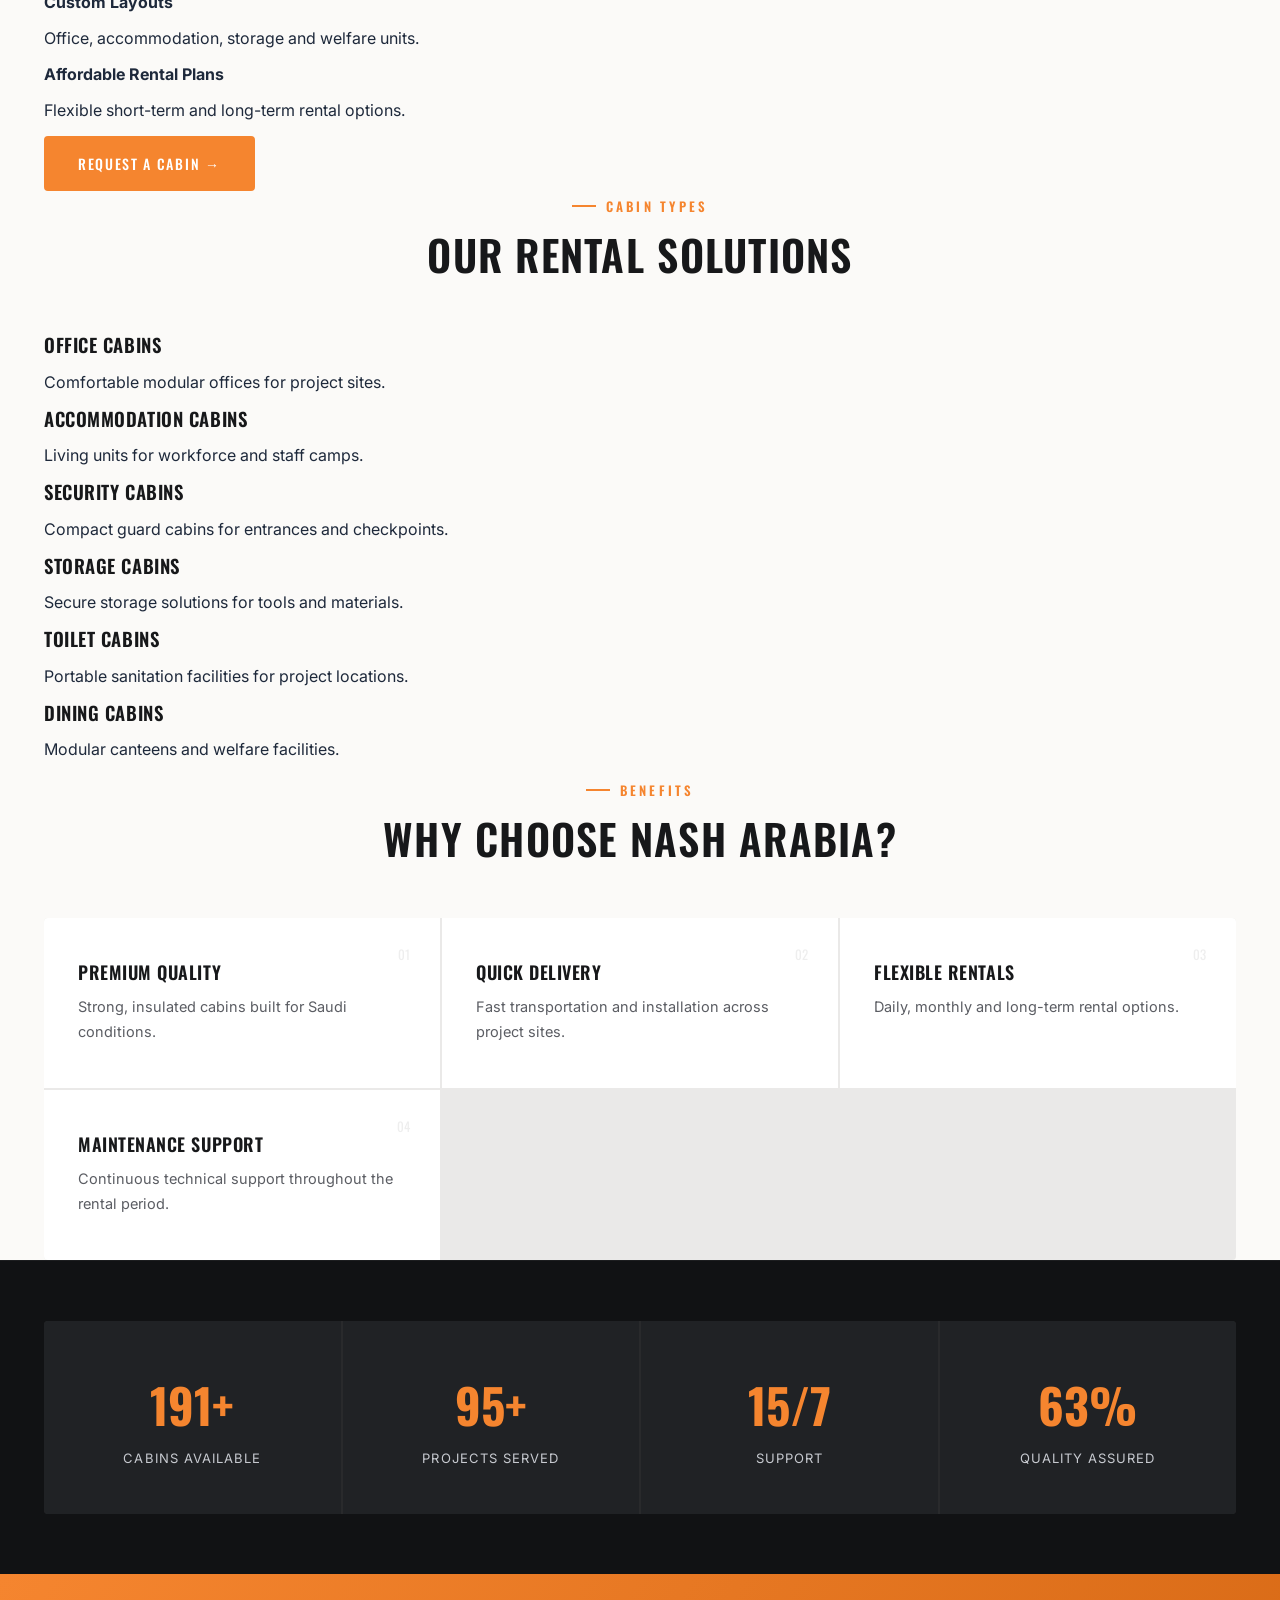
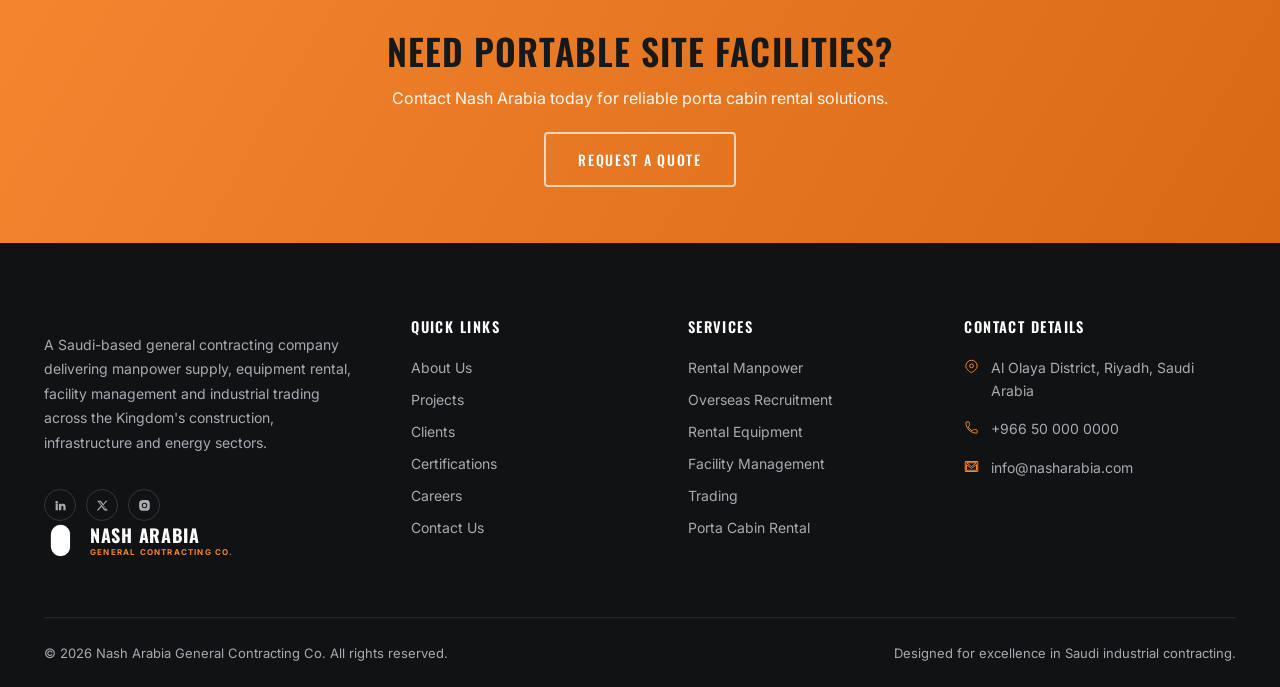
<file: porta_cabin_rental.html>
<!DOCTYPE html>
<html lang="en">
<head>
<meta charset="UTF-8" />
<meta name="viewport" content="width=device-width, initial-scale=1.0" />
<title>Porta Cabin Rental | Nash Arabia General Contracting Co.</title>
<meta name="description" content="Nash Arabia rents out durable portable cabins for site offices, workforce accommodation, security booths, storage and dining facilities in Saudi Arabia." />
<link rel="icon" href="data:image/svg+xml,%3Csvg xmlns='http://www.w3.org/2000/svg' viewBox='0 0 60 74'%3E%3Cpath d='M6 74V30C6 14.5 16.5 4 30 4S54 14.5 54 30V74H41V32c0-6-4.5-11-11-11s-11 5-11 11v42H6z' fill='%23f5852f'/%3E%3C/svg%3E">
<link rel="preconnect" href="https://fonts.googleapis.com" />
<link rel="preconnect" href="https://fonts.gstatic.com" crossorigin />
<link rel="stylesheet" href="https://fonts.googleapis.com/css2?family=Oswald:wght@500;600;700&family=Inter:wght@400;500;600;700;800&display=swap" />
<link rel="stylesheet" href="css/style.css" />
<noscript><style>.reveal{opacity:1!important;transform:none!important}</style></noscript>
</head>
<body data-page="services">

<!-- ============ HEADER Component ============ -->
<div id="site-header"></div>

<!-- ============ BANNER ============ -->
<section class="banner">
  <div class="container">
    <span class="eyebrow banner-eyebrow">Services</span>
    <h1>Porta Cabin Rental</h1>
    <div class="crumb"><a href="index.html">Home</a> / <a href="services.html">Services</a> / <span>Porta Cabin Rental</span></div>
  </div>
</section>

<!-- ============ STORY ============ -->
<section class="page-section">
  <div class="container page-grid-2">
    <div class="reveal"><img src="images/portacabin.png" alt="Porta Cabin Rental" style="width:100%; aspect-ratio:4/3; object-fit:cover; border-radius:var(--radius);" /></div>
    <div class="reveal reveal-delay-1">
      <span class="eyebrow">Portable Cabin Solutions</span>
      <h2>Flexible & Comfortable Modular Spaces</h2>
      <p class="lead" style="color:var(--ink-soft); margin:15px 0 24px 0; font-size:1.1rem;">Nash Arabia supplies durable porta cabins for construction sites, industrial facilities, camps and commercial projects. Our cabins are available in multiple sizes and can be customized to meet your operational requirements.</p>
      <ul class="value-list">
        <li><div><b>Fast Installation</b><p>Ready-to-use cabins delivered and installed quickly.</p></div></li>
        <li><div><b>Custom Layouts</b><p>Office, accommodation, storage and welfare units.</p></div></li>
        <li><div><b>Affordable Rental Plans</b><p>Flexible short-term and long-term rental options.</p></div></li>
      </ul>
      <a href="contact.html" class="btn btn-primary">Request a Cabin →</a>
    </div>
  </div>
</section>

<!-- ============ SERVICES GRID ============ -->
<section class="page-section alt">
  <div class="container">
    <div class="sec-head reveal" style="text-align:center;">
      <span class="eyebrow">Cabin Types</span>
      <h2>Our Rental Solutions</h2>
    </div>
    <div class="services-page-grid">
      <div class="service-page-card reveal"><div class="service-page-body"><h3>Office Cabins</h3><p>Comfortable modular offices for project sites.</p></div></div>
      <div class="service-page-card reveal reveal-delay-1"><div class="service-page-body"><h3>Accommodation Cabins</h3><p>Living units for workforce and staff camps.</p></div></div>
      <div class="service-page-card reveal reveal-delay-2"><div class="service-page-body"><h3>Security Cabins</h3><p>Compact guard cabins for entrances and checkpoints.</p></div></div>
      <div class="service-page-card reveal"><div class="service-page-body"><h3>Storage Cabins</h3><p>Secure storage solutions for tools and materials.</p></div></div>
      <div class="service-page-card reveal reveal-delay-1"><div class="service-page-body"><h3>Toilet Cabins</h3><p>Portable sanitation facilities for project locations.</p></div></div>
      <div class="service-page-card reveal reveal-delay-2"><div class="service-page-body"><h3>Dining Cabins</h3><p>Modular canteens and welfare facilities.</p></div></div>
    </div>
  </div>
</section>

<!-- ============ WHY CHOOSE US ============ -->
<section class="page-section">
  <div class="container">
    <div class="sec-head reveal" style="text-align:center;">
      <span class="eyebrow">Benefits</span>
      <h2>Why Choose Nash Arabia?</h2>
    </div>
    <div class="grid-6" style="border-radius:var(--radius); overflow:hidden;">
      <div class="feature-card reveal"><span class="feature-num">01</span><h3>Premium Quality</h3><p>Strong, insulated cabins built for Saudi conditions.</p></div>
      <div class="feature-card reveal reveal-delay-1"><span class="feature-num">02</span><h3>Quick Delivery</h3><p>Fast transportation and installation across project sites.</p></div>
      <div class="feature-card reveal reveal-delay-2"><span class="feature-num">03</span><h3>Flexible Rentals</h3><p>Daily, monthly and long-term rental options.</p></div>
      <div class="feature-card reveal"><span class="feature-num">04</span><h3>Maintenance Support</h3><p>Continuous technical support throughout the rental period.</p></div>
    </div>
  </div>
</section>

<!-- ============ STATS COUNTERS ============ -->
<section class="section-tight section-dark" style="background:#111214; border-top:1px solid rgba(255,255,255,0.05); padding:60px 0;">
  <div class="container">
    <div class="counters" style="border-radius:var(--radius); overflow:hidden;">
      <div class="counter"><b data-count="300" data-suffix="+">300+</b><span class="label">Cabins Available</span></div>
      <div class="counter"><b data-count="150" data-suffix="+">150+</b><span class="label">Projects Served</span></div>
      <div class="counter"><b data-count="24" data-suffix="/7">24/7</b><span class="label">Support</span></div>
      <div class="counter"><b data-count="100" data-suffix="%">100%</b><span class="label">Quality Assured</span></div>
    </div>
  </div>
</section>

<!-- ============ CTA ============ -->
<section class="cta-strip">
  <div class="container">
    <h2>Need Portable Site Facilities?</h2>
    <p>Contact Nash Arabia today for reliable porta cabin rental solutions.</p>
    <a href="contact.html" class="btn btn-outline">Request a Quote</a>
  </div>
</section>

<!-- ============ FOOTER Component ============ -->
<div id="site-footer"></div>

<!-- Back to top button -->
<button class="to-top" aria-label="Back to top">
  <svg viewBox="0 0 24 24"><path d="M18 15l-6-6-6 6" fill="none" stroke="currentColor" stroke-width="2.5" stroke-linecap="round" stroke-linejoin="round"/></svg>
</button>

<script src="js/components.js"></script>
<script src="js/main.js"></script>
</body>
</html>
</file>
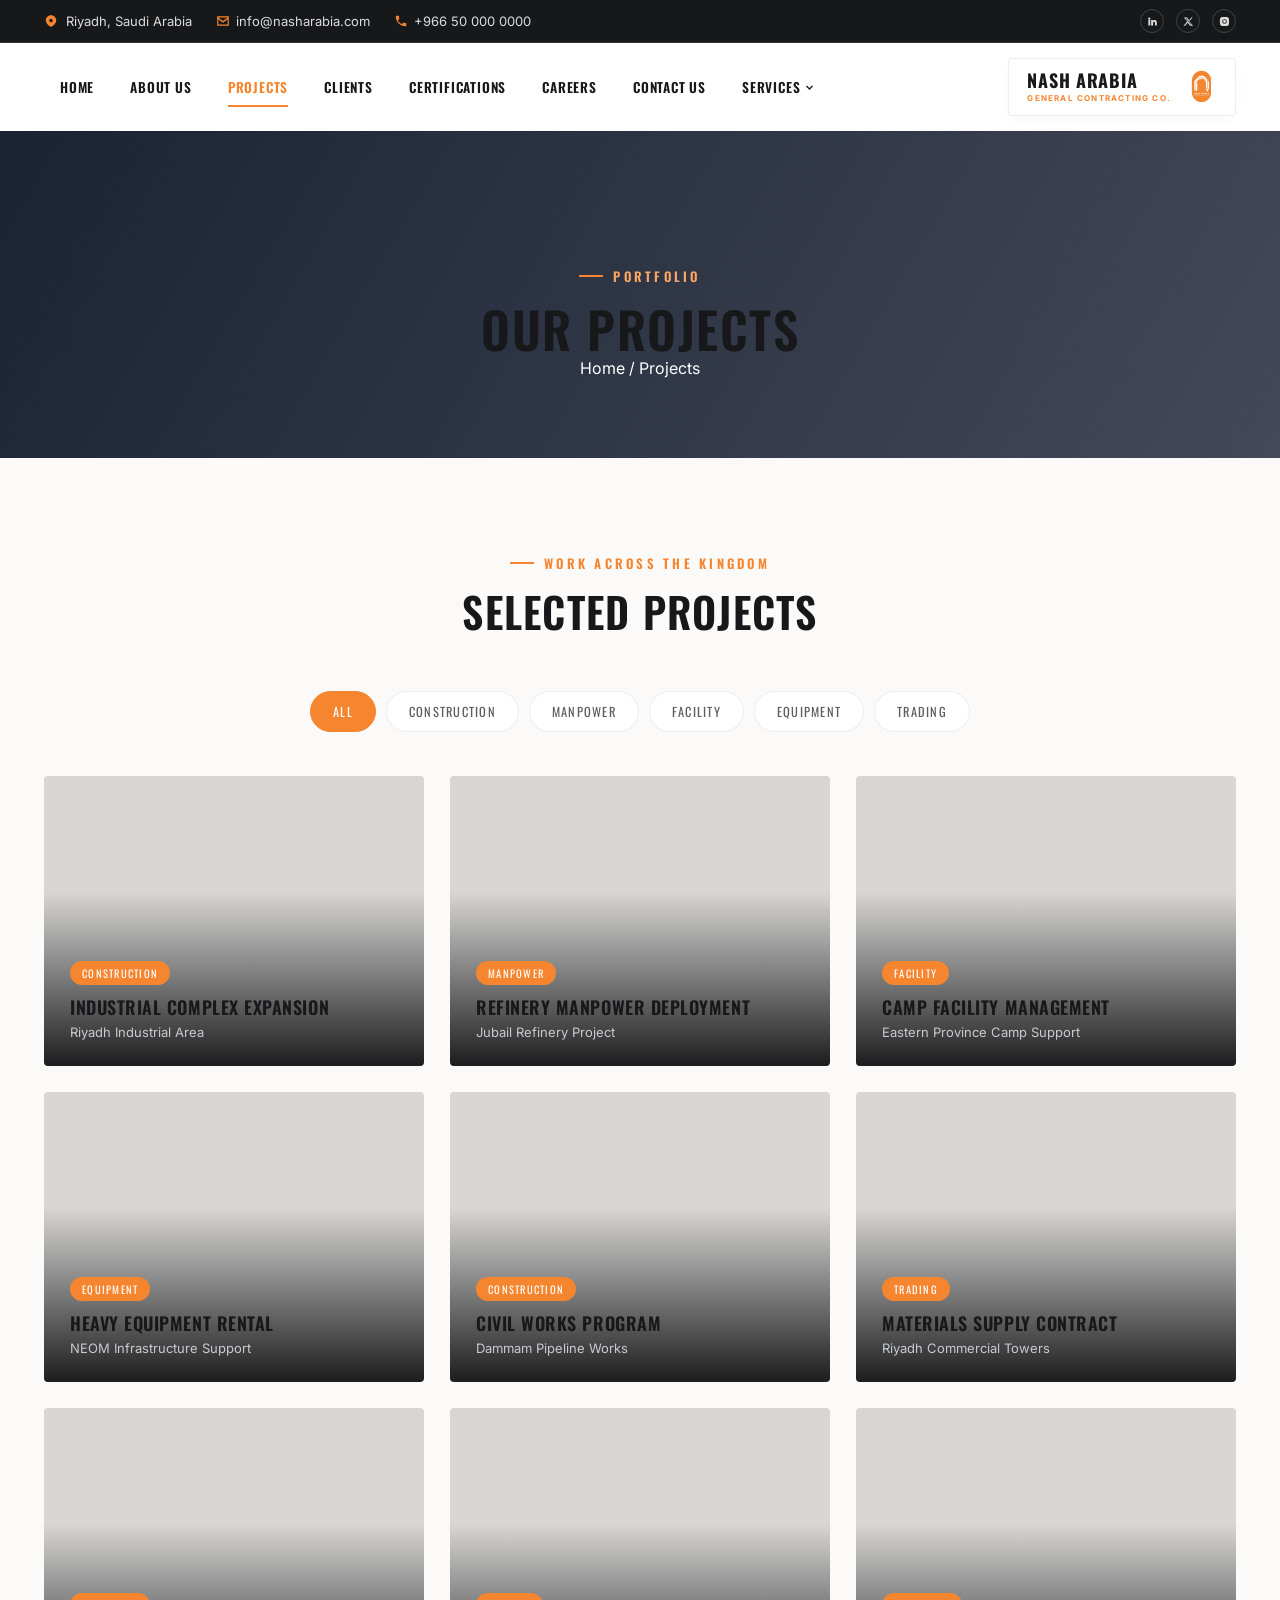
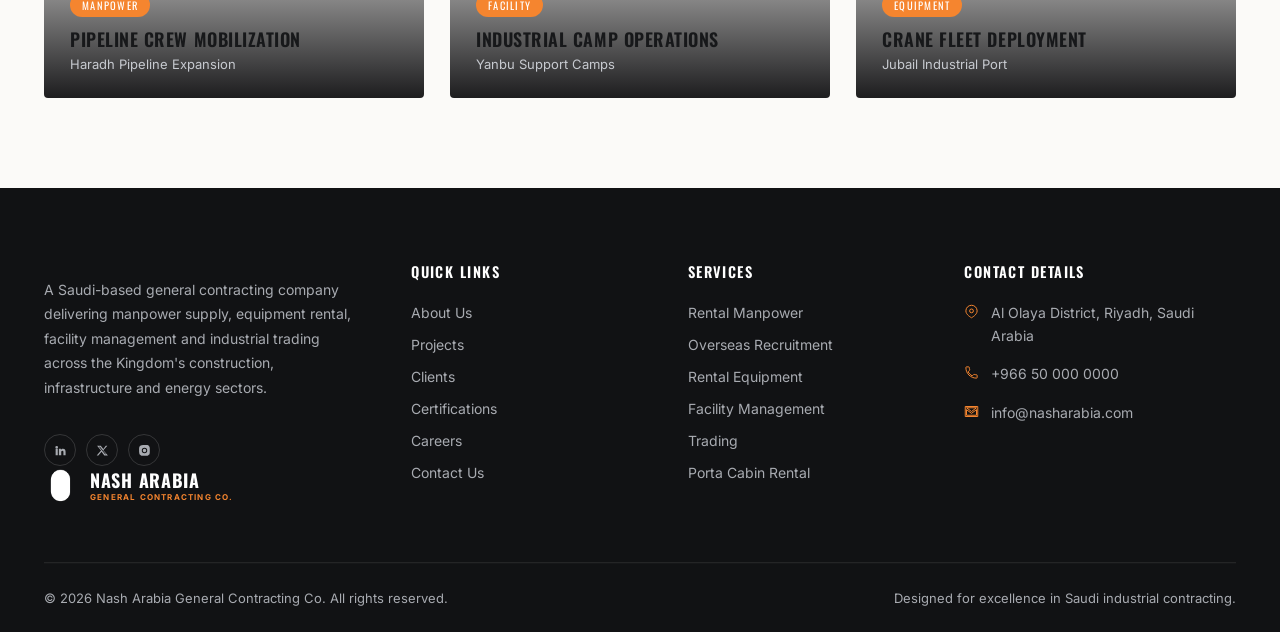
<file: projects.html>
<!DOCTYPE html>
<html lang="en">
<head>
<meta charset="UTF-8" />
<meta name="viewport" content="width=device-width, initial-scale=1.0" />
<title>Our Projects | Nash Arabia General Contracting Co.</title>
<meta name="description" content="Browse Nash Arabia's extensive portfolio of construction, manpower, facility management and equipment rental projects across Saudi Arabia." />
<link rel="icon" href="data:image/svg+xml,%3Csvg xmlns='http://www.w3.org/2000/svg' viewBox='0 0 60 74'%3E%3Cpath d='M6 74V30C6 14.5 16.5 4 30 4S54 14.5 54 30V74H41V32c0-6-4.5-11-11-11s-11 5-11 11v42H6z' fill='%23f5852f'/%3E%3C/svg%3E">
<link rel="preconnect" href="https://fonts.googleapis.com" />
<link rel="preconnect" href="https://fonts.gstatic.com" crossorigin />
<link rel="stylesheet" href="https://fonts.googleapis.com/css2?family=Oswald:wght@500;600;700&family=Inter:wght@400;500;600;700;800&display=swap" />
<link rel="stylesheet" href="css/style.css" />
<noscript><style>.reveal{opacity:1!important;transform:none!important}</style></noscript>
</head>
<body data-page="projects">

<!-- ============ HEADER Component ============ -->
<div id="site-header"></div>

<!-- ============ BANNER ============ -->
<section class="banner">
  <div class="container">
    <span class="eyebrow banner-eyebrow">Portfolio</span>
    <h1>Our Projects</h1>
    <div class="crumb"><a href="index.html">Home</a> / <span>Projects</span></div>
  </div>
</section>

<!-- ============ PROJECTS SECTION ============ -->
<section class="page-section projects-section" style="padding:90px 0;">
  <div class="container">
    <div class="sec-head reveal" style="text-align:center;">
      <span class="eyebrow">Work Across the Kingdom</span>
      <h2>Selected Projects</h2>
    </div>
    
    <!-- Filter Buttons -->
    <div class="filters" id="filterBar" style="margin-bottom:44px;">
      <button class="filter-btn is-active" data-filter="all">All</button>
      <button class="filter-btn" data-filter="construction">Construction</button>
      <button class="filter-btn" data-filter="manpower">Manpower</button>
      <button class="filter-btn" data-filter="facility">Facility</button>
      <button class="filter-btn" data-filter="equipment">Equipment</button>
      <button class="filter-btn" data-filter="trading">Trading</button>
    </div>
    
    <!-- Projects Grid -->
    <div class="projects-grid" id="projectsGrid">
      
      <!-- P1: Construction -->
      <div class="project-card reveal" data-cat="construction" style="background-image:url('https://images.unsplash.com/photo-1517089596392-fb9a9033e05b?auto=format&fit=crop&w=1200&q=80'); background-size:cover; background-position:center;">
        <div class="project-overlay">
          <div class="project-tag">Construction</div>
          <h3>Industrial Complex Expansion</h3>
          <span>Riyadh Industrial Area</span>
        </div>
      </div>
      
      <!-- P2: Manpower -->
      <div class="project-card reveal reveal-delay-1" data-cat="manpower" style="background-image:url('https://images.unsplash.com/photo-1521737604893-d14cc237f11d?auto=format&fit=crop&w=1200&q=80'); background-size:cover; background-position:center;">
        <div class="project-overlay">
          <div class="project-tag">Manpower</div>
          <h3>Refinery Manpower Deployment</h3>
          <span>Jubail Refinery Project</span>
        </div>
      </div>
      
      <!-- P3: Facility -->
      <div class="project-card reveal reveal-delay-2" data-cat="facility" style="background-image:url('https://images.unsplash.com/photo-1541888946425-d81bb19240f5?auto=format&fit=crop&w=1200&q=80'); background-size:cover; background-position:center;">
        <div class="project-overlay">
          <div class="project-tag">Facility</div>
          <h3>Camp Facility Management</h3>
          <span>Eastern Province Camp Support</span>
        </div>
      </div>
      
      <!-- P4: Equipment -->
      <div class="project-card reveal" data-cat="equipment" style="background-image:url('https://images.unsplash.com/photo-1504307651254-35680f356dfd?auto=format&fit=crop&w=1200&q=80'); background-size:cover; background-position:center;">
        <div class="project-overlay">
          <div class="project-tag">Equipment</div>
          <h3>Heavy Equipment Rental</h3>
          <span>NEOM Infrastructure Support</span>
        </div>
      </div>
      
      <!-- P5: Construction -->
      <div class="project-card reveal reveal-delay-1" data-cat="construction" style="background-image:url('https://images.unsplash.com/photo-1590644365607-1c6b6f2b8b74?auto=format&fit=crop&w=1200&q=80'); background-size:cover; background-position:center;">
        <div class="project-overlay">
          <div class="project-tag">Construction</div>
          <h3>Civil Works Program</h3>
          <span>Dammam Pipeline Works</span>
        </div>
      </div>
      
      <!-- P6: Trading -->
      <div class="project-card reveal reveal-delay-2" data-cat="trading" style="background-image:url('https://images.unsplash.com/photo-1586528116311-ad8dd3c8310d?auto=format&fit=crop&w=1200&q=80'); background-size:cover; background-position:center;">
        <div class="project-overlay">
          <div class="project-tag">Trading</div>
          <h3>Materials Supply Contract</h3>
          <span>Riyadh Commercial Towers</span>
        </div>
      </div>
      
      <!-- P7: Manpower -->
      <div class="project-card reveal" data-cat="manpower" style="background-image:url('https://images.unsplash.com/photo-1581094794329-c8112a89af12?auto=format&fit=crop&w=1200&q=80'); background-size:cover; background-position:center;">
        <div class="project-overlay">
          <div class="project-tag">Manpower</div>
          <h3>Pipeline Crew Mobilization</h3>
          <span>Haradh Pipeline Expansion</span>
        </div>
      </div>
      
      <!-- P8: Facility -->
      <div class="project-card reveal reveal-delay-1" data-cat="facility" style="background-image:url('https://images.unsplash.com/photo-1565793298595-6a879b1d9492?auto=format&fit=crop&w=1200&q=80'); background-size:cover; background-position:center;">
        <div class="project-overlay">
          <div class="project-tag">Facility</div>
          <h3>Industrial Camp Operations</h3>
          <span>Yanbu Support Camps</span>
        </div>
      </div>
      
      <!-- P9: Equipment -->
      <div class="project-card reveal reveal-delay-2" data-cat="equipment" style="background-image:url('https://images.unsplash.com/photo-1591955506264-3f5a6834570a?auto=format&fit=crop&w=1200&q=80'); background-size:cover; background-position:center;">
        <div class="project-overlay">
          <div class="project-tag">Equipment</div>
          <h3>Crane Fleet Deployment</h3>
          <span>Jubail Industrial Port</span>
        </div>
      </div>
      
    </div>
  </div>
</section>

<!-- ============ FOOTER Component ============ -->
<div id="site-footer"></div>

<!-- Back to top button -->
<button class="to-top" aria-label="Back to top">
  <svg viewBox="0 0 24 24"><path d="M18 15l-6-6-6 6" fill="none" stroke="currentColor" stroke-width="2.5" stroke-linecap="round" stroke-linejoin="round"/></svg>
</button>

<script src="js/components.js"></script>
<script src="js/main.js"></script>
</body>
</html>
</file>
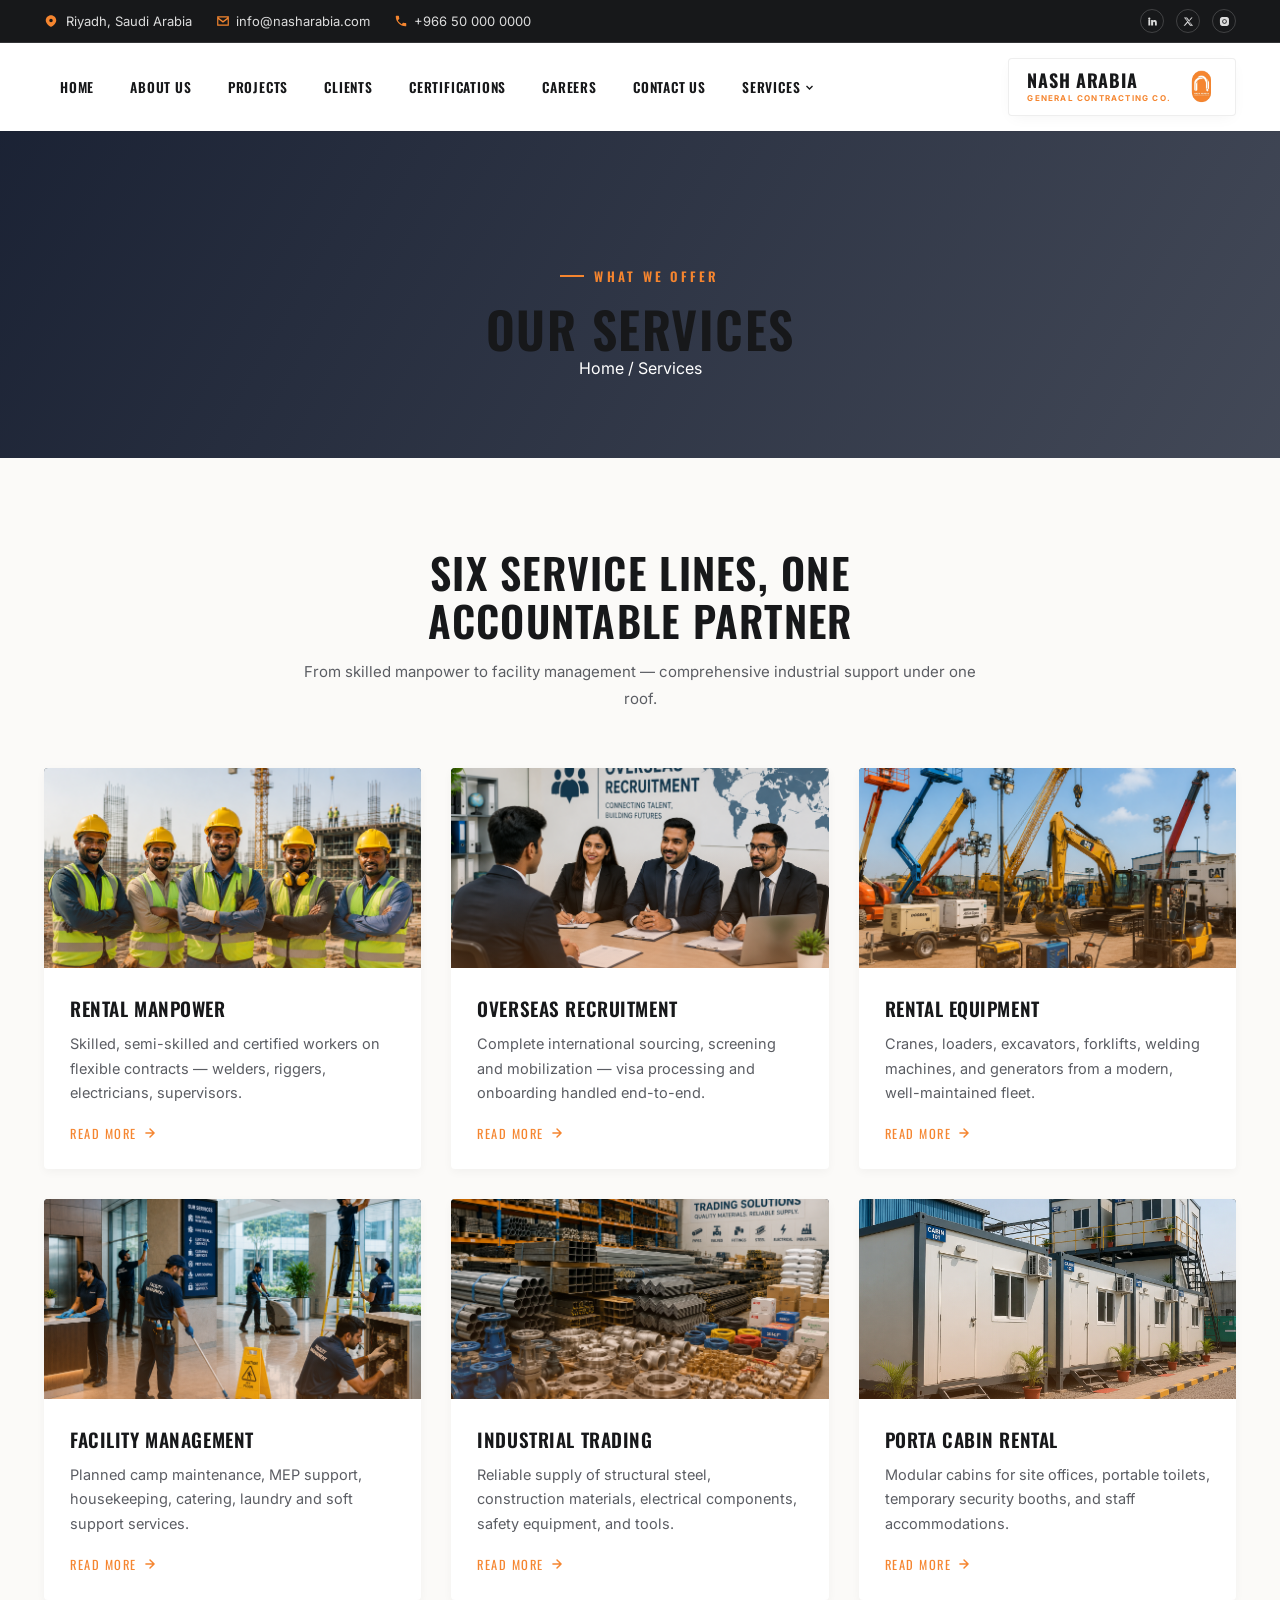
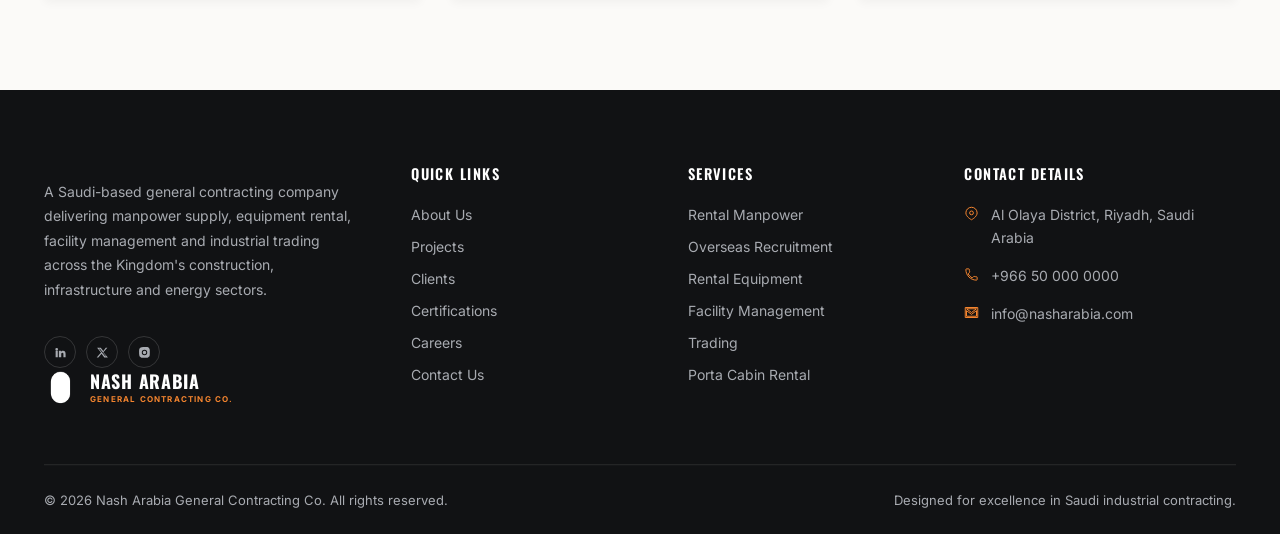
<file: services.html>
<!DOCTYPE html>
<html lang="en">
<head>
<meta charset="UTF-8" />
<meta name="viewport" content="width=device-width, initial-scale=1.0" />
<title>Our Services | Nash Arabia General Contracting Co.</title>
<meta name="description" content="Explore Nash Arabia's services: rental manpower, overseas recruitment, equipment rental, facility management, trading and porta cabin rental." />
<link rel="icon" href="data:image/svg+xml,%3Csvg xmlns='http://www.w3.org/2000/svg' viewBox='0 0 60 74'%3E%3Cpath d='M6 74V30C6 14.5 16.5 4 30 4S54 14.5 54 30V74H41V32c0-6-4.5-11-11-11s-11 5-11 11v42H6z' fill='%23E8792D'/%3E%3C/svg%3E">
<link rel="preconnect" href="https://fonts.googleapis.com" />
<link rel="preconnect" href="https://fonts.gstatic.com" crossorigin />
<link rel="stylesheet" href="https://fonts.googleapis.com/css2?family=Oswald:wght@500;600;700&family=Inter:wght@400;500;600;700;800&display=swap" />
<link rel="stylesheet" href="css/style.css" />
<noscript><style>.reveal{opacity:1!important;transform:none!important}</style></noscript>
</head>
<body data-page="services">

<!-- ============ HEADER Component ============ -->
<div id="site-header"></div>

<!-- ============ BANNER ============ -->
<section class="banner">
  <div class="container">
    <div class="eyebrow center"><span>What We Offer</span></div>
    <h1>Our Services</h1>
    <div class="crumb"><a href="index.html">Home</a> / Services</div>
  </div>
</section>

<!-- ============ SERVICES PAGE GRID ============ -->
<section class="page-section" style="padding:90px 0;">
  <div class="container">
    <div class="sec-head reveal">
      <h2>Six Service Lines, One Accountable Partner</h2>
      <p>From skilled manpower to facility management — comprehensive industrial support under one roof.</p>
    </div>
    
    <div class="services-grid" data-stagger style="margin-top:40px;">
      <!-- 1 -->
      <article class="service-card reveal" id="rental-manpower">
        <div class="service-media">
          <img src="images/rentalmanpower.png" alt="Rental Manpower" style="width:100%; height:100%; object-fit:cover; position:absolute; inset:0;" />
        </div>
        <div class="service-body">
          <h3>Rental Manpower</h3>
          <p>Skilled, semi-skilled and certified workers on flexible contracts — welders, riggers, electricians, supervisors.</p>
          <a href="manpower.html" class="service-link">Read More <svg viewBox="0 0 24 24"><path d="M5 12h14M12 5l7 7-7 7" fill="none" stroke="currentColor" stroke-width="2.5" stroke-linecap="round" stroke-linejoin="round"/></svg></a>
        </div>
      </article>
      <!-- 2 -->
      <article class="service-card reveal">
        <div class="service-media">
          <img src="images/overseas-recruitment.png" alt="Overseas Recruitment" style="width:100%; height:100%; object-fit:cover; position:absolute; inset:0;" />
        </div>
        <div class="service-body">
          <h3>Overseas Recruitment</h3>
          <p>Complete international sourcing, screening and mobilization — visa processing and onboarding handled end-to-end.</p>
          <a href="overseas_recruitment.html" class="service-link">Read More <svg viewBox="0 0 24 24"><path d="M5 12h14M12 5l7 7-7 7" fill="none" stroke="currentColor" stroke-width="2.5" stroke-linecap="round" stroke-linejoin="round"/></svg></a>
        </div>
      </article>
      <!-- 3 -->
      <article class="service-card reveal">
        <div class="service-media">
          <img src="images/rentalequipment.png" alt="Equipment Rental" style="width:100%; height:100%; object-fit:cover; position:absolute; inset:0;" />
        </div>
        <div class="service-body">
          <h3>Rental Equipment</h3>
          <p>Cranes, loaders, excavators, forklifts, welding machines, and generators from a modern, well-maintained fleet.</p>
          <a href="rental_equipment.html" class="service-link">Read More <svg viewBox="0 0 24 24"><path d="M5 12h14M12 5l7 7-7 7" fill="none" stroke="currentColor" stroke-width="2.5" stroke-linecap="round" stroke-linejoin="round"/></svg></a>
        </div>
      </article>
      <!-- 4 -->
      <article class="service-card reveal">
        <div class="service-media">
          <img src="images/facilitymanagement.png" alt="Facility Management" style="width:100%; height:100%; object-fit:cover; position:absolute; inset:0;" />
        </div>
        <div class="service-body">
          <h3>Facility Management</h3>
          <p>Planned camp maintenance, MEP support, housekeeping, catering, laundry and soft support services.</p>
          <a href="facility_management.html" class="service-link">Read More <svg viewBox="0 0 24 24"><path d="M5 12h14M12 5l7 7-7 7" fill="none" stroke="currentColor" stroke-width="2.5" stroke-linecap="round" stroke-linejoin="round"/></svg></a>
        </div>
      </article>
      <!-- 5 -->
      <article class="service-card reveal">
        <div class="service-media">
          <img src="images/trading.png" alt="Industrial Trading" style="width:100%; height:100%; object-fit:cover; position:absolute; inset:0;" />
        </div>
        <div class="service-body">
          <h3>Industrial Trading</h3>
          <p>Reliable supply of structural steel, construction materials, electrical components, safety equipment, and tools.</p>
          <a href="trading.html" class="service-link">Read More <svg viewBox="0 0 24 24"><path d="M5 12h14M12 5l7 7-7 7" fill="none" stroke="currentColor" stroke-width="2.5" stroke-linecap="round" stroke-linejoin="round"/></svg></a>
        </div>
      </article>
      <!-- 6 -->
      <article class="service-card reveal">
        <div class="service-media">
          <img src="images/portacabin.png" alt="Porta Cabin Rental" style="width:100%; height:100%; object-fit:cover; position:absolute; inset:0;" />
        </div>
        <div class="service-body">
          <h3>Porta Cabin Rental</h3>
          <p>Modular cabins for site offices, portable toilets, temporary security booths, and staff accommodations.</p>
          <a href="porta_cabin_rental.html" class="service-link">Read More <svg viewBox="0 0 24 24"><path d="M5 12h14M12 5l7 7-7 7" fill="none" stroke="currentColor" stroke-width="2.5" stroke-linecap="round" stroke-linejoin="round"/></svg></a>
        </div>
      </article>
    </div>
  </div>
</section>

<!-- ============ FOOTER Component ============ -->
<div id="site-footer"></div>

<!-- Back to top button -->
<button class="to-top" aria-label="Back to top">
  <svg viewBox="0 0 24 24"><path d="M18 15l-6-6-6 6" fill="none" stroke="currentColor" stroke-width="2.5" stroke-linecap="round" stroke-linejoin="round"/></svg>
</button>

<script src="js/components.js"></script>
<script src="js/main.js"></script>
</body>
</html>
</file>
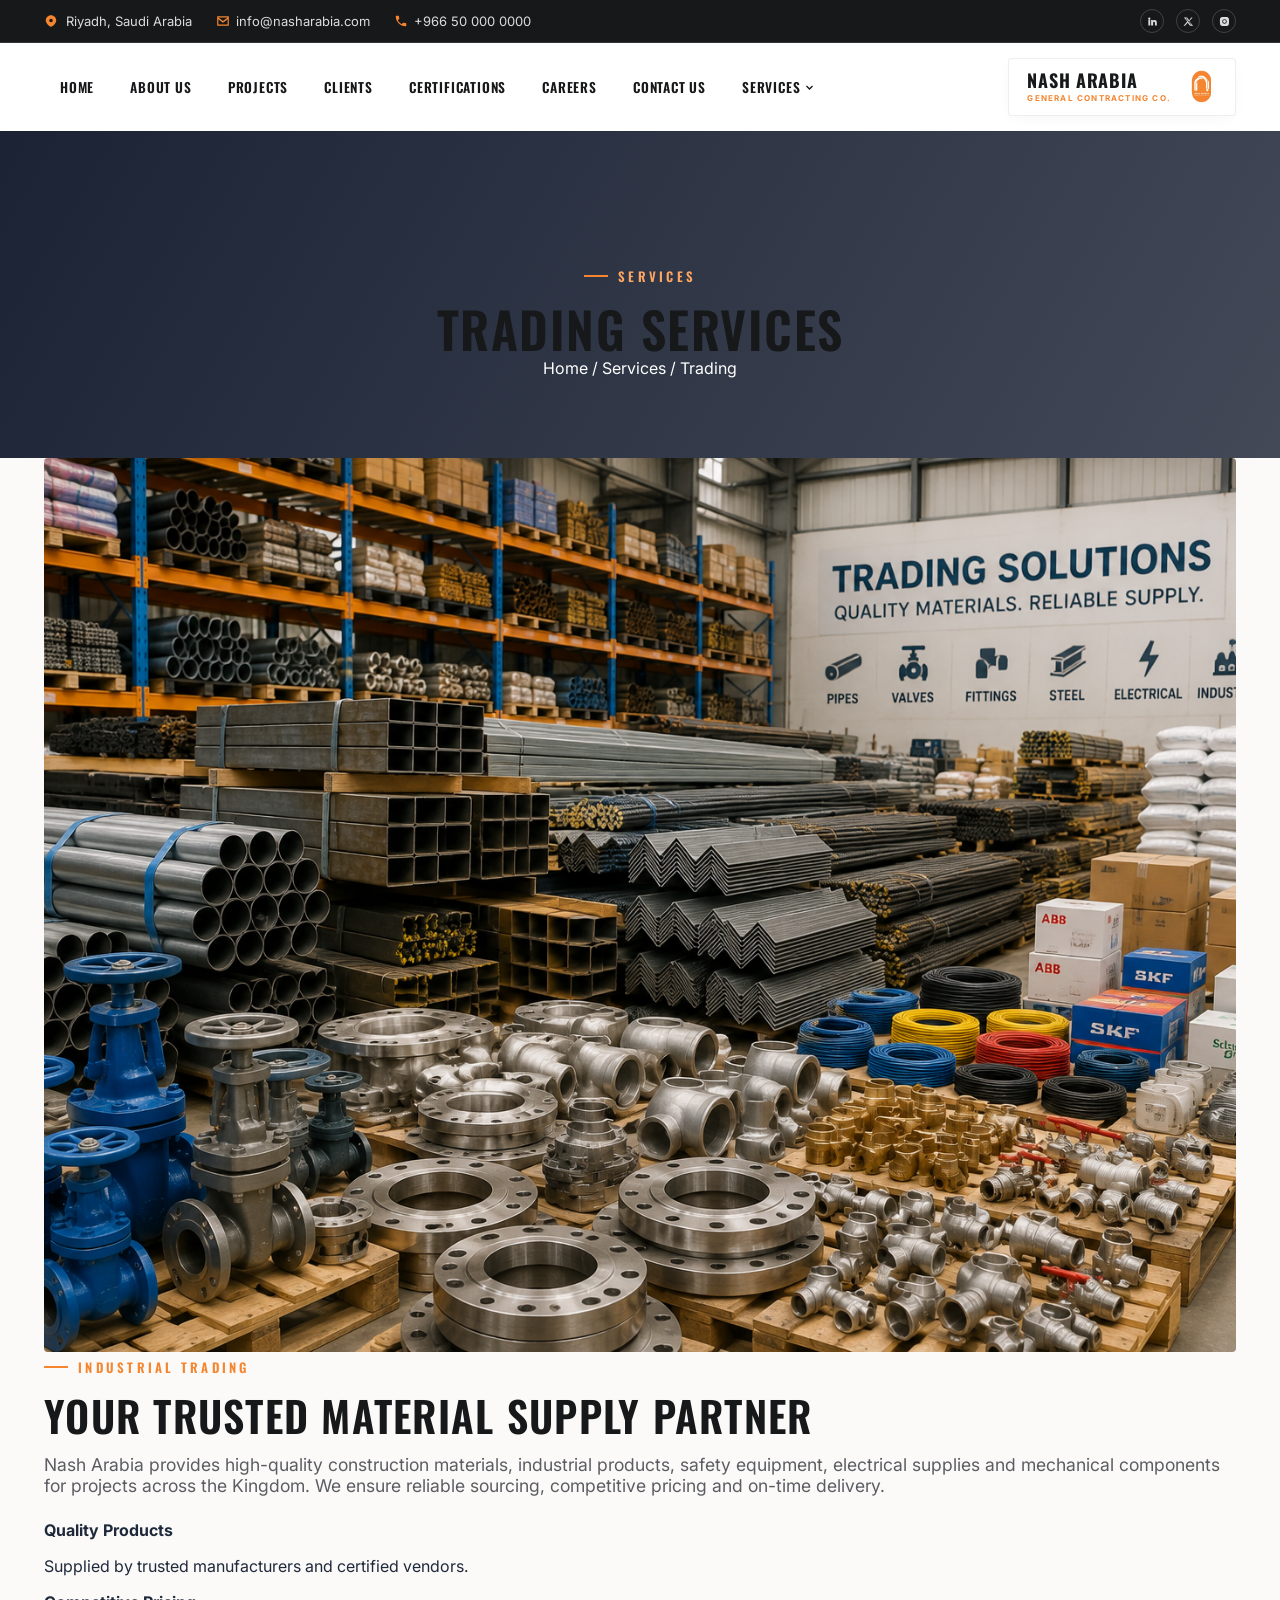
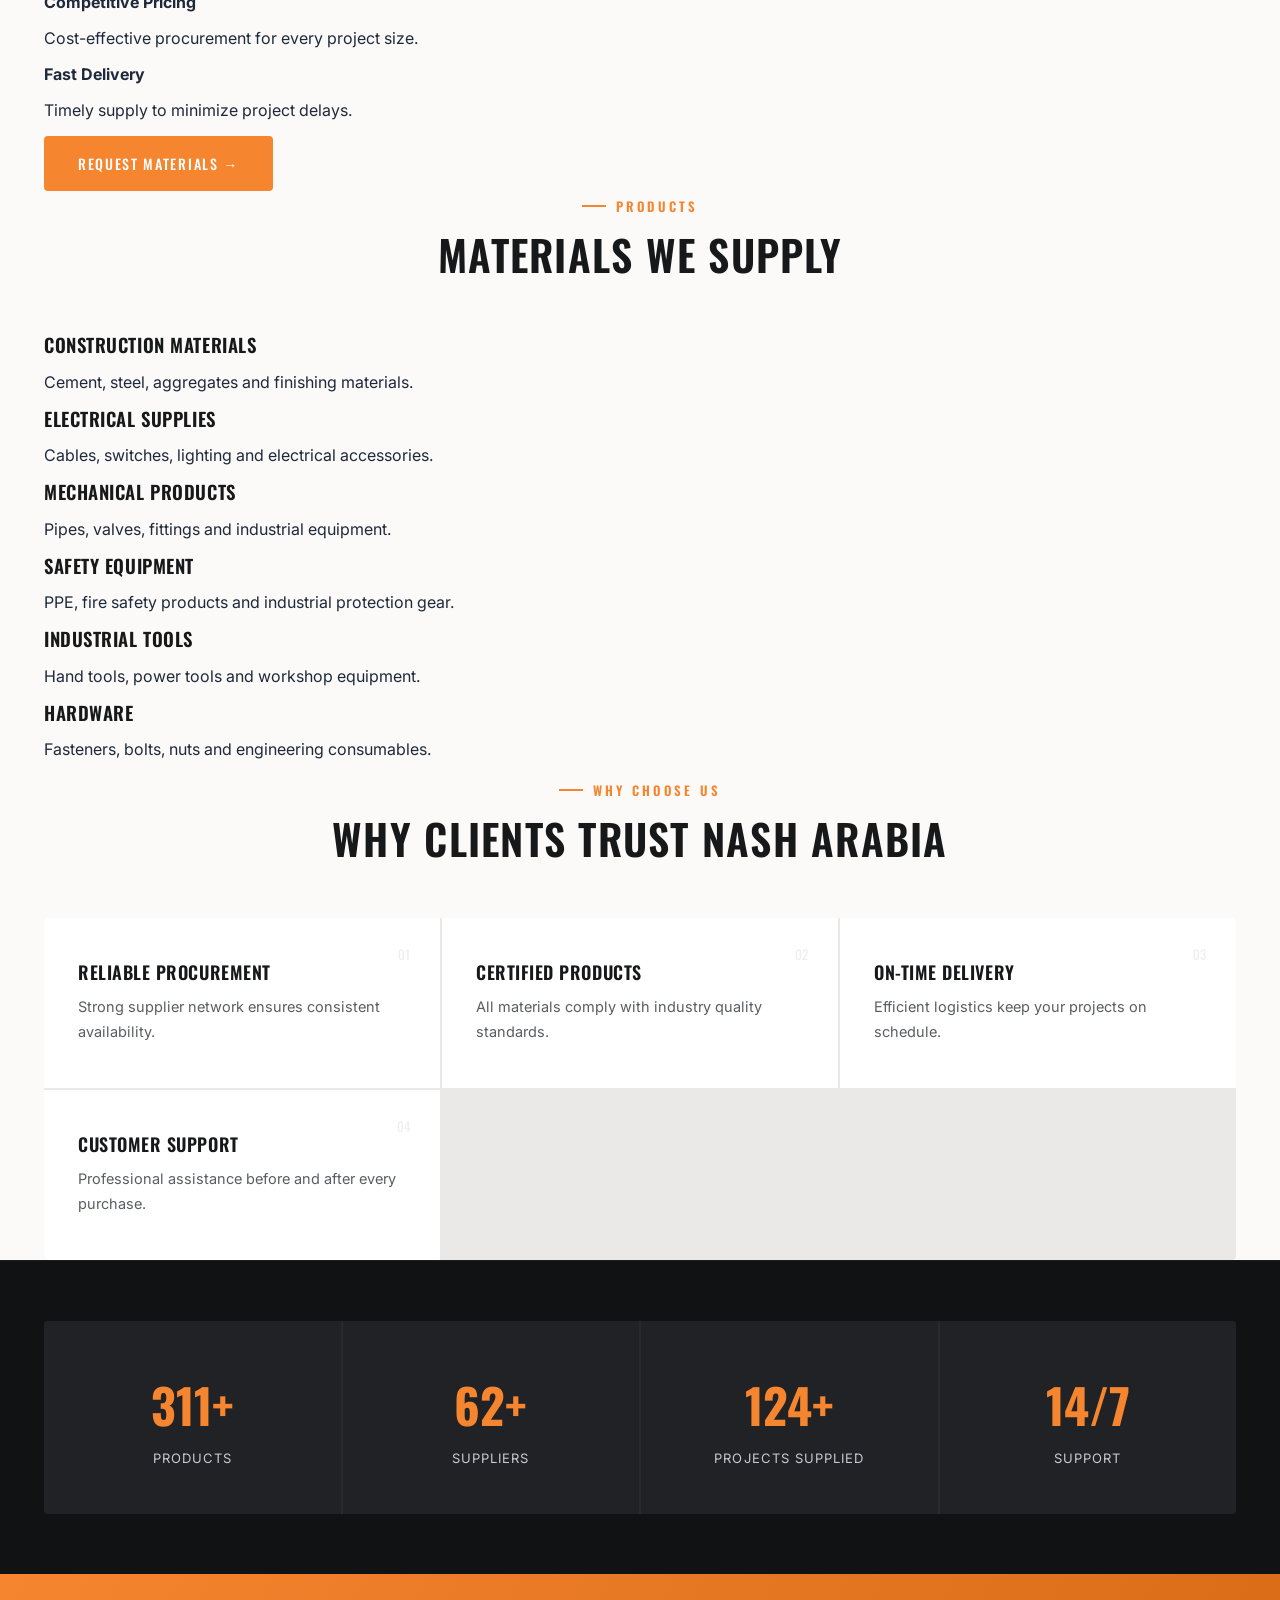
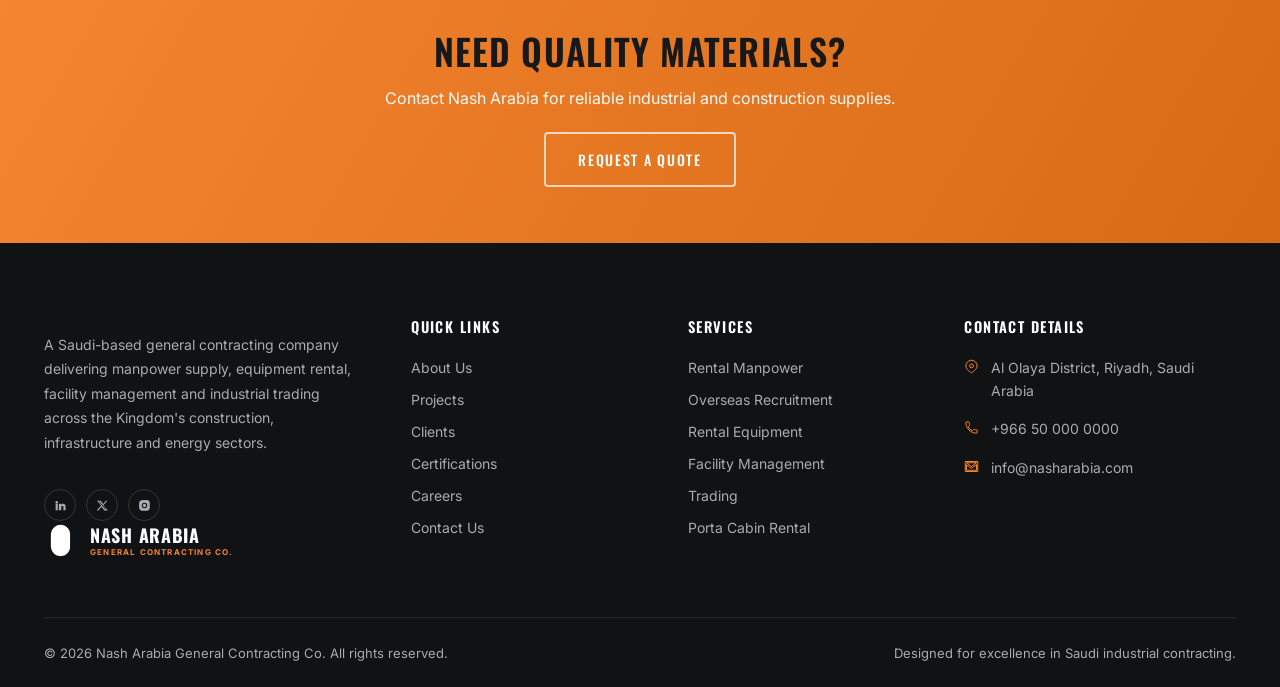
<file: trading.html>
<!DOCTYPE html>
<html lang="en">
<head>
<meta charset="UTF-8" />
<meta name="viewport" content="width=device-width, initial-scale=1.0" />
<title>Industrial Trading | Nash Arabia General Contracting Co.</title>
<meta name="description" content="Nash Arabia is a trusted supplier of quality construction materials, electrical supplies, mechanical products, safety gear and consumables in Saudi Arabia." />
<link rel="icon" href="data:image/svg+xml,%3Csvg xmlns='http://www.w3.org/2000/svg' viewBox='0 0 60 74'%3E%3Cpath d='M6 74V30C6 14.5 16.5 4 30 4S54 14.5 54 30V74H41V32c0-6-4.5-11-11-11s-11 5-11 11v42H6z' fill='%23f5852f'/%3E%3C/svg%3E">
<link rel="preconnect" href="https://fonts.googleapis.com" />
<link rel="preconnect" href="https://fonts.gstatic.com" crossorigin />
<link rel="stylesheet" href="https://fonts.googleapis.com/css2?family=Oswald:wght@500;600;700&family=Inter:wght@400;500;600;700;800&display=swap" />
<link rel="stylesheet" href="css/style.css" />
<noscript><style>.reveal{opacity:1!important;transform:none!important}</style></noscript>
</head>
<body data-page="services">

<!-- ============ HEADER Component ============ -->
<div id="site-header"></div>

<!-- ============ BANNER ============ -->
<section class="banner">
  <div class="container">
    <span class="eyebrow banner-eyebrow">Services</span>
    <h1>Trading Services</h1>
    <div class="crumb"><a href="index.html">Home</a> / <a href="services.html">Services</a> / <span>Trading</span></div>
  </div>
</section>

<!-- ============ STORY ============ -->
<section class="page-section">
  <div class="container page-grid-2">
    <div class="reveal"><img src="images/trading.png" alt="Industrial Trading" style="width:100%; aspect-ratio:4/3; object-fit:cover; border-radius:var(--radius);" /></div>
    <div class="reveal reveal-delay-1">
      <span class="eyebrow">Industrial Trading</span>
      <h2>Your Trusted Material Supply Partner</h2>
      <p class="lead" style="color:var(--ink-soft); margin:15px 0 24px 0; font-size:1.1rem;">Nash Arabia provides high-quality construction materials, industrial products, safety equipment, electrical supplies and mechanical components for projects across the Kingdom. We ensure reliable sourcing, competitive pricing and on-time delivery.</p>
      <ul class="value-list">
        <li><div><b>Quality Products</b><p>Supplied by trusted manufacturers and certified vendors.</p></div></li>
        <li><div><b>Competitive Pricing</b><p>Cost-effective procurement for every project size.</p></div></li>
        <li><div><b>Fast Delivery</b><p>Timely supply to minimize project delays.</p></div></li>
      </ul>
      <a href="contact.html" class="btn btn-primary">Request Materials →</a>
    </div>
  </div>
</section>

<!-- ============ MATERIALS GRID ============ -->
<section class="page-section alt">
  <div class="container">
    <div class="sec-head reveal" style="text-align:center;">
      <span class="eyebrow">Products</span>
      <h2>Materials We Supply</h2>
    </div>
    <div class="services-page-grid">
      <div class="service-page-card reveal"><div class="service-page-body"><h3>Construction Materials</h3><p>Cement, steel, aggregates and finishing materials.</p></div></div>
      <div class="service-page-card reveal reveal-delay-1"><div class="service-page-body"><h3>Electrical Supplies</h3><p>Cables, switches, lighting and electrical accessories.</p></div></div>
      <div class="service-page-card reveal reveal-delay-2"><div class="service-page-body"><h3>Mechanical Products</h3><p>Pipes, valves, fittings and industrial equipment.</p></div></div>
      <div class="service-page-card reveal"><div class="service-page-body"><h3>Safety Equipment</h3><p>PPE, fire safety products and industrial protection gear.</p></div></div>
      <div class="service-page-card reveal reveal-delay-1"><div class="service-page-body"><h3>Industrial Tools</h3><p>Hand tools, power tools and workshop equipment.</p></div></div>
      <div class="service-page-card reveal reveal-delay-2"><div class="service-page-body"><h3>Hardware</h3><p>Fasteners, bolts, nuts and engineering consumables.</p></div></div>
    </div>
  </div>
</section>

<!-- ============ WHY CHOOSE US ============ -->
<section class="page-section">
  <div class="container">
    <div class="sec-head reveal" style="text-align:center;">
      <span class="eyebrow">Why Choose Us</span>
      <h2>Why Clients Trust Nash Arabia</h2>
    </div>
    <div class="grid-6" style="border-radius:var(--radius); overflow:hidden;">
      <div class="feature-card reveal"><span class="feature-num">01</span><h3>Reliable Procurement</h3><p>Strong supplier network ensures consistent availability.</p></div>
      <div class="feature-card reveal reveal-delay-1"><span class="feature-num">02</span><h3>Certified Products</h3><p>All materials comply with industry quality standards.</p></div>
      <div class="feature-card reveal reveal-delay-2"><span class="feature-num">03</span><h3>On-Time Delivery</h3><p>Efficient logistics keep your projects on schedule.</p></div>
      <div class="feature-card reveal"><span class="feature-num">04</span><h3>Customer Support</h3><p>Professional assistance before and after every purchase.</p></div>
    </div>
  </div>
</section>

<!-- ============ STATS COUNTERS ============ -->
<section class="section-tight section-dark" style="background:#111214; border-top:1px solid rgba(255,255,255,0.05); padding:60px 0;">
  <div class="container">
    <div class="counters" style="border-radius:var(--radius); overflow:hidden;">
      <div class="counter"><b data-count="500" data-suffix="+">500+</b><span class="label">Products</span></div>
      <div class="counter"><b data-count="100" data-suffix="+">100+</b><span class="label">Suppliers</span></div>
      <div class="counter"><b data-count="200" data-suffix="+">200+</b><span class="label">Projects Supplied</span></div>
      <div class="counter"><b data-count="24" data-suffix="/7">24/7</b><span class="label">Support</span></div>
    </div>
  </div>
</section>

<!-- ============ CTA ============ -->
<section class="cta-strip">
  <div class="container">
    <h2>Need Quality Materials?</h2>
    <p>Contact Nash Arabia for reliable industrial and construction supplies.</p>
    <a href="contact.html" class="btn btn-outline">Request a Quote</a>
  </div>
</section>

<!-- ============ FOOTER Component ============ -->
<div id="site-footer"></div>

<!-- Back to top button -->
<button class="to-top" aria-label="Back to top">
  <svg viewBox="0 0 24 24"><path d="M18 15l-6-6-6 6" fill="none" stroke="currentColor" stroke-width="2.5" stroke-linecap="round" stroke-linejoin="round"/></svg>
</button>

<script src="js/components.js"></script>
<script src="js/main.js"></script>
</body>
</html>
</file>
<file: css/style.css>
/* ==========================================================================
   NASH ARABIA — GENERAL CONTRACTING CO.
   Premium Construction Design System & Stylesheet
   ========================================================================== */

:root {
  /* Color Palette */
  --primary-blue:      #004b87;         /* Deep industrial blue */
  --primary-blue-soft: rgba(0, 75, 135, 0.88); /* Overlay blue */
  --orange:            #f5852f;         /* Nash Arabia Brand Orange (Logo matching) */
  --orange-dark:       #d86a16;
  --orange-light:      #ffa562;
  
  --charcoal:          #17181A;         /* Dark backgrounds */
  --charcoal-2:        #202225;
  --charcoal-3:        #2A2C30;
  
  --steel:             #46545F;
  --steel-light:       #7C8A94;
  --off-white:         #F6F4F0;
  --paper:             #FBFAF8;
  
  --ink:               #1E293B;         /* Body text color */
  --ink-soft:          #5B5D63;
  --line:              rgba(38, 38, 42, 0.08);
  --line-dark:         rgba(255, 255, 255, 0.10);

  /* Typography */
  --font-display:      'Oswald', sans-serif;
  --font-body:         'Inter', sans-serif;

  /* Layout & Animation */
  --container:         1240px;
  --radius:            4px;
  --ease:              cubic-bezier(.25, 1, .5, 1);
  --transition-fast:   0.25s cubic-bezier(.25, 1, .5, 1);
  --transition-normal: 0.45s cubic-bezier(.25, 1, .5, 1);
}

/* ==========================================================================
   RESET & BASE STYLES
   ========================================================================== */
*, *::before, *::after {
  box-sizing: border-box;
}

html {
  scroll-behavior: smooth;
  overflow-x: hidden;
}

@media (prefers-reduced-motion: reduce) {
  html { scroll-behavior: auto; }
  *, *::before, *::after {
    animation-duration: 0.001ms !important;
    animation-iteration-count: 1 !important;
    transition-duration: 0.001ms !important;
    scroll-behavior: auto !important;
  }
}

body {
  margin: 0;
  font-family: var(--font-body);
  color: var(--ink);
  background: var(--paper);
  -webkit-font-smoothing: antialiased;

}

img {
  max-width: 100%;
  display: block;
}

a {
  color: inherit;
  text-decoration: none;
  transition: color var(--transition-fast);
}

ul {
  margin: 0;
  padding: 0;
  list-style: none;
}

button {
  font-family: inherit;
  cursor: pointer;
  border: none;
  background: none;
  outline: none;
}

input, textarea, select {
  font-family: inherit;
}

.container {
  max-width: var(--container);
  margin: 0 auto;
  padding: 0 24px;
}

/* ==========================================================================
   TYPOGRAPHY & UTILITIES
   ========================================================================== */
h1, h2, h3, h4, h5, h6 {
  font-family: var(--font-display);
  text-transform: uppercase;
  letter-spacing: .03em;
  line-height: 1.15;
  margin: 0;
  font-weight: 600;
  color: var(--charcoal);
}

h2 {
  font-size: clamp(28px, 3.8vw, 42px);
}

.eyebrow {
  display: inline-flex;
  align-items: center;
  gap: 10px;
  font-family: var(--font-display);
  font-size: 13px;
  letter-spacing: .25em;
  text-transform: uppercase;
  color: var(--orange);
  font-weight: 600;
  margin-bottom: 14px;
}

.eyebrow::before {
  content: "";
  width: 24px;
  height: 2px;
  background: var(--orange);
  display: inline-block;
}

/* ==========================================================================
   BUTTONS
   ========================================================================== */
.btn {
  display: inline-flex;
  align-items: center;
  justify-content: center;
  gap: 10px;
  padding: 15px 32px;
  font-family: var(--font-display);
  font-size: 14px;
  letter-spacing: .12em;
  text-transform: uppercase;
  border-radius: var(--radius);
  border: 2px solid transparent;
  font-weight: 500;
  transition: all var(--transition-fast);
  white-space: nowrap;
}

.btn-primary {
  background: var(--orange);
  color: #fff;
  border-color: var(--orange);
}

.btn-primary:hover {
  background: var(--orange-dark);
  border-color: var(--orange-dark);
  transform: translateY(-2px);
  box-shadow: 0 12px 24px -8px rgba(232, 121, 69, 0.45);
}

.btn-outline {
  background: transparent;
  color: #fff;
  border-color: rgba(255, 255, 255, 0.6);
}

.btn-outline:hover {
  border-color: #fff;
  background: rgba(255, 255, 255, 0.1);
  transform: translateY(-2px);
}

.btn-dark {
  background: var(--charcoal);
  color: #fff;
  border-color: var(--charcoal);
}

.btn-dark:hover {
  background: var(--orange);
  border-color: var(--orange);
  transform: translateY(-2px);
}

.btn-block {
  width: 100%;
}

/* ==========================================================================
   LAYOUT SECTIONS
   ========================================================================== */
.section {
  padding: 90px 0;
  position: relative;
}

.section-dark {
  background: var(--charcoal);
  color: #fff;
}

.section-tight {
  padding: 60px 0;
}

@media (max-width: 780px) {
  .section { padding: 60px 0; }
}

.sec-head {
  max-width: 680px;
  margin: 0 auto 56px;
  text-align: center;
}

.sec-head.left {
  margin: 0 0 44px;
  text-align: left;
}

.sec-head h2 {
  color: var(--charcoal);
}

.section-dark .sec-head h2 {
  color: #fff;
}

.sec-head p {
  color: var(--ink-soft);
  margin-top: 14px;
  line-height: 1.8;
  font-size: 15px;
}

.section-dark .sec-head p {
  color: #b9bcc1;
}

/* ==========================================================================
   TOP BAR (Deep Blue)
   ========================================================================== */
.topbar {
  background: var(--charcoal);
  color: rgba(255, 255, 255, 0.85);
  font-size: 13px;
  border-bottom: 1px solid rgba(255, 255, 255, 0.12);
  position: relative;
  z-index: 110;
}

.topbar .container {
  display: flex;
  align-items: center;
  justify-content: space-between;
  height: 42px;
}

.topbar-left {
  display: flex;
  align-items: center;
  gap: 24px;
}

.topbar-left span {
  display: flex;
  align-items: center;
  gap: 8px;
}

.topbar-left svg {
  width: 14px;
  height: 14px;
  fill: var(--orange);
  flex: none;
}

.topbar-left a {
  color: rgba(255, 255, 255, 0.85);
  display: inline-flex;
  align-items: center;
  gap: 6px;
}

.topbar-left a:hover {
  color: var(--orange-light);
}

.topbar-social {
  display: flex;
  align-items: center;
  gap: 12px;
}

.topbar-social a {
  width: 24px;
  height: 24px;
  display: flex;
  align-items: center;
  justify-content: center;
  border: 1px solid rgba(255, 255, 255, 0.18);
  border-radius: 50%;
  transition: all var(--transition-fast);
}

.topbar-social svg {
  width: 11px;
  height: 11px;
  fill: rgba(255, 255, 255, 0.85);
  transition: fill var(--transition-fast);
}

.topbar-social a:hover {
  background: var(--orange);
  border-color: var(--orange);
}

.topbar-social a:hover svg {
  fill: #fff;
}

@media (max-width: 900px) {
  .topbar-left span.hide-sm { display: none; }
}

@media (max-width: 640px) {
  .topbar { font-size: 11px; }
  .topbar-left { gap: 14px; }
  .topbar-social { display: none; }
}

/* ==========================================================================
   NAVIGATION BAR (Menu Left, Logo Right - Sticky)
   ========================================================================== */
.navbar {
  background: #ffffff;
  position: sticky;
  top: 0;
  z-index: 100;
  box-shadow: 0 1px 0 rgba(0, 0, 0, 0.05);
  transition: box-shadow var(--transition-fast), height var(--transition-fast);
}

.navbar.is-stuck {
  box-shadow: 0 10px 30px -15px rgba(0, 0, 0, 0.1);
}

.navbar .container {
  display: flex;
  align-items: center;
  justify-content: space-between;
  height: 88px;
  transition: height var(--transition-fast);
}

.navbar.is-stuck .container {
  height: 72px;
}

/* Nav Links - Left Positioned */
.nav-links {
  display: flex;
  align-items: center;
  gap: 4px;
  order: 1;
}

.nav-links > a {
  display: flex;
  align-items: center;
  gap: 6px;
  padding: 12px 16px;
  font-family: var(--font-display);
  font-size: 13.5px;
  letter-spacing: .06em;
  text-transform: uppercase;
  color: var(--charcoal);
  font-weight: 600;
  position: relative;
  transition: color var(--transition-fast);
}

.nav-links > a::after {
  content: "";
  position: absolute;
  left: 16px;
  right: 16px;
  bottom: 2px;
  height: 2px;
  background: var(--orange);
  transform: scaleX(0);
  transform-origin: left;
  transition: transform var(--transition-fast);
}

.nav-links > a:hover, 
.nav-links > a.active {
  color: var(--orange);
}

.nav-links > a:hover::after, 
.nav-links > a.active::after {
  transform: scaleX(1);
}

/* Dropdown Wrapper styling */
.nav-dropdown-wrap {
  position: relative;
  order: 1;
}

.nav-dropdown-wrap > a {
  display: flex;
  align-items: center;
  gap: 4px;
  padding: 12px 16px;
  font-family: var(--font-display);
  font-size: 13.5px;
  letter-spacing: .06em;
  text-transform: uppercase;
  color: var(--charcoal);
  font-weight: 600;
  position: relative;
  transition: color var(--transition-fast);
}

.nav-dropdown-wrap > a::after {
  content: "";
  position: absolute;
  left: 16px;
  right: 16px;
  bottom: 2px;
  height: 2px;
  background: var(--orange);
  transform: scaleX(0);
  transform-origin: left;
  transition: transform var(--transition-fast);
}

.nav-dropdown-wrap:hover > a {
  color: var(--orange);
}

.nav-dropdown-wrap:hover > a::after {
  transform: scaleX(1);
}

.caret {
  width: 9px;
  height: 9px;
  fill: none;
  stroke: currentColor;
  stroke-width: 2.5;
  transition: transform var(--transition-fast);
}

.nav-dropdown-wrap:hover .caret {
  transform: rotate(180deg);
}

/* Services Dropdown Panel */
.dropdown {
  position: absolute;
  top: 100%;
  left: 0;
  min-width: 240px;
  background: #ffffff;
  border-top: 3px solid var(--orange);
  box-shadow: 0 20px 40px -15px rgba(20, 20, 25, 0.22);
  padding: 10px 0;
  opacity: 0;
  visibility: hidden;
  transform: translateY(12px);
  transition: all 0.3s var(--ease);
  z-index: 150;
}

.nav-dropdown-wrap:hover .dropdown {
  opacity: 1;
  visibility: visible;
  transform: translateY(0);
}

.dropdown a {
  display: block;
  padding: 11px 22px;
  font-size: 13.5px;
  font-weight: 500;
  color: var(--ink-soft);
  text-transform: none;
  border-left: 3px solid transparent;
  transition: all var(--transition-fast);
}

.dropdown a:hover {
  background: var(--off-white);
  color: var(--orange);
  border-left-color: var(--orange);
  padding-left: 26px;
}

/* Logo Brand Container - Right Positioned matching photo 2 */
.brand {
  display: flex;
  align-items: center;
  gap: 14px;
  order: 2;
  background: #ffffff;
  padding: 8px 18px;
  border: 1px solid var(--line);
  box-shadow: 0 4px 15px -4px rgba(0, 0, 0, 0.05);
  border-radius: var(--radius);
  transition: transform var(--transition-fast);
}

.brand:hover {
  transform: translateY(-1px);
}

.brand-mark {
  width: 32px;
  height: 40px;
  object-fit: contain;
  flex: none;
}

.brand-text {
  display: flex;
  flex-direction: column;
  line-height: 1.1;
  text-align: left;
}

.b1 {
  font-family: var(--font-display);
  font-size: 18px;
  font-weight: 700;
  letter-spacing: .04em;
  color: var(--charcoal);
  text-transform: uppercase;
}

.b2 {
  font-size: 8px;
  letter-spacing: .15em;
  color: var(--orange);
  font-weight: 700;
  margin-top: 3px;
  text-transform: uppercase;
}

/* Mobile Nav Toggle */
.nav-toggle {
  display: none;
  flex-direction: column;
  justify-content: center;
  align-items: center;
  gap: 5px;
  width: 44px;
  height: 44px;
  order: 0;
  z-index: 220;
}

.nav-toggle span {
  width: 24px;
  height: 2px;
  background: var(--charcoal);
  transition: all 0.3s var(--ease);
}

.nav-toggle.open span:nth-child(1) {
  transform: translateY(7px) rotate(45deg);
  background: #ffffff;
}

.nav-toggle.open span:nth-child(2) {
  opacity: 0;
}

.nav-toggle.open span:nth-child(3) {
  transform: translateY(-7px) rotate(-45deg);
  background: #ffffff;
}

/* Navigation Backdrop Overlay */
.nav-backdrop {
  position: fixed;
  inset: 0;
  background: rgba(10, 12, 16, 0.65);
  backdrop-filter: blur(4px);
  -webkit-backdrop-filter: blur(4px);
  opacity: 0;
  visibility: hidden;
  transition: opacity 0.35s var(--ease), visibility 0.35s var(--ease);
  z-index: 180;
}

.nav-backdrop.open {
  opacity: 1;
  visibility: visible;
}

@media (max-width: 1080px) {
  .nav-toggle {
    display: flex;
    order: 2;
  }
  
  .nav-links {
    position: fixed;
    top: 0;
    right: 0;
    width: min(320px, 85vw);
    height: 100vh;
    background: var(--charcoal);
    flex-direction: column;
    align-items: stretch;
    padding: 90px 0 40px 0;
    transform: translateX(100%);
    transition: transform 0.4s var(--ease);
    z-index: 200;
    overflow-y: auto;
    gap: 0;
    order: 1;
    box-shadow: -10px 0 30px rgba(0, 0, 0, 0.3);
  }
  
  .nav-links.open {
    transform: translateX(0);
  }
  
  .nav-links > a, 
  .nav-dropdown-wrap > a {
    color: #ffffff;
    padding: 16px 24px;
    min-height: 48px;
    display: flex;
    align-items: center;
    justify-content: space-between;
    border-bottom: 1px solid rgba(255, 255, 255, 0.08);
  }
  
  .nav-links > a::after, 
  .nav-dropdown-wrap > a::after {
    display: none;
  }
  
  .dropdown {
    position: static;
    opacity: 1;
    visibility: visible;
    transform: none;
    box-shadow: none;
    border-top: none;
    background: var(--charcoal-2);
    max-height: 0;
   
    padding: 0;
    transition: max-height 0.38s var(--ease);
  }
  
  .nav-dropdown-wrap.open .dropdown {
    max-height: 450px;
    padding: 8px 0;
  }
  
  .dropdown a {
    color: #cfd2d6;
    padding: 12px 36px;
    min-height: 44px;
    display: flex;
    align-items: center;
    border-bottom: 1px solid rgba(255, 255, 255, 0.04);
  }
  
  .dropdown a:hover {
    background: rgba(255, 255, 255, 0.05);
    color: var(--orange);
    padding-left: 40px;
  }
  
  .brand {
    padding: 6px 12px;
    box-shadow: none;
    border: none;
    order: 1;
  }
}

@media (max-width: 440px) {
  .navbar .container {
    height: 72px;
    padding: 0 16px;
  }
  .brand {
    padding: 4px 6px;
    gap: 8px;
  }
  .b1 {
    font-size: 15px;
  }
  .b2 {
    font-size: 7px;
    letter-spacing: .1em;
  }
  .brand-mark {
    width: 26px;
    height: 34px;
  }
}

/* ============ INTERIOR PAGE BANNER ============ */
.banner {
  position: relative;
  background: linear-gradient(120deg, rgba(15, 23, 42, 0.95), rgba(15, 23, 42, 0.78)),
              url('https://images.unsplash.com/photo-1541888946425-d81bb19240f5?auto=format&fit=crop&w=1800&q=80') center/cover;
  color: #fff;
  padding: 130px 0 80px;
  text-align: center;
  overflow: hidden;
}

.banner-eyebrow {
  color: var(--orange-light);
}

.banner h1 {
  font-size: clamp(30px, 4.5vw, 50px);
}

/* ==========================================================================
   HERO BANNER LAYOUT (Matching Photo 2 Scaffolding Overlay)
   ========================================================================== */
.hero {
  position: relative;
  height: 90vh;
  min-height: 600px;
  max-height: 820px;
  color: #fff;
  overflow: hidden;
  background: var(--charcoal);
}

.hero-slide {
  position: absolute;
  inset: 0;
  opacity: 0;
  visibility: hidden;
  transition: opacity 1.2s var(--ease);
  display: flex;
  align-items: center;
}

.hero-slide.is-active {
  opacity: 1;
  visibility: visible;
  z-index: 2;
}

.hero-slide .hero-bg {
  position: absolute;
  inset: 0;
  background-size: cover;
  background-position: center;
  transform: scale(1.08);
  transition: transform 7.5s linear;
}

.hero-slide.is-active .hero-bg {
  transform: scale(1);
}

.hero-slide::before {
  content: "";
  position: absolute;
  inset: 0;
  background: rgba(15, 23, 42, 0.45); /* Overlay grid grid texture if needed */
  z-index: 1;
}

/* Fallback Gradients for Hero BG */
.hero-slide-1 .hero-bg { background: linear-gradient(135deg, #1e293b, #334155); }
.hero-slide-2 .hero-bg { background: linear-gradient(135deg, #1e293b, #475569); }
.hero-slide-3 .hero-bg { background: linear-gradient(135deg, #0f172a, #1e293b); }
.hero-slide-4 .hero-bg { background: linear-gradient(135deg, #334155, #475569); }
.hero-slide-5 .hero-bg { background: linear-gradient(135deg, #1e293b, #0f172a); }

.hero-content {
  position: relative;
  z-index: 3;
  width: 100%;
  max-width: 900px;
  margin: 0 auto 60px; /* Leave space for bottom floating cards */
  text-align: center;
  padding: 0 24px;
  display: flex;
  flex-direction: column;
  align-items: center;
}

/* Horizontal dark heading bar matching photo 2 */
.hero-title-box {
  background: rgba(23, 24, 26, 0.9);
  border-left: 6px solid var(--orange);
  padding: 16px 36px;
  width: 100%;
  box-sizing: border-box;
  text-align: center;
  box-shadow: 0 8px 30px rgba(0, 0, 0, 0.25);
  animation: heroUp .8s var(--ease) both;
}

.hero-title-box h1 {
  font-family: var(--font-display);
  font-size: clamp(24px, 4.4vw, 44px);
  font-weight: 700;
  letter-spacing: 0.05em;
  text-transform: uppercase;
  color: #ffffff;
  margin: 0;
  line-height: 1.15;
}

/* Blue transparent details block matching photo 2 */
.hero-desc-box {
  background: rgba(145, 145, 145, 0.9);
  border-left: 6px solid var(--orange);
  padding: 24px 36px;
  width: 100%;
  box-sizing: border-box;
  margin-top: 0;
  margin-bottom: 28px;
  box-shadow: 0 15px 35px rgba(133, 132, 132, 0.25);
  animation: heroUp .8s var(--ease) both .15s;
}

.hero-desc-box p {
  font-family: var(--font-body);
  font-size: clamp(14px, 1.8vw, 16px);
  line-height: 1.75;
  color: #ffffff;
  margin: 0;
  font-weight: 400;
}

.hero-ctas {
  display: flex;
  gap: 16px;
  justify-content: center;
  animation: heroUp .8s var(--ease) both .3s;
}

.hero-ctas .btn-primary {
  background: #E8792D;
  border-color: #E8792D;
}
.hero-ctas .btn-primary:hover {
  background: #C0601C;
  border-color: #C0601C;
}

@keyframes heroUp {
  from { opacity: 0; transform: translateY(20px); }
  to { opacity: 1; transform: translateY(0); }
}

.hero-dots {
  position: absolute;
  left: 50%;
  transform: translateX(-50%);
  bottom: 150px;
  z-index: 4;
  display: flex;
  gap: 10px;
}

.hero-dots button {
  width: 30px;
  height: 4px;
  background: rgba(255, 255, 255, 0.35);
  border: none;
  padding: 0;
  transition: all 0.3s;
}

.hero-dots button.is-active {
  background: var(--orange);
  width: 44px;
}

.hero-arrows {
  position: absolute;
  z-index: 4;
  bottom: 146px;
  right: 32px;
  display: flex;
  gap: 10px;
}

@media (max-width: 900px) {
  .hero-arrows { display: none; }
  .hero-dots { bottom: 140px; }
}

@media (max-width: 768px) {
  .hero {
    height: auto;
    min-height: 520px;
    padding: 110px 0 70px;
  }
  .hero-content {
    margin: 0 auto 30px;
    padding: 0 16px;
  }
  .hero-title-box {
    padding: 14px 20px;
    border-left-width: 4px;
  }
  .hero-desc-box {
    padding: 16px 20px;
    border-left-width: 4px;
    margin-bottom: 22px;
  }
  .hero-dots {
    bottom: 20px;
  }
}

@media (max-width: 480px) {
  .hero {
    padding: 95px 0 55px;
  }
  .hero-title-box {
    padding: 12px 14px;
  }
  .hero-title-box h1 {
    font-size: clamp(20px, 5.5vw, 30px);
  }
  .hero-desc-box {
    padding: 14px 14px;
  }
  .hero-desc-box p {
    font-size: 13.5px;
    line-height: 1.6;
  }
  .hero-ctas {
    flex-direction: column;
    width: 100%;
    gap: 10px;
  }
  .hero-ctas .btn {
    width: 100%;
    padding: 13px 20px;
  }
}

.hero-arrow {
  width: 44px;
  height: 44px;
  border-radius: 50%;
  border: 1px solid rgba(255, 255, 255, 0.4);
  background: rgba(255, 255, 255, 0.08);
  display: flex;
  align-items: center;
  justify-content: center;
  transition: all var(--transition-fast);
}

.hero-arrow:hover {
  background: var(--orange);
  border-color: var(--orange);
}

.hero-arrow svg {
  width: 14px;
  height: 14px;
  fill: none;
  stroke: #fff;
  stroke-width: 2.5;
}

/* ==========================================================================
   3D ROTATING BOX CARDS (Sitting Overlapping Hero bottom)
   ========================================================================== */
.service-float {
  position: relative;
  z-index: 20;
  margin-top: -120px;
  padding-bottom: 2px;
}

.service-float-grid {
  display: grid;
  grid-template-columns: repeat(4, 1fr);
  gap: 0;
  perspective: 1600px;
  box-shadow: 0 35px 70px -15px rgba(10, 10, 12, 0.45);
}

.cube-container {
  position: relative;
  height: 270px;
  width: 100%;
  perspective: 1600px;
  box-sizing: border-box;
}

.cube {
  width: 100%;
  height: 100%;
  position: relative;
  transform-style: preserve-3d;
  transition: transform 0.65s cubic-bezier(0.2, 0.8, 0.25, 1);
}

.cube-container:hover .cube {
  transform: rotateX(-90deg);
}

.cube-face {
  position: absolute;
  width: 100%;
  height: 100%;
  backface-visibility: hidden;
  display: flex;
  flex-direction: column;
  justify-content: center;
  align-items: center;
  padding: 24px;
  box-sizing: border-box;
}

/* Front Face: Premium Navy Blue */
.cube-face.front {
  background: var(--orange);
  color: #ffffff;
  transform: rotateX(0deg) translateZ(135px); /* Half of 270px container */
  border-right: 1px solid rgba(255, 255, 255, 0.12);
  transition: background 0.3s;
  overflow: hidden;
}

.cube-container:last-child .cube-face.front {
  border-right: none;
}

.cube-face.front h3 {
  font-family: var(--font-display);
  font-size: 23px;
  font-weight: 700;
  letter-spacing: 0.05em;
  text-transform: uppercase;
  margin: 0;
  text-align: center;
}

.cube-face.front .cube-icon {
  font-size: 2.2rem;
  color: #ffffff;
  margin-bottom: 16px;
  transition: transform 0.3s;
}

.cube-container:hover .cube-face.front .cube-icon {
  transform: scale(1.1);
}

/* Top Face: Dark Charcoal with Orange Highlight */
.cube-face.top {
  background: linear-gradient(135deg, var(--charcoal-2) 0%, var(--charcoal-3) 100%);
  color: #ffffff;
  transform: rotateX(90deg) translateZ(135px);
  border-top: 3px solid var(--orange);
  align-items: flex-start;
  justify-content: space-between;
}

.cube-face.top h4 {
  font-family: var(--font-display);
  font-size: 15px;
  color: var(--orange);
  letter-spacing: 0.05em;
  text-transform: uppercase;
  margin-bottom: 12px;
  font-weight: 600;
}

.cube-links {
  list-style: none;
  padding: 0;
  margin: 0 0 14px 0;
  width: 100%;
  display: flex;
  flex-direction: column;
  gap: 8px;
}

.cube-links li {
  position: relative;
  padding-left: 14px;
}

.cube-links li::before {
  content: "";
  position: absolute;
  left: 0;
  top: 50%;
  transform: translateY(-50%);
  width: 5px;
  height: 5px;
  border-radius: 50%;
  background: var(--orange);
  transition: transform 0.3s;
}

.cube-links li:hover::before {
  transform: translateY(-50%) scale(1.4);
}

.cube-links a {
  font-size: 13px;
  color: rgba(255, 255, 255, 0.85);
  font-weight: 500;
  transition: color 0.25s, padding-left 0.25s;
  display: block;
}

.cube-links a:hover {
  color: var(--orange);
  padding-left: 4px;
}

.cube-more {
  font-family: var(--font-display);
  font-size: 12px;
  letter-spacing: 0.1em;
  text-transform: uppercase;
  color: var(--orange);
  display: inline-flex;
  align-items: center;
  gap: 6px;
  font-weight: 600;
  transition: color 0.3s;
  margin-top: auto;
}

.cube-more:hover {
  color: #fff;
}

.cube-more svg {
  width: 12px;
  height: 12px;
  fill: none;
  stroke: currentColor;
  stroke-width: 2.2;
  transition: transform 0.3s;
}

.cube-more:hover svg {
  transform: translateX(4px);
}

/* Responsive Service Float Cards */
@media (max-width: 980px) {
  .service-float {
    margin-top: -60px;
  }
  .service-float-grid {
    grid-template-columns: repeat(2, 1fr);
    gap: 16px;
    box-shadow: none;
    background: transparent;
  }
  .cube-container {
    height: 240px;
  }
  .cube-face.front {
    transform: rotateX(0deg) translateZ(120px);
    border-right: none;
    border-radius: var(--radius) var(--radius) 0 0;
  }
  .cube-face.top {
    transform: rotateX(90deg) translateZ(120px);
    border-radius: 0 0 var(--radius) var(--radius);
  }
}

@media (max-width: 640px) {
  .service-float {
    margin-top: 30px;
    margin-bottom: 20px;
  }
  .service-float-grid {
    grid-template-columns: 1fr 1fr;
    gap: 14px;
  }
  .cube-container {
    height: auto;
    min-height: 210px;
    perspective: none;
  }
  .cube {
    transform: none !important;
    transform-style: flat;
  }
  .cube-face {
    position: relative;
    transform: none !important;
    height: auto;
    backface-visibility: visible;
  }
  .cube-face.front {
    padding: 24px 16px 14px;
    border-radius: var(--radius) var(--radius) 0 0;
    border-bottom: 1px solid rgba(255, 255, 255, 0.15);
    border-right: none;
  }
  .cube-face.top {
    padding: 14px 16px 20px;
    border-radius: 0 0 var(--radius) var(--radius);
    border-top: none;
  }
}

@media (max-width: 440px) {
  .service-float-grid {
    grid-template-columns: 1fr;
    gap: 16px;
  }
}

/* ==========================================================================
   WELCOME SPLIT SECTION
   ========================================================================== */
.split {
  display: grid;
  grid-template-columns: 1fr 1fr;
  gap: 70px;
  align-items: center;
}

@media (max-width: 900px) {
  .split { grid-template-columns: 1fr; gap: 40px; }
}

.split-copy h2 {
  margin-bottom: 22px;
}

.split-copy p {
  color: var(--ink-soft);
  line-height: 1.8;
  margin-bottom: 18px;
  font-size: 15.5px;
}

.split-stats {
  display: flex;
  gap: 38px;
  margin-top: 28px;
}

.split-stats div b {
  display: block;
  font-family: var(--font-display);
  font-size: 34px;
  color: var(--orange);
}

.split-stats div span {
  font-size: 12.5px;
  letter-spacing: .06em;
  color: var(--ink-soft);
  text-transform: uppercase;
}

.split-media {
  position: relative;
}

.media-frame {
  position: relative;
  border-radius: 120px 120px 8px 8px;
  aspect-ratio: 4/5;
  overflow: hidden;
  background: linear-gradient(160deg, #2C3E4E, #161B20);
  box-shadow: 0 40px 60px -24px rgba(20, 20, 25, 0.35);
}

.media-frame svg {
  position: absolute;
  inset: 0;
  width: 100%;
  height: 100%;
}

.media-badge {
  position: absolute;
  left: -24px;
  bottom: 34px;
  background: var(--orange);
  color: #fff;
  padding: 20px 26px;
  border-radius: var(--radius);
  box-shadow: 0 20px 30px -12px rgba(232, 121, 45, 0.45);
  font-family: var(--font-display);
}

.media-badge b {
  display: block;
  font-size: 28px;
}

.media-badge span {
  font-size: 11px;
  letter-spacing: .12em;
}

@media (max-width: 640px) {
  .media-badge { left: 12px; bottom: 16px; padding: 14px 18px; }
  .media-badge b { font-size: 20px; }
}

/* Reveal Elements */
.reveal {
  opacity: 0;
  transform: translateY(30px);
  transition: opacity 0.8s var(--ease), transform 0.8s var(--ease);
}

.reveal.is-visible {
  opacity: 1;
  transform: translateY(0);
}

.reveal-delay-1 { transition-delay: .1s; }
.reveal-delay-2 { transition-delay: .2s; }
.reveal-delay-3 { transition-delay: .3s; }

/* ==========================================================================
   FEATURE CARDS GRID (About page)
   ========================================================================== */
.grid-6 {
  display: grid;
  grid-template-columns: repeat(3, 1fr);
  gap: 2px;
  background: var(--line);
}

@media (max-width: 900px) {
  .grid-6 { grid-template-columns: repeat(2, 1fr); }
}

@media (max-width: 560px) {
  .grid-6 { grid-template-columns: 1fr; }
}

.feature-card {
  background: #fff;
  padding: 44px 34px;
  position: relative;
  transition: all 0.35s var(--ease);
}

.feature-card:hover {
  background: var(--charcoal);
  transform: translateY(-4px);
  z-index: 2;
}

.feature-icon {
  width: 54px;
  height: 54px;
  border-radius: 50% 50% 8px 8px;
  background: var(--off-white);
  display: flex;
  align-items: center;
  justify-content: center;
  margin-bottom: 22px;
  transition: background 0.35s;
}

.feature-card:hover .feature-icon {
  background: var(--orange);
}

.feature-icon svg {
  width: 24px;
  height: 24px;
  fill: none;
  stroke: var(--orange);
  stroke-width: 1.6;
  transition: stroke 0.35s;
}

.feature-card:hover .feature-icon svg {
  stroke: #fff;
}

.feature-card h3 {
  font-size: 18px;
  margin-bottom: 12px;
  color: var(--charcoal);
  transition: color 0.35s;
}

.feature-card:hover h3 {
  color: #fff;
}

.feature-card p {
  font-size: 14.5px;
  color: var(--ink-soft);
  line-height: 1.7;
  margin: 0;
  transition: color 0.35s;
}

.feature-card:hover p {
  color: #c7cad0;
}

.feature-num {
  position: absolute;
  top: 26px;
  right: 30px;
  font-family: var(--font-display);
  font-size: 13px;
  color: var(--line);
  transition: color 0.35s;
}

.feature-card:hover .feature-num {
  color: rgba(255, 255, 255, 0.2);
}

/* ==========================================================================
   SERVICES GRID (Our Offerings)
   ========================================================================== */
.services-grid {
  display: grid;
  grid-template-columns: repeat(3, 1fr);
  gap: 30px;
}

@media (max-width: 980px) {
  .services-grid { grid-template-columns: repeat(2, 1fr); }
}

@media (max-width: 640px) {
  .services-grid { grid-template-columns: 1fr; }
}

.service-card {
  background: #fff;
  border-radius: var(--radius);
  overflow: hidden;
  box-shadow: 0 3px 10px rgba(0,0,0,0.04);
  transition: transform 0.4s var(--ease), box-shadow 0.4s var(--ease);
  display: flex;
  flex-direction: column;
}

.service-card:hover {
  transform: translateY(-6px);
  box-shadow: 0 30px 48px -20px rgba(20, 20, 25, 0.25);
}

.service-media {
  position: relative;
  height: 200px;
  background: linear-gradient(150deg, #2C3E4E, #161B20);
  display: flex;
  align-items: center;
  justify-content: center;
  overflow: hidden;
}

.service-media svg {
  width: 60px;
  height: 60px;
  fill: none;
  stroke: #fff;
  stroke-width: 1.3;
  opacity: .95;
  transition: transform 0.5s var(--ease);
}

.service-card:hover .service-media svg {
  transform: scale(1.1) rotate(-3deg);
}

.service-media::after {
  content: "";
  position: absolute;
  inset: 0;
  background: linear-gradient(0deg, rgba(232, 121, 45, 0.25), transparent 60%);
}

.service-body {
  padding: 30px 26px 26px;
  display: flex;
  flex-direction: column;
  gap: 12px;
  flex: 1;
}

.service-body h3 {
  font-size: 19px;
  color: var(--charcoal);
}

.service-body p {
  font-size: 14.5px;
  color: var(--ink-soft);
  line-height: 1.7;
  margin: 0;
  flex: 1;
}

.service-link {
  display: inline-flex;
  align-items: center;
  gap: 6px;
  margin-top: 6px;
  font-family: var(--font-display);
  font-size: 12.5px;
  letter-spacing: .12em;
  text-transform: uppercase;
  color: var(--orange);
}

.service-link svg {
  width: 14px;
  height: 14px;
  fill: none;
  stroke: currentColor;
  stroke-width: 2.2;
  transition: transform 0.3s;
}

.service-card:hover .service-link svg {
  transform: translateX(5px);
}

/* ==========================================================================
   PORTFOLIO / PROJECTS
   ========================================================================== */
.filters {
  display: flex;
  flex-wrap: wrap;
  gap: 10px;
  justify-content: center;
  margin-bottom: 44px;
}

.filter-btn {
  padding: 10px 22px;
  border-radius: 30px;
  border: 1px solid var(--line);
  background: #fff;
  font-family: var(--font-display);
  font-size: 12.5px;
  letter-spacing: .1em;
  text-transform: uppercase;
  color: var(--ink-soft);
  transition: all 0.3s var(--ease);
}

.filter-btn:hover {
  border-color: var(--orange);
  color: var(--orange);
}

.filter-btn.is-active {
  background: var(--orange);
  border-color: var(--orange);
  color: #fff;
}

.projects-grid {
  display: grid;
  grid-template-columns: repeat(3, 1fr);
  gap: 26px;
}

@media (max-width: 980px) {
  .projects-grid { grid-template-columns: repeat(2, 1fr); }
}

@media (max-width: 640px) {
  .projects-grid { grid-template-columns: 1fr; }
}

.project-card {
  position: relative;
  border-radius: var(--radius);
  overflow: hidden;
  height: 290px;
  background: linear-gradient(150deg, #2C3E4E, #161B20);
  transition: opacity 0.4s var(--ease), transform 0.5s var(--ease);
}

.project-card.is-hidden {
  display: none;
}

.project-card svg.watermark {
  position: absolute;
  right: -10px;
  bottom: -20px;
  width: 170px;
  height: 170px;
  fill: none;
  stroke: rgba(255, 255, 255, 0.06);
  stroke-width: 1;
}

.project-overlay {
  position: absolute;
  inset: 0;
  display: flex;
  flex-direction: column;
  justify-content: flex-end;
  padding: 26px;
  background: linear-gradient(0deg, rgba(10, 10, 12, 0.92), rgba(10, 10, 12, 0.15) 60%);
  color: #fff;
}

.project-tag {
  align-self: flex-start;
  background: var(--orange);
  padding: 4px 12px;
  border-radius: 20px;
  font-family: var(--font-display);
  font-size: 10.5px;
  letter-spacing: .12em;
  text-transform: uppercase;
  margin-bottom: 12px;
}

.project-overlay h3 {
  font-size: 18px;
  margin-bottom: 6px;
}

.project-overlay span {
  font-size: 13px;
  color: #c7cad0;
}

.project-card::before {
  content: "";
  position: absolute;
  inset: 0;
  background: rgba(232, 121, 45, 0);
  transition: background 0.4s var(--ease);
  z-index: 1;
}

.project-card:hover::before {
  background: rgba(15, 16, 18, 0.15);
}

.project-card:hover {
  transform: translateY(-5px);
}

/* ==========================================================================
   CLIENT MARQUEE & TESTIMONIALS
   ========================================================================== */
.marquee {
  overflow: hidden;
  position: relative;
  padding: 10px 0;
}

.marquee::before, .marquee::after {
  content: "";
  position: absolute;
  top: 0;
  bottom: 0;
  width: 80px;
  z-index: 2;
}

.marquee::before { left: 0; background: linear-gradient(90deg, var(--paper), transparent); }
.marquee::after { right: 0; background: linear-gradient(-90deg, var(--paper), transparent); }
.section-dark .marquee::before { background: linear-gradient(90deg, var(--charcoal), transparent); }
.section-dark .marquee::after { background: linear-gradient(-90deg, var(--charcoal), transparent); }

.marquee-track {
  display: flex;
  gap: 60px;
  width: max-content;
  animation: scrollX 35s linear infinite;
}

.marquee:hover .marquee-track {
  animation-play-state: paused;
}

.client-logo {
  display: flex;
  align-items: center;
  gap: 12px;
  height: 70px;
  flex: none;
  filter: grayscale(1);
  opacity: .5;
  transition: all 0.3s var(--ease);
}

.client-logo:hover {
  filter: grayscale(0);
  opacity: 1;
}

.client-logo svg {
  width: 36px;
  height: 36px;
  fill: none;
  stroke: var(--steel);
  stroke-width: 1.5;
}

.client-logo b {
  font-family: var(--font-display);
  font-size: 16px;
  letter-spacing: .06em;
  color: var(--charcoal);
  white-space: nowrap;
}

.section-dark .client-logo b {
  color: #fff;
}

.testi-grid {
  display: grid;
  grid-template-columns: repeat(3, 1fr);
  gap: 26px;
  margin-top: 60px;
}

@media (max-width: 900px) {
  .testi-grid { grid-template-columns: 1fr; }
}

.testi-card {
  background: #fff;
  padding: 34px;
  border-radius: var(--radius);
  border-top: 3px solid var(--orange);
  box-shadow: 0 4px 15px rgba(0,0,0,0.02);
}

.testi-card p {
  color: var(--ink-soft);
  line-height: 1.75;
  font-size: 14.5px;
  font-style: italic;
  margin: 0 0 20px;
}

.testi-who {
  display: flex;
  align-items: center;
  gap: 12px;
}

.testi-avatar {
  width: 42px;
  height: 42px;
  border-radius: 50%;
  background: var(--charcoal);
  display: flex;
  align-items: center;
  justify-content: center;
  color: var(--orange);
  font-family: var(--font-display);
}

.testi-who b {
  display: block;
  font-size: 14.5px;
  color: var(--charcoal);
}

.testi-who span {
  font-size: 12.5px;
  color: var(--ink-soft);
}

/* ==========================================================================
   CERTIFICATIONS
   ========================================================================== */
.cert-grid {
  display: grid;
  grid-template-columns: repeat(4, 1fr);
  gap: 24px;
}

@media (max-width: 980px) {
  .cert-grid { grid-template-columns: repeat(2, 1fr); }
}

@media (max-width: 560px) {
  .cert-grid { grid-template-columns: 1fr; }
}

.cert-card {
  text-align: center;
  background: #fff;
  padding: 40px 24px;
  border-radius: var(--radius);
  border: 1px solid var(--line);
  transition: all 0.35s var(--ease);
}

.cert-card:hover {
  border-color: var(--orange);
  transform: translateY(-5px);
  box-shadow: 0 24px 40px -20px rgba(20, 20, 25, 0.2);
}

.cert-badge {
  width: 80px;
  height: 80px;
  margin: 0 auto 20px;
  position: relative;
}

.cert-badge svg {
  width: 100%;
  height: 100%;
}

.cert-card h3 {
  font-size: 16px;
  color: var(--charcoal);
  margin-bottom: 8px;
}

.cert-card p {
  font-size: 13px;
  color: var(--ink-soft);
  margin: 0;
  line-height: 1.6;
}

/* ==========================================================================
   STAT COUNTERS
   ========================================================================== */
.counters {
  display: grid;
  grid-template-columns: repeat(4, 1fr);
  gap: 2px;
  background: var(--line-dark);
}

@media (max-width: 780px) {
  .counters { grid-template-columns: repeat(2, 1fr); }
}

.counter {
  background: var(--charcoal-2);
  padding: 48px 20px;
  text-align: center;
}

.counter b {
  display: flex;
  align-items: baseline;
  justify-content: center;
  gap: 2px;
  font-family: var(--font-display);
  font-size: clamp(32px, 4vw, 48px);
  color: var(--orange);
}

.counter span.label {
  display: block;
  margin-top: 10px;
  font-size: 13px;
  letter-spacing: .08em;
  text-transform: uppercase;
  color: #c7cad0;
}

/* Homepage Stats Section Styles */
.stats-section {
  position: relative;
  padding: 90px 0;
  background: var(--charcoal-2);
  overflow: hidden;
}
.stats-section::before {
  content: "";
  position: absolute;
  inset: 0;
  background: url(https://images.unsplash.com/photo-1590644365607-1c6b6f2b8b74?auto=format&fit=crop&w=2000&q=80) center/cover;
  opacity: .05;
}
.stats-grid {
  position: relative;
  display: grid;
  grid-template-columns: repeat(4, 1fr);
  gap: 40px;
  text-align: center;
}
@media (max-width: 768px) {
  .stats-grid {
    grid-template-columns: repeat(2, 1fr);
  }
}
@media (max-width: 480px) {
  .stats-grid {
    grid-template-columns: 1fr;
  }
}
.stat {
  position: relative;
  padding: 24px 20px;
  background: rgba(255, 255, 255, 0.02);
  border: 1px solid rgba(255, 255, 255, 0.05);
  border-radius: var(--radius);
  transition: transform var(--transition-normal), background var(--transition-fast);
}
.stat:hover {
  transform: translateY(-5px);
  background: rgba(255, 255, 255, 0.04);
  border-color: rgba(255, 255, 255, 0.1);
}
.stat-num {
  display: inline;
  font-family: var(--font-display);
  font-weight: 700;
  font-size: clamp(40px, 5.5vw, 64px);
  color: var(--orange);
  line-height: 1;
}
.stat-suffix {
  font-family: var(--font-display);
  font-weight: 700;
  font-size: clamp(40px, 5.5vw, 64px);
  color: var(--orange);
}
.stat-bar {
  width: 40px;
  height: 2px;
  background: var(--orange);
  margin: 16px auto;
  opacity: 0.8;
  transition: width 0.3s;
}
.stat:hover .stat-bar {
  width: 60px;
}
.stat-label {
  color: rgba(255, 255, 255, 0.75);
  font-size: 13px;
  text-transform: uppercase;
  letter-spacing: .12em;
  font-weight: 600;
}

/* ==========================================================================
   CONTACT DETAILS & FORM
   ========================================================================== */
.contact-grid {
  display: grid;
  grid-template-columns: 1.1fr 1fr;
  gap: 60px;
  align-items: start;
}

@media (max-width: 960px) {
  .contact-grid { grid-template-columns: 1fr; }
}

.contact-info-card {
  display: flex;
  gap: 18px;
  padding: 24px;
  background: #fff;
  border-radius: var(--radius);
  border: 1px solid var(--line);
  margin-bottom: 18px;
  transition: all 0.3s var(--ease);
}

.contact-info-card:hover {
  border-color: var(--orange);
  transform: translateX(5px);
}

.contact-icon {
  width: 46px;
  height: 46px;
  border-radius: 50%;
  background: var(--off-white);
  display: flex;
  align-items: center;
  justify-content: center;
  flex: none;
}

.contact-icon svg {
  width: 20px;
  height: 20px;
  fill: none;
  stroke: var(--orange);
  stroke-width: 1.8;
}

.contact-info-card h4 {
  font-size: 15px;
  text-transform: none;
  letter-spacing: 0;
  color: var(--charcoal);
  margin-bottom: 5px;
  font-family: var(--font-body);
  font-weight: 700;
}

.contact-info-card p {
  font-size: 14px;
  color: var(--ink-soft);
  margin: 0;
  line-height: 1.6;
}

.form-card {
  background: #fff;
  border-radius: var(--radius);
  padding: 40px;
  border: 1px solid var(--line);
}

.form-row {
  display: grid;
  grid-template-columns: 1fr 1fr;
  gap: 18px;
}

@media (max-width: 560px) {
  .form-row { grid-template-columns: 1fr; }
}

.field {
  margin-bottom: 18px;
}

.field label {
  display: block;
  font-size: 12px;
  letter-spacing: .08em;
  text-transform: uppercase;
  color: var(--ink-soft);
  margin-bottom: 8px;
  font-weight: 600;
}

.field input, .field select, .field textarea {
  width: 100%;
  padding: 12px 16px;
  border: 1px solid var(--line);
  border-radius: 3px;
  font-size: 14px;
  color: var(--charcoal);
  background: var(--off-white);
  transition: all var(--transition-fast);
}

.field input:focus, .field select:focus, .field textarea:focus {
  outline: none;
  border-color: var(--orange);
  background: #fff;
  box-shadow: 0 0 0 3px rgba(232, 121, 45, 0.15);
}

.field textarea {
  resize: vertical;
  min-height: 120px;
}

@media (max-width: 768px) {
  .field input, .field select, .field textarea {
    font-size: 16px; /* Prevents forced iOS Safari zoom */
  }
  .form-card {
    padding: 24px 18px;
  }
}

.form-note {
  font-size: 12px;
  color: var(--ink-soft);
  margin-top: 6px;
}

.form-success {
  display: none;
  align-items: center;
  gap: 12px;
  background: #EEF7EE;
  border: 1px solid #BFE3BF;
  color: #2C6B2C;
  padding: 14px 18px;
  border-radius: 4px;
  font-size: 14px;
  margin-top: 16px;
}

.form-success.is-shown {
  display: flex;
}

.map-frame {
  border-radius: var(--radius);
  overflow: hidden;
  border: 1px solid var(--line);
  margin-top: 30px;
}

.map-frame iframe {
  width: 100%;
  height: 320px;
  border: 0;
  display: block;
  filter: grayscale(0.2) contrast(1.05);
}

/* CTA Strip (Accent orange) */
.cta-strip {
  background: linear-gradient(120deg, var(--orange), var(--orange-dark));
  color: #fff;
  padding: 56px 0;
  text-align: center;
}

.cta-strip h2 {
  font-size: clamp(24px, 3vw, 36px);
  margin-bottom: 12px;
}

.cta-strip p {
  opacity: .95;
  margin-bottom: 24px;
}

.cta-strip .btn-outline {
  border-color: rgba(255, 255, 255, 0.7);
}

.cta-strip .btn-outline:hover {
  background: #fff;
  color: var(--orange-dark);
}

/* ==========================================================================
   CAREERS
   ========================================================================== */
.job-list {
  display: flex;
  flex-direction: column;
  gap: 16px;
}

.job-card {
  display: flex;
  align-items: center;
  justify-content: space-between;
  gap: 20px;
  flex-wrap: wrap;
  background: #fff;
  border: 1px solid var(--line);
  border-radius: var(--radius);
  padding: 24px 28px;
  transition: all 0.3s var(--ease);
}

@media (max-width: 640px) {
  .job-card {
    flex-direction: column;
    align-items: stretch;
    padding: 20px 18px;
  }
  .job-card .btn {
    width: 100%;
  }
}

.job-card:hover {
  border-color: var(--orange);
  box-shadow: 0 20px 34px -20px rgba(20, 20, 25, 0.2);
  transform: translateY(-2px);
}

.job-main h3 {
  font-size: 17px;
  color: var(--charcoal);
  margin-bottom: 8px;
  text-transform: none;
  letter-spacing: 0;
  font-family: var(--font-body);
  font-weight: 700;
}

.job-meta {
  display: flex;
  gap: 16px;
  flex-wrap: wrap;
  font-size: 13px;
  color: var(--ink-soft);
}

.job-meta span {
  display: flex;
  align-items: center;
  gap: 6px;
}

.job-meta svg {
  width: 14px;
  height: 14px;
  fill: none;
  stroke: var(--orange);
  stroke-width: 1.8;
}

.perks-grid {
  display: grid;
  grid-template-columns: repeat(4, 1fr);
  gap: 24px;
}

@media (max-width: 900px) {
  .perks-grid { grid-template-columns: repeat(2, 1fr); }
}

@media (max-width: 560px) {
  .perks-grid { grid-template-columns: 1fr; }
}

.perk {
  text-align: center;
}

.perk-icon {
  width: 56px;
  height: 56px;
  margin: 0 auto 16px;
  border-radius: 50%;
  background: var(--charcoal-2);
  display: flex;
  align-items: center;
  justify-content: center;
}

.perk-icon svg {
  width: 24px;
  height: 24px;
  fill: none;
  stroke: var(--orange);
  stroke-width: 1.6;
}

.perk h4 {
  font-size: 15px;
  margin-bottom: 8px;
}

.perk p {
  font-size: 13.5px;
  color: #b9bcc1;
  line-height: 1.6;
}

/* ==========================================================================
   FOOTER (Dark and structured)
   ========================================================================== */
.footer {
  background: #111214;
  color: #a8abb1;
  padding-top: 76px;
}

.footer-grid {
  display: grid;
  grid-template-columns: 1.4fr 1fr 1fr 1.2fr;
  gap: 50px;
  padding-bottom: 56px;
  border-bottom: 1px solid rgba(255, 255, 255, 0.08);
}

@media (max-width: 900px) {
  .footer-grid { grid-template-columns: 1fr 1fr; }
}

@media (max-width: 560px) {
  .footer-grid { grid-template-columns: 1fr; gap: 38px; }
}

.footer-brand {
  display: flex;
  flex-direction: column;
}

.footer-brand p {
  font-size: 14px;
  line-height: 1.75;
  margin-top: 14px;
}

.footer h4 {
  color: #fff;
  font-family: var(--font-display);
  font-size: 14.5px;
  letter-spacing: .1em;
  margin-bottom: 22px;
  text-transform: uppercase;
}

.footer-links li {
  margin-bottom: 12px;
}

.footer-links a {
  font-size: 14px;
  transition: color var(--transition-fast), padding-left var(--transition-fast);
}

.footer-links a:hover {
  color: var(--orange);
  padding-left: 4px;
}

.footer-social {
  display: flex;
  gap: 10px;
  margin-top: 20px;
}

.footer-social a {
  width: 32px;
  height: 32px;
  border-radius: 50%;
  border: 1px solid rgba(255, 255, 255, 0.15);
  display: flex;
  align-items: center;
  justify-content: center;
  transition: all var(--transition-fast);
}

.footer-social a:hover {
  background: var(--orange);
  border-color: var(--orange);
}

.footer-social svg {
  width: 13px;
  height: 13px;
  fill: #a8abb1;
}

.footer-social a:hover svg {
  fill: #fff;
}

.footer-contact li {
  display: flex;
  gap: 12px;
  margin-bottom: 16px;
  font-size: 14px;
  line-height: 1.6;
}

.footer-contact svg {
  width: 15px;
  height: 15px;
  fill: none;
  stroke: var(--orange);
  stroke-width: 1.6;
  flex: none;
  margin-top: 2px;
}

.footer-bottom {
  display: flex;
  justify-content: space-between;
  align-items: center;
  padding: 26px 0;
  font-size: 13px;
  flex-wrap: wrap;
  gap: 10px;
  border-top: 1px solid rgba(255,255,255,0.02);
}

.footer-bottom a:hover {
  color: var(--orange);
}

@media (max-width: 480px) {
  .container {
    padding: 0 16px;
  }
  .footer-bottom {
    flex-direction: column;
    text-align: center;
    gap: 8px;
  }
}

/* ==========================================================================
   BACK TO TOP BUTTON & UTILITIES
   ========================================================================== */
.to-top {
  position: fixed;
  right: 24px;
  bottom: 24px;
  width: 46px;
  height: 46px;
  border-radius: 50%;
  background: var(--orange);
  display: flex;
  align-items: center;
  justify-content: center;
  box-shadow: 0 12px 24px -10px rgba(232, 121, 45, 0.6);
  z-index: 150;
  opacity: 0;
  visibility: hidden;
  transform: translateY(12px);
  transition: all 0.3s var(--ease);
  border: none;
}

@media (max-width: 480px) {
  .to-top {
    right: 16px;
    bottom: 16px;
    width: 42px;
    height: 42px;
  }
}

.to-top.is-shown {
  opacity: 1;
  visibility: visible;
  transform: translateY(0);
}

.to-top svg {
  width: 18px;
  height: 18px;
  fill: none;
  stroke: #fff;
  stroke-width: 2.5;
}

.divider-arch {
  height: 30px;
  background: var(--paper);
}

::selection {
  background: var(--orange);
  color: #fff;
}
</file>
